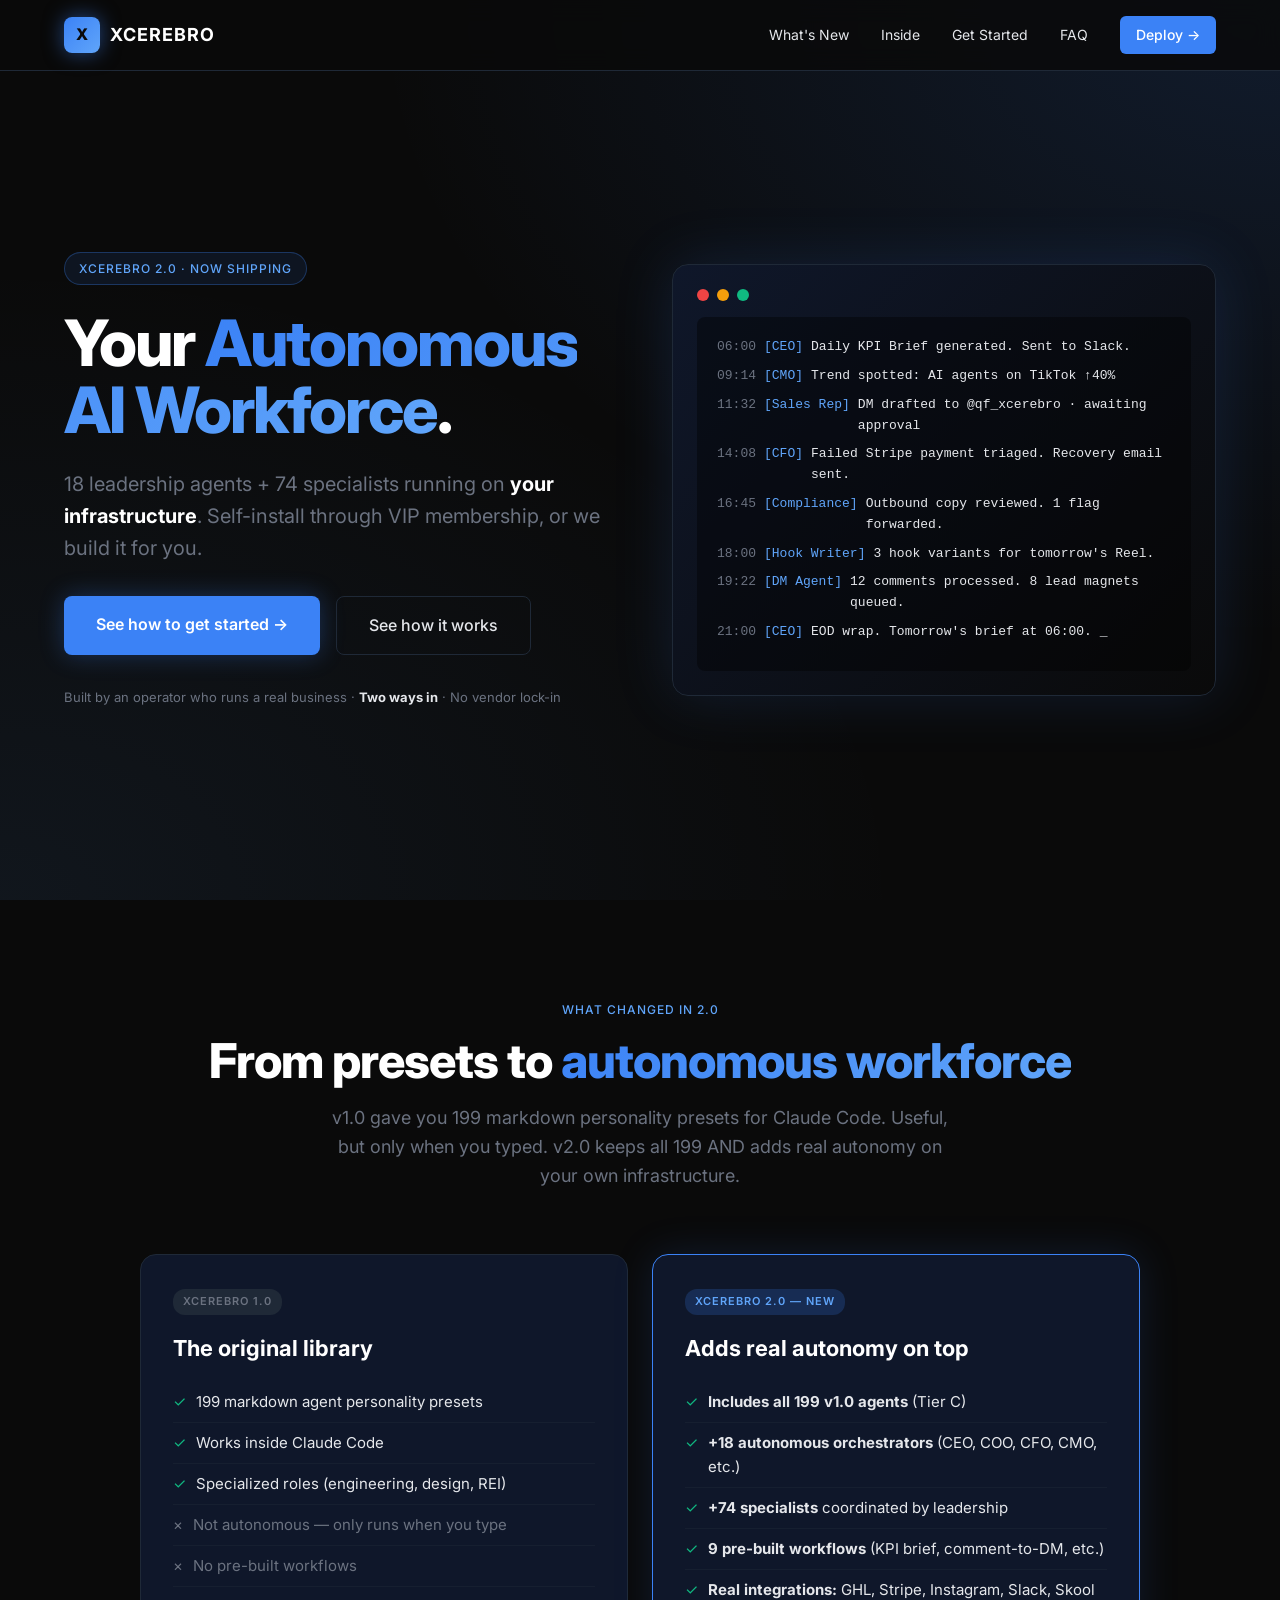
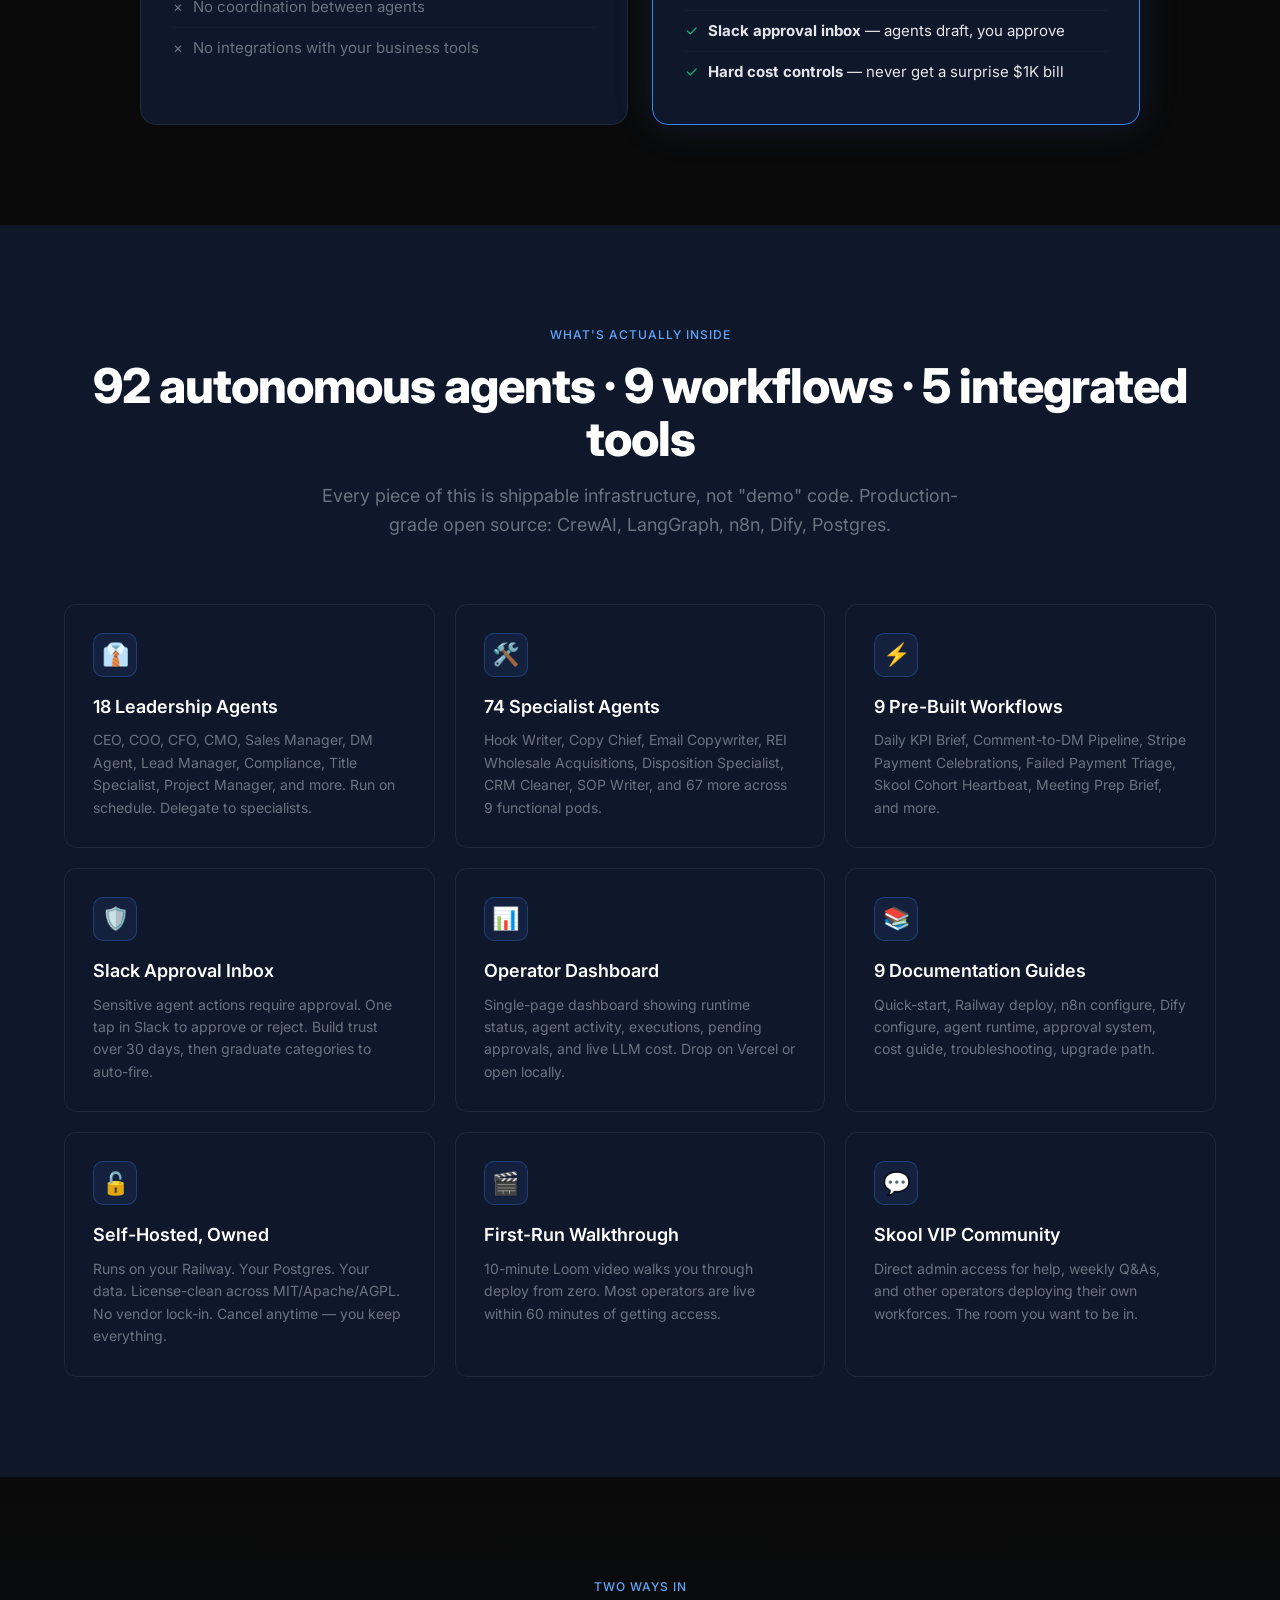
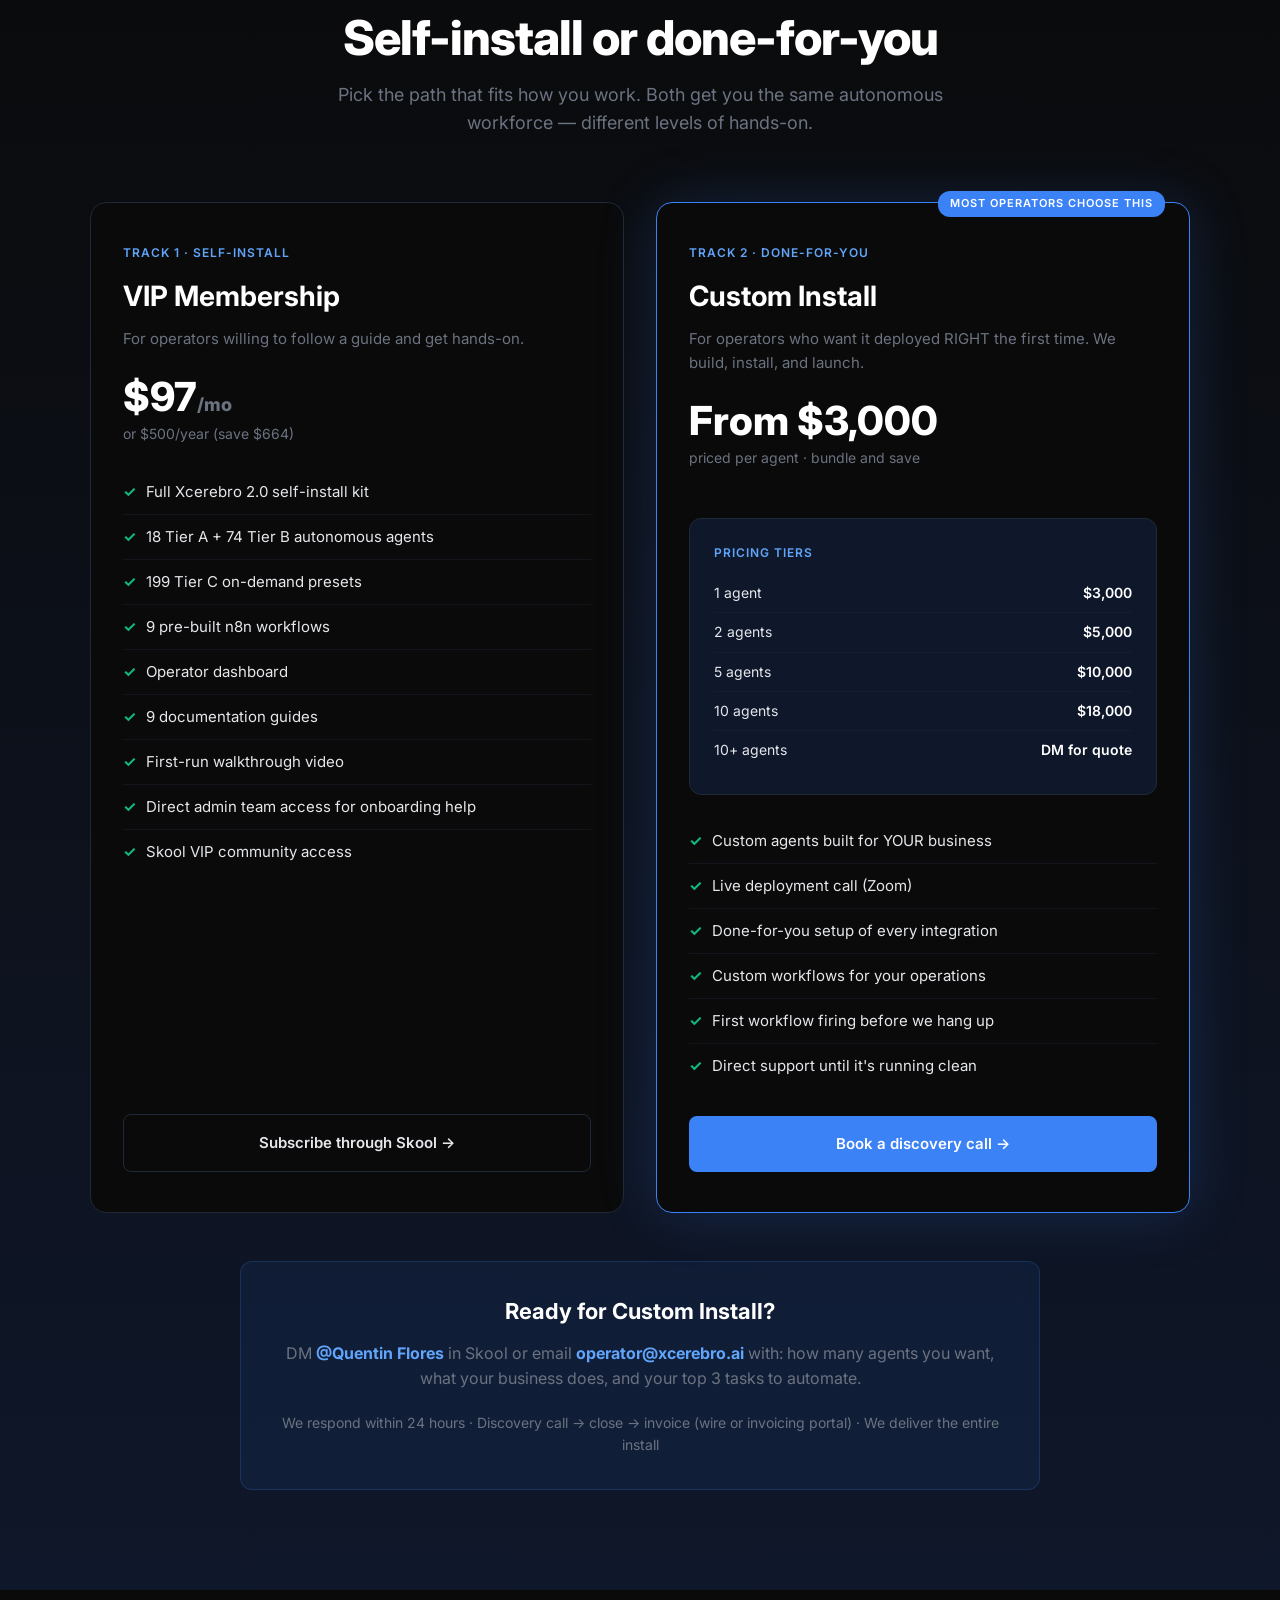
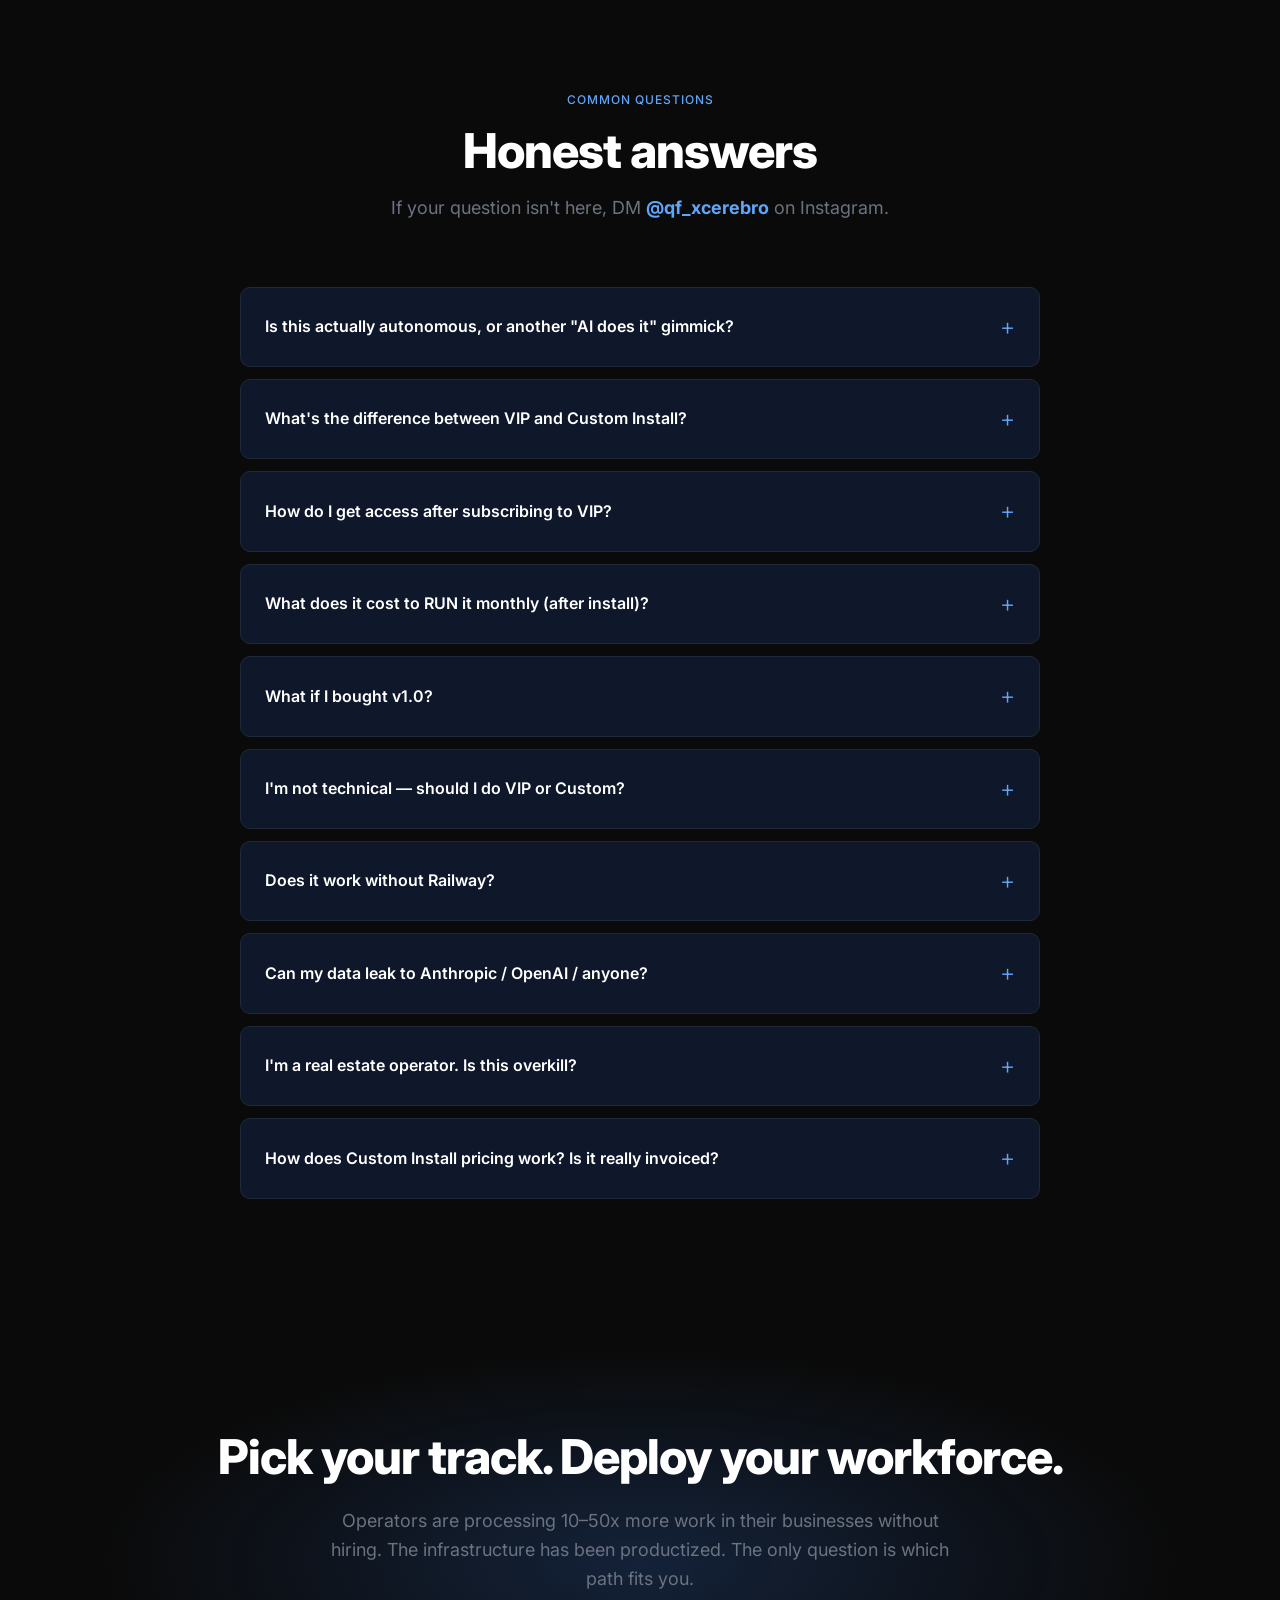
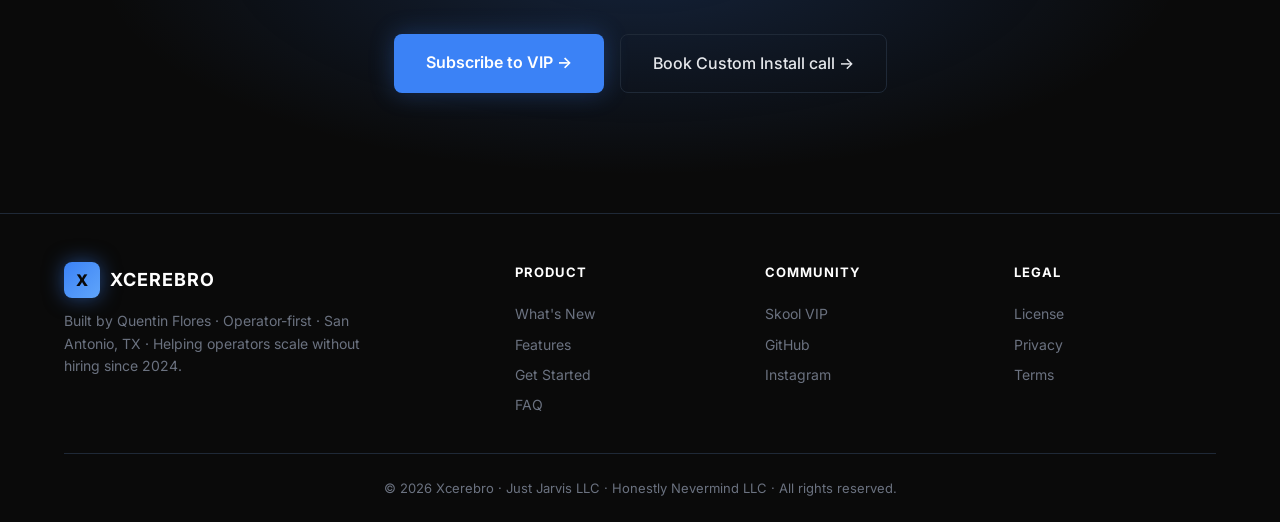
<file: docs/index.html>
<!DOCTYPE html>
<html lang="en">
<head>
<meta charset="UTF-8" />
<meta name="viewport" content="width=device-width, initial-scale=1.0" />
<title>Xcerebro — Your Autonomous AI Workforce</title>
<meta name="description" content="18 leadership agents + 74 specialists running on your infrastructure. Self-install through VIP membership or done-for-you custom builds." />
<meta property="og:title" content="Xcerebro — Your Autonomous AI Workforce" />
<meta property="og:description" content="18 leadership agents + 74 specialists. Self-install or done-for-you." />
<meta property="og:type" content="website" />
<meta property="og:url" content="https://xcerebro.ai" />
<link rel="preconnect" href="https://fonts.googleapis.com" />
<link rel="preconnect" href="https://fonts.gstatic.com" crossorigin />
<link href="https://fonts.googleapis.com/css2?family=Inter:wght@400;500;600;700;800&display=swap" rel="stylesheet" />
<style>
  * { box-sizing: border-box; margin: 0; padding: 0; }
  :root {
    --black: #0A0A0A;
    --midnight: #0F172A;
    --blue: #3B82F6;
    --light-blue: #60A5FA;
    --soft-gray: #E5E7EB;
    --dark-gray: #1F2937;
    --gray: #6B7280;
    --green: #10B981;
  }
  html { scroll-behavior: smooth; }
  body {
    font-family: 'Inter', -apple-system, BlinkMacSystemFont, sans-serif;
    background: var(--black);
    color: var(--soft-gray);
    line-height: 1.6;
    overflow-x: hidden;
  }
  .container { max-width: 1200px; margin: 0 auto; padding: 0 24px; }

  /* NAV */
  nav {
    position: fixed; top: 0; left: 0; right: 0; z-index: 100;
    background: rgba(10, 10, 10, 0.85);
    backdrop-filter: blur(12px);
    border-bottom: 1px solid var(--dark-gray);
    padding: 16px 0;
  }
  .nav-inner { display: flex; align-items: center; justify-content: space-between; }
  .brand { display: flex; align-items: center; gap: 10px; text-decoration: none; }
  .logo {
    width: 36px; height: 36px;
    background: linear-gradient(135deg, var(--blue), var(--light-blue));
    border-radius: 8px;
    display: flex; align-items: center; justify-content: center;
    font-weight: 800; color: var(--black);
    box-shadow: 0 0 20px rgba(59, 130, 246, 0.5);
  }
  .brand-name { font-size: 18px; font-weight: 700; color: white; letter-spacing: 1px; }
  .nav-links { display: flex; gap: 32px; align-items: center; }
  .nav-links a { color: var(--soft-gray); text-decoration: none; font-size: 14px; transition: color 0.15s; }
  .nav-links a:hover { color: var(--light-blue); }
  .nav-cta {
    background: var(--blue) !important;
    color: white !important;
    padding: 8px 16px;
    border-radius: 6px;
    font-weight: 500;
  }
  .nav-cta:hover { background: #2563EB !important; }

  /* HERO */
  .hero {
    min-height: 100vh;
    padding: 140px 0 80px;
    background:
      radial-gradient(ellipse at top right, rgba(59, 130, 246, 0.15), transparent 50%),
      radial-gradient(ellipse at bottom left, rgba(96, 165, 250, 0.08), transparent 50%),
      var(--black);
    display: flex;
    align-items: center;
  }
  .hero-grid { display: grid; grid-template-columns: 1fr 1fr; gap: 64px; align-items: center; }
  .hero-eyebrow {
    display: inline-block;
    background: rgba(59, 130, 246, 0.1);
    color: var(--light-blue);
    border: 1px solid rgba(59, 130, 246, 0.3);
    padding: 6px 14px;
    border-radius: 20px;
    font-size: 12px;
    font-weight: 500;
    letter-spacing: 1px;
    text-transform: uppercase;
    margin-bottom: 24px;
  }
  h1 {
    font-size: 64px;
    font-weight: 800;
    color: white;
    line-height: 1.05;
    letter-spacing: -2px;
    margin-bottom: 24px;
  }
  h1 .accent {
    background: linear-gradient(135deg, var(--blue), var(--light-blue));
    -webkit-background-clip: text;
    -webkit-text-fill-color: transparent;
    background-clip: text;
  }
  .hero-sub {
    font-size: 20px;
    color: var(--gray);
    margin-bottom: 32px;
    max-width: 540px;
  }
  .hero-cta-group { display: flex; gap: 16px; margin-bottom: 32px; flex-wrap: wrap; }
  .btn-primary {
    background: var(--blue);
    color: white;
    border: none;
    padding: 16px 32px;
    border-radius: 8px;
    font-size: 16px;
    font-weight: 600;
    cursor: pointer;
    text-decoration: none;
    display: inline-block;
    transition: all 0.2s;
    font-family: inherit;
    box-shadow: 0 0 24px rgba(59, 130, 246, 0.3);
  }
  .btn-primary:hover { background: #2563EB; transform: translateY(-1px); box-shadow: 0 0 32px rgba(59, 130, 246, 0.5); }
  .btn-secondary {
    background: transparent;
    color: var(--soft-gray);
    border: 1px solid var(--dark-gray);
    padding: 16px 32px;
    border-radius: 8px;
    font-size: 16px;
    font-weight: 500;
    cursor: pointer;
    text-decoration: none;
    display: inline-block;
    transition: all 0.2s;
    font-family: inherit;
  }
  .btn-secondary:hover { border-color: var(--blue); color: white; }
  .hero-trust { font-size: 13px; color: var(--gray); }
  .hero-trust strong { color: var(--soft-gray); }

  /* HERO VISUAL */
  .hero-visual {
    background: linear-gradient(135deg, var(--midnight), var(--black));
    border: 1px solid var(--dark-gray);
    border-radius: 16px;
    padding: 24px;
    box-shadow: 0 0 60px rgba(59, 130, 246, 0.15);
  }
  .terminal-bar { display: flex; gap: 8px; margin-bottom: 16px; }
  .terminal-dot { width: 12px; height: 12px; border-radius: 50%; background: var(--dark-gray); }
  .terminal-dot.red { background: #EF4444; }
  .terminal-dot.yellow { background: #F59E0B; }
  .terminal-dot.green { background: var(--green); }
  .terminal-content {
    background: rgba(0, 0, 0, 0.4);
    border-radius: 8px;
    padding: 20px;
    font-family: 'SF Mono', Monaco, monospace;
    font-size: 13px;
    line-height: 1.6;
  }
  .terminal-line { display: flex; gap: 8px; margin-bottom: 8px; }
  .terminal-time { color: var(--gray); flex-shrink: 0; }
  .terminal-agent { color: var(--light-blue); flex-shrink: 0; }
  .terminal-msg { color: var(--soft-gray); }
  .blink { animation: blink 1s steps(2) infinite; }
  @keyframes blink { 0%, 50% { opacity: 1; } 51%, 100% { opacity: 0; } }

  /* SECTION */
  section { padding: 100px 0; }
  .section-eyebrow {
    color: var(--light-blue);
    font-size: 12px;
    font-weight: 500;
    letter-spacing: 1px;
    text-transform: uppercase;
    margin-bottom: 16px;
    text-align: center;
  }
  h2 {
    font-size: 48px;
    font-weight: 800;
    color: white;
    line-height: 1.1;
    letter-spacing: -1px;
    margin-bottom: 16px;
    text-align: center;
  }
  .section-sub {
    font-size: 18px;
    color: var(--gray);
    text-align: center;
    max-width: 640px;
    margin: 0 auto 64px;
  }

  /* WHATS NEW */
  .compare-grid { display: grid; grid-template-columns: 1fr 1fr; gap: 24px; max-width: 1000px; margin: 0 auto; }
  .compare-card {
    background: var(--midnight);
    border: 1px solid var(--dark-gray);
    border-radius: 16px;
    padding: 32px;
  }
  .compare-card.highlight { border-color: var(--blue); box-shadow: 0 0 40px rgba(59, 130, 246, 0.15); }
  .compare-tag {
    display: inline-block;
    padding: 4px 10px;
    border-radius: 12px;
    font-size: 11px;
    font-weight: 600;
    text-transform: uppercase;
    letter-spacing: 1px;
    margin-bottom: 16px;
  }
  .compare-tag.old { background: var(--dark-gray); color: var(--gray); }
  .compare-tag.new { background: rgba(59, 130, 246, 0.2); color: var(--light-blue); }
  .compare-card h3 { color: white; font-size: 22px; margin-bottom: 16px; }
  .compare-list { list-style: none; }
  .compare-list li {
    padding: 8px 0;
    border-bottom: 1px solid rgba(31, 41, 55, 0.5);
    color: var(--soft-gray);
    font-size: 15px;
    display: flex;
    align-items: flex-start;
    gap: 10px;
  }
  .compare-list li:last-child { border-bottom: none; }
  .compare-list .check { color: var(--green); flex-shrink: 0; }
  .compare-list .x { color: var(--gray); flex-shrink: 0; }

  /* FEATURES */
  .features-grid { display: grid; grid-template-columns: repeat(auto-fit, minmax(280px, 1fr)); gap: 20px; }
  .feature-card {
    background: var(--midnight);
    border: 1px solid var(--dark-gray);
    border-radius: 12px;
    padding: 28px;
    transition: all 0.2s;
  }
  .feature-card:hover { border-color: var(--blue); transform: translateY(-2px); }
  .feature-icon {
    width: 44px; height: 44px;
    background: rgba(59, 130, 246, 0.1);
    border: 1px solid rgba(59, 130, 246, 0.3);
    border-radius: 10px;
    display: flex; align-items: center; justify-content: center;
    font-size: 22px;
    margin-bottom: 16px;
  }
  .feature-title { color: white; font-size: 18px; font-weight: 600; margin-bottom: 8px; }
  .feature-desc { color: var(--gray); font-size: 14px; }

  /* TWO TRACKS */
  .tracks { background: linear-gradient(180deg, var(--black), var(--midnight)); }
  .tracks-grid { display: grid; grid-template-columns: 1fr 1fr; gap: 32px; max-width: 1100px; margin: 0 auto; }
  .track-card {
    background: var(--black);
    border: 1px solid var(--dark-gray);
    border-radius: 16px;
    padding: 40px 32px;
    display: flex;
    flex-direction: column;
    position: relative;
  }
  .track-card.featured {
    border-color: var(--blue);
    box-shadow: 0 0 60px rgba(59, 130, 246, 0.2);
  }
  .track-badge {
    position: absolute;
    top: -12px;
    right: 24px;
    background: var(--blue);
    color: white;
    font-size: 11px;
    font-weight: 600;
    padding: 4px 12px;
    border-radius: 12px;
    text-transform: uppercase;
    letter-spacing: 1px;
  }
  .track-eyebrow {
    color: var(--light-blue);
    font-size: 12px;
    font-weight: 600;
    text-transform: uppercase;
    letter-spacing: 1px;
    margin-bottom: 12px;
  }
  .track-title { color: white; font-size: 28px; font-weight: 700; margin-bottom: 8px; }
  .track-tagline { color: var(--gray); font-size: 15px; margin-bottom: 24px; }
  .track-price { font-size: 40px; font-weight: 800; color: white; line-height: 1.1; margin-bottom: 4px; }
  .track-price-sub { color: var(--gray); font-size: 14px; margin-bottom: 24px; }
  .track-features { list-style: none; flex: 1; margin-bottom: 28px; }
  .track-features li {
    padding: 10px 0;
    color: var(--soft-gray);
    font-size: 15px;
    display: flex;
    align-items: flex-start;
    gap: 10px;
    border-bottom: 1px solid rgba(31, 41, 55, 0.4);
  }
  .track-features li:last-child { border-bottom: none; }
  .track-features .check { color: var(--green); font-weight: bold; flex-shrink: 0; }
  .track-cta {
    display: block;
    text-align: center;
    padding: 16px;
    border-radius: 8px;
    font-weight: 600;
    text-decoration: none;
    transition: all 0.2s;
    font-size: 15px;
  }
  .track-cta-primary { background: var(--blue); color: white; }
  .track-cta-primary:hover { background: #2563EB; }
  .track-cta-secondary {
    background: transparent;
    color: var(--soft-gray);
    border: 1px solid var(--dark-gray);
  }
  .track-cta-secondary:hover { border-color: var(--blue); color: white; }

  /* CUSTOM TIERS TABLE */
  .custom-tiers {
    background: var(--midnight);
    border: 1px solid var(--dark-gray);
    border-radius: 12px;
    padding: 24px;
    margin: 24px 0;
  }
  .custom-tiers-title {
    color: var(--light-blue);
    font-size: 12px;
    font-weight: 600;
    text-transform: uppercase;
    letter-spacing: 1px;
    margin-bottom: 12px;
  }
  .custom-tier-row {
    display: flex;
    justify-content: space-between;
    padding: 8px 0;
    border-bottom: 1px solid rgba(31, 41, 55, 0.4);
    font-size: 14px;
  }
  .custom-tier-row:last-child { border-bottom: none; }
  .custom-tier-agents { color: var(--soft-gray); }
  .custom-tier-price { color: white; font-weight: 600; }

  /* FAQ */
  .faq-list { max-width: 800px; margin: 0 auto; }
  details {
    background: var(--midnight);
    border: 1px solid var(--dark-gray);
    border-radius: 10px;
    padding: 20px 24px;
    margin-bottom: 12px;
    cursor: pointer;
    transition: all 0.15s;
  }
  details:hover { border-color: var(--blue); }
  details[open] { border-color: var(--blue); }
  summary {
    list-style: none;
    color: white;
    font-weight: 600;
    font-size: 16px;
    display: flex;
    justify-content: space-between;
    align-items: center;
  }
  summary::-webkit-details-marker { display: none; }
  summary::after {
    content: '+';
    color: var(--light-blue);
    font-size: 24px;
    font-weight: 300;
    transition: transform 0.2s;
  }
  details[open] summary::after { transform: rotate(45deg); }
  details p { margin-top: 16px; color: var(--gray); font-size: 15px; line-height: 1.6; }

  /* FINAL CTA */
  .final-cta {
    text-align: center;
    background:
      radial-gradient(ellipse at center, rgba(59, 130, 246, 0.2), transparent 60%),
      var(--black);
    padding: 120px 0;
  }
  .final-cta h2 { margin-bottom: 24px; }
  .final-cta .section-sub { margin-bottom: 40px; }
  .final-cta-group { display: flex; gap: 16px; justify-content: center; flex-wrap: wrap; }

  /* FOOTER */
  footer {
    background: var(--black);
    border-top: 1px solid var(--dark-gray);
    padding: 48px 0 24px;
  }
  .footer-grid { display: grid; grid-template-columns: 2fr 1fr 1fr 1fr; gap: 48px; margin-bottom: 32px; }
  .footer-brand { color: var(--gray); font-size: 14px; max-width: 320px; margin-top: 12px; }
  .footer-col h4 { color: white; font-size: 13px; text-transform: uppercase; letter-spacing: 1px; margin-bottom: 16px; }
  .footer-col a { display: block; color: var(--gray); text-decoration: none; font-size: 14px; padding: 4px 0; transition: color 0.15s; }
  .footer-col a:hover { color: var(--light-blue); }
  .footer-bottom {
    border-top: 1px solid var(--dark-gray);
    padding-top: 24px;
    text-align: center;
    color: var(--gray);
    font-size: 13px;
  }

  /* RESPONSIVE */
  @media (max-width: 900px) {
    .hero-grid, .compare-grid, .tracks-grid, .footer-grid { grid-template-columns: 1fr; gap: 32px; }
    h1 { font-size: 44px; }
    h2 { font-size: 32px; }
    .nav-links { gap: 16px; }
    .nav-links a:not(.nav-cta) { display: none; }
  }
  @media (max-width: 600px) {
    .hero { padding: 100px 0 60px; }
    h1 { font-size: 36px; }
    .hero-sub { font-size: 16px; }
    section { padding: 60px 0; }
  }
</style>
</head>
<body>

<nav>
  <div class="container nav-inner">
    <a href="#" class="brand">
      <div class="logo">X</div>
      <div class="brand-name">XCEREBRO</div>
    </a>
    <div class="nav-links">
      <a href="#whats-new">What's New</a>
      <a href="#inside">Inside</a>
      <a href="#tracks">Get Started</a>
      <a href="#faq">FAQ</a>
      <a href="#tracks" class="nav-cta">Deploy →</a>
    </div>
  </div>
</nav>

<section class="hero">
  <div class="container hero-grid">
    <div>
      <span class="hero-eyebrow">Xcerebro 2.0 · Now Shipping</span>
      <h1>Your <span class="accent">Autonomous AI Workforce</span>.</h1>
      <p class="hero-sub">
        18 leadership agents + 74 specialists running on <strong style="color: white;">your infrastructure</strong>. Self-install through VIP membership, or we build it for you.
      </p>
      <div class="hero-cta-group">
        <a href="#tracks" class="btn-primary">See how to get started →</a>
        <a href="#whats-new" class="btn-secondary">See how it works</a>
      </div>
      <p class="hero-trust">
        Built by an operator who runs a real business · <strong>Two ways in</strong> · No vendor lock-in
      </p>
    </div>
    <div class="hero-visual">
      <div class="terminal-bar">
        <div class="terminal-dot red"></div>
        <div class="terminal-dot yellow"></div>
        <div class="terminal-dot green"></div>
      </div>
      <div class="terminal-content">
        <div class="terminal-line"><span class="terminal-time">06:00</span><span class="terminal-agent">[CEO]</span><span class="terminal-msg">Daily KPI Brief generated. Sent to Slack.</span></div>
        <div class="terminal-line"><span class="terminal-time">09:14</span><span class="terminal-agent">[CMO]</span><span class="terminal-msg">Trend spotted: AI agents on TikTok ↑40%</span></div>
        <div class="terminal-line"><span class="terminal-time">11:32</span><span class="terminal-agent">[Sales Rep]</span><span class="terminal-msg">DM drafted to @qf_xcerebro · awaiting approval</span></div>
        <div class="terminal-line"><span class="terminal-time">14:08</span><span class="terminal-agent">[CFO]</span><span class="terminal-msg">Failed Stripe payment triaged. Recovery email sent.</span></div>
        <div class="terminal-line"><span class="terminal-time">16:45</span><span class="terminal-agent">[Compliance]</span><span class="terminal-msg">Outbound copy reviewed. 1 flag forwarded.</span></div>
        <div class="terminal-line"><span class="terminal-time">18:00</span><span class="terminal-agent">[Hook Writer]</span><span class="terminal-msg">3 hook variants for tomorrow's Reel.</span></div>
        <div class="terminal-line"><span class="terminal-time">19:22</span><span class="terminal-agent">[DM Agent]</span><span class="terminal-msg">12 comments processed. 8 lead magnets queued.</span></div>
        <div class="terminal-line"><span class="terminal-time">21:00</span><span class="terminal-agent">[CEO]</span><span class="terminal-msg">EOD wrap. Tomorrow's brief at 06:00. <span class="blink">_</span></span></div>
      </div>
    </div>
  </div>
</section>

<section id="whats-new">
  <div class="container">
    <p class="section-eyebrow">What changed in 2.0</p>
    <h2>From presets to <span style="background: linear-gradient(135deg, var(--blue), var(--light-blue)); -webkit-background-clip: text; -webkit-text-fill-color: transparent; background-clip: text;">autonomous workforce</span></h2>
    <p class="section-sub">v1.0 gave you 199 markdown personality presets for Claude Code. Useful, but only when you typed. v2.0 keeps all 199 AND adds real autonomy on your own infrastructure.</p>

    <div class="compare-grid">
      <div class="compare-card">
        <span class="compare-tag old">Xcerebro 1.0</span>
        <h3>The original library</h3>
        <ul class="compare-list">
          <li><span class="check">✓</span><span>199 markdown agent personality presets</span></li>
          <li><span class="check">✓</span><span>Works inside Claude Code</span></li>
          <li><span class="check">✓</span><span>Specialized roles (engineering, design, REI)</span></li>
          <li><span class="x">×</span><span style="color: var(--gray);">Not autonomous — only runs when you type</span></li>
          <li><span class="x">×</span><span style="color: var(--gray);">No pre-built workflows</span></li>
          <li><span class="x">×</span><span style="color: var(--gray);">No coordination between agents</span></li>
          <li><span class="x">×</span><span style="color: var(--gray);">No integrations with your business tools</span></li>
        </ul>
      </div>
      <div class="compare-card highlight">
        <span class="compare-tag new">Xcerebro 2.0 — New</span>
        <h3>Adds real autonomy on top</h3>
        <ul class="compare-list">
          <li><span class="check">✓</span><span><strong>Includes all 199 v1.0 agents</strong> (Tier C)</span></li>
          <li><span class="check">✓</span><span><strong>+18 autonomous orchestrators</strong> (CEO, COO, CFO, CMO, etc.)</span></li>
          <li><span class="check">✓</span><span><strong>+74 specialists</strong> coordinated by leadership</span></li>
          <li><span class="check">✓</span><span><strong>9 pre-built workflows</strong> (KPI brief, comment-to-DM, etc.)</span></li>
          <li><span class="check">✓</span><span><strong>Real integrations:</strong> GHL, Stripe, Instagram, Slack, Skool</span></li>
          <li><span class="check">✓</span><span><strong>Slack approval inbox</strong> — agents draft, you approve</span></li>
          <li><span class="check">✓</span><span><strong>Hard cost controls</strong> — never get a surprise $1K bill</span></li>
        </ul>
      </div>
    </div>
  </div>
</section>

<section id="inside" style="background: var(--midnight);">
  <div class="container">
    <p class="section-eyebrow">What's actually inside</p>
    <h2>92 autonomous agents · 9 workflows · 5 integrated tools</h2>
    <p class="section-sub">Every piece of this is shippable infrastructure, not "demo" code. Production-grade open source: CrewAI, LangGraph, n8n, Dify, Postgres.</p>

    <div class="features-grid">
      <div class="feature-card">
        <div class="feature-icon">👔</div>
        <div class="feature-title">18 Leadership Agents</div>
        <div class="feature-desc">CEO, COO, CFO, CMO, Sales Manager, DM Agent, Lead Manager, Compliance, Title Specialist, Project Manager, and more. Run on schedule. Delegate to specialists.</div>
      </div>
      <div class="feature-card">
        <div class="feature-icon">🛠️</div>
        <div class="feature-title">74 Specialist Agents</div>
        <div class="feature-desc">Hook Writer, Copy Chief, Email Copywriter, REI Wholesale Acquisitions, Disposition Specialist, CRM Cleaner, SOP Writer, and 67 more across 9 functional pods.</div>
      </div>
      <div class="feature-card">
        <div class="feature-icon">⚡</div>
        <div class="feature-title">9 Pre-Built Workflows</div>
        <div class="feature-desc">Daily KPI Brief, Comment-to-DM Pipeline, Stripe Payment Celebrations, Failed Payment Triage, Skool Cohort Heartbeat, Meeting Prep Brief, and more.</div>
      </div>
      <div class="feature-card">
        <div class="feature-icon">🛡️</div>
        <div class="feature-title">Slack Approval Inbox</div>
        <div class="feature-desc">Sensitive agent actions require approval. One tap in Slack to approve or reject. Build trust over 30 days, then graduate categories to auto-fire.</div>
      </div>
      <div class="feature-card">
        <div class="feature-icon">📊</div>
        <div class="feature-title">Operator Dashboard</div>
        <div class="feature-desc">Single-page dashboard showing runtime status, agent activity, executions, pending approvals, and live LLM cost. Drop on Vercel or open locally.</div>
      </div>
      <div class="feature-card">
        <div class="feature-icon">📚</div>
        <div class="feature-title">9 Documentation Guides</div>
        <div class="feature-desc">Quick-start, Railway deploy, n8n configure, Dify configure, agent runtime, approval system, cost guide, troubleshooting, upgrade path.</div>
      </div>
      <div class="feature-card">
        <div class="feature-icon">🔓</div>
        <div class="feature-title">Self-Hosted, Owned</div>
        <div class="feature-desc">Runs on your Railway. Your Postgres. Your data. License-clean across MIT/Apache/AGPL. No vendor lock-in. Cancel anytime — you keep everything.</div>
      </div>
      <div class="feature-card">
        <div class="feature-icon">🎬</div>
        <div class="feature-title">First-Run Walkthrough</div>
        <div class="feature-desc">10-minute Loom video walks you through deploy from zero. Most operators are live within 60 minutes of getting access.</div>
      </div>
      <div class="feature-card">
        <div class="feature-icon">💬</div>
        <div class="feature-title">Skool VIP Community</div>
        <div class="feature-desc">Direct admin access for help, weekly Q&As, and other operators deploying their own workforces. The room you want to be in.</div>
      </div>
    </div>
  </div>
</section>

<section id="tracks" class="tracks">
  <div class="container">
    <p class="section-eyebrow">Two ways in</p>
    <h2>Self-install or done-for-you</h2>
    <p class="section-sub">Pick the path that fits how you work. Both get you the same autonomous workforce — different levels of hands-on.</p>

    <div class="tracks-grid">

      <!-- TRACK 1: VIP -->
      <div class="track-card">
        <div class="track-eyebrow">Track 1 · Self-Install</div>
        <div class="track-title">VIP Membership</div>
        <p class="track-tagline">For operators willing to follow a guide and get hands-on.</p>
        <div class="track-price">$97<span style="font-size: 18px; color: var(--gray);">/mo</span></div>
        <div class="track-price-sub">or $500/year (save $664)</div>
        <ul class="track-features">
          <li><span class="check">✓</span> Full Xcerebro 2.0 self-install kit</li>
          <li><span class="check">✓</span> 18 Tier A + 74 Tier B autonomous agents</li>
          <li><span class="check">✓</span> 199 Tier C on-demand presets</li>
          <li><span class="check">✓</span> 9 pre-built n8n workflows</li>
          <li><span class="check">✓</span> Operator dashboard</li>
          <li><span class="check">✓</span> 9 documentation guides</li>
          <li><span class="check">✓</span> First-run walkthrough video</li>
          <li><span class="check">✓</span> Direct admin team access for onboarding help</li>
          <li><span class="check">✓</span> Skool VIP community access</li>
        </ul>
        <a href="https://skool.com/aicheatcodes" target="_blank" class="track-cta track-cta-secondary">Subscribe through Skool →</a>
      </div>

      <!-- TRACK 2: Custom -->
      <div class="track-card featured">
        <div class="track-badge">Most operators choose this</div>
        <div class="track-eyebrow">Track 2 · Done-For-You</div>
        <div class="track-title">Custom Install</div>
        <p class="track-tagline">For operators who want it deployed RIGHT the first time. We build, install, and launch.</p>
        <div class="track-price">From $3,000</div>
        <div class="track-price-sub">priced per agent · bundle and save</div>

        <div class="custom-tiers">
          <div class="custom-tiers-title">Pricing tiers</div>
          <div class="custom-tier-row">
            <span class="custom-tier-agents">1 agent</span>
            <span class="custom-tier-price">$3,000</span>
          </div>
          <div class="custom-tier-row">
            <span class="custom-tier-agents">2 agents</span>
            <span class="custom-tier-price">$5,000</span>
          </div>
          <div class="custom-tier-row">
            <span class="custom-tier-agents">5 agents</span>
            <span class="custom-tier-price">$10,000</span>
          </div>
          <div class="custom-tier-row">
            <span class="custom-tier-agents">10 agents</span>
            <span class="custom-tier-price">$18,000</span>
          </div>
          <div class="custom-tier-row">
            <span class="custom-tier-agents">10+ agents</span>
            <span class="custom-tier-price">DM for quote</span>
          </div>
        </div>

        <ul class="track-features">
          <li><span class="check">✓</span> Custom agents built for YOUR business</li>
          <li><span class="check">✓</span> Live deployment call (Zoom)</li>
          <li><span class="check">✓</span> Done-for-you setup of every integration</li>
          <li><span class="check">✓</span> Custom workflows for your operations</li>
          <li><span class="check">✓</span> First workflow firing before we hang up</li>
          <li><span class="check">✓</span> Direct support until it's running clean</li>
        </ul>
        <a href="#custom-contact" class="track-cta track-cta-primary">Book a discovery call →</a>
      </div>

    </div>

    <div id="custom-contact" style="text-align: center; margin-top: 48px; padding: 32px; background: rgba(59, 130, 246, 0.08); border: 1px solid rgba(59, 130, 246, 0.2); border-radius: 12px; max-width: 800px; margin-left: auto; margin-right: auto;">
      <h3 style="color: white; margin-bottom: 12px; font-size: 22px;">Ready for Custom Install?</h3>
      <p style="color: var(--gray); margin-bottom: 20px;">DM <strong style="color: var(--light-blue);">@Quentin Flores</strong> in Skool or email <strong style="color: var(--light-blue);">operator@xcerebro.ai</strong> with: how many agents you want, what your business does, and your top 3 tasks to automate.</p>
      <p style="color: var(--gray); font-size: 14px;">We respond within 24 hours · Discovery call → close → invoice (wire or invoicing portal) · We deliver the entire install</p>
    </div>

  </div>
</section>

<section id="faq">
  <div class="container">
    <p class="section-eyebrow">Common questions</p>
    <h2>Honest answers</h2>
    <p class="section-sub">If your question isn't here, DM <strong style="color: var(--light-blue);">@qf_xcerebro</strong> on Instagram.</p>

    <div class="faq-list">
      <details>
        <summary>Is this actually autonomous, or another "AI does it" gimmick?</summary>
        <p>It's actually autonomous. The Tier A leadership agents run on schedule (cron) via n8n, not when you type. They delegate to Tier B specialists. Outputs go to Slack for your approval initially — once you trust a category, you graduate it to auto-fire. The Tier C library (199 markdown presets from v1.0) is the only "type-to-run" component, and that's been intentional since v1.0.</p>
      </details>
      <details>
        <summary>What's the difference between VIP and Custom Install?</summary>
        <p>VIP ($97/mo or $500/yr through Skool) gets you the self-install kit. You follow the guides and deploy it yourself with admin team support. Custom Install ($3K+) is done-for-you — we build, install, configure, and launch your entire system. VIP is for operators willing to get hands-on. Custom is for operators who want it done right without touching a terminal.</p>
      </details>
      <details>
        <summary>How do I get access after subscribing to VIP?</summary>
        <p>Subscribe through Skool, then DM @Quentin Flores or any admin tagged "Admin" in the AI Cheat Codes community. Within 24 hours, an admin will share access to the install kit, guides, and walkthrough video.</p>
      </details>
      <details>
        <summary>What does it cost to RUN it monthly (after install)?</summary>
        <p>~$65–$285/month total infrastructure. Breakdown: Railway hosting ~$20–80/mo (depends on traffic), Postgres ~$10/mo, LLM costs ~$30–200/mo (depends on how active your agents are — Anthropic or OpenAI). You pay these directly to those vendors. There are no recurring Xcerebro fees beyond your VIP subscription if you choose that path.</p>
      </details>
      <details>
        <summary>What if I bought v1.0?</summary>
        <p>DM @qf_xcerebro with your purchase email. v1.0 buyers get discounted entry into VIP. The original 199 agents are included in v2.0 as Tier C — you don't lose anything, you gain the autonomous layer on top.</p>
      </details>
      <details>
        <summary>I'm not technical — should I do VIP or Custom?</summary>
        <p>Custom Install is built for you. We deploy and you don't touch a terminal. VIP requires you to follow guides, copy API keys, and click through Railway. If you're comfortable with that, VIP saves money. If you're not, Custom Install pays for itself in time saved.</p>
      </details>
      <details>
        <summary>Does it work without Railway?</summary>
        <p>Yes. Docker Compose is included. You can deploy on Hetzner, DigitalOcean, AWS, Vultr, or any VPS. Railway is recommended because it's the fastest path (~30 minutes vs ~2 hours).</p>
      </details>
      <details>
        <summary>Can my data leak to Anthropic / OpenAI / anyone?</summary>
        <p>Your data goes to whichever LLM provider you configure (Anthropic by default). Anthropic's API does not train on data from API calls. All operational data (CRM, customer records, financials) stays in your own Postgres on your own Railway. No Xcerebro server in the loop. We literally don't have access to your data.</p>
      </details>
      <details>
        <summary>I'm a real estate operator. Is this overkill?</summary>
        <p>It's the opposite — Xcerebro was built by an active wholesaler. The REI pod (10 specialist agents) covers wholesale acquisitions, dispo, subject-to, creative finance, cold-call QA, market comps, rehab estimates, foreclosure tracking, title research, and REI marketing. If you're doing 5+ deals/year, this earns its cost in 1–2 months of saved manual work.</p>
      </details>
      <details>
        <summary>How does Custom Install pricing work? Is it really invoiced?</summary>
        <p>Yes. After our discovery call, we agree on scope and price (1 agent = $3K, 5 = $10K, etc.). You get an invoice via wire transfer or invoicing portal — no Stripe checkout, no recurring billing. Pay the deposit, build kicks off. Pay the balance on completion. Clean and simple.</p>
      </details>
    </div>
  </div>
</section>

<section class="final-cta">
  <div class="container">
    <h2>Pick your track. Deploy your workforce.</h2>
    <p class="section-sub">Operators are processing 10–50x more work in their businesses without hiring. The infrastructure has been productized. The only question is which path fits you.</p>
    <div class="final-cta-group">
      <a href="https://skool.com/aicheatcodes" target="_blank" class="btn-primary">Subscribe to VIP →</a>
      <a href="#custom-contact" class="btn-secondary">Book Custom Install call →</a>
    </div>
  </div>
</section>

<footer>
  <div class="container">
    <div class="footer-grid">
      <div>
        <a href="#" class="brand">
          <div class="logo">X</div>
          <div class="brand-name">XCEREBRO</div>
        </a>
        <p class="footer-brand">
          Built by Quentin Flores · Operator-first · San Antonio, TX · Helping operators scale without hiring since 2024.
        </p>
      </div>
      <div class="footer-col">
        <h4>Product</h4>
        <a href="#whats-new">What's New</a>
        <a href="#inside">Features</a>
        <a href="#tracks">Get Started</a>
        <a href="#faq">FAQ</a>
      </div>
      <div class="footer-col">
        <h4>Community</h4>
        <a href="https://skool.com/aicheatcodes" target="_blank">Skool VIP</a>
        <a href="https://github.com/xcerebroai" target="_blank">GitHub</a>
        <a href="https://instagram.com/qf_xcerebro" target="_blank">Instagram</a>
      </div>
      <div class="footer-col">
        <h4>Legal</h4>
        <a href="/license.html">License</a>
        <a href="/privacy.html">Privacy</a>
        <a href="/terms.html">Terms</a>
      </div>
    </div>
    <div class="footer-bottom">
      © 2026 Xcerebro · Just Jarvis LLC · Honestly Nevermind LLC · All rights reserved.
    </div>
  </div>
</footer>

</body>
</html>
</file>
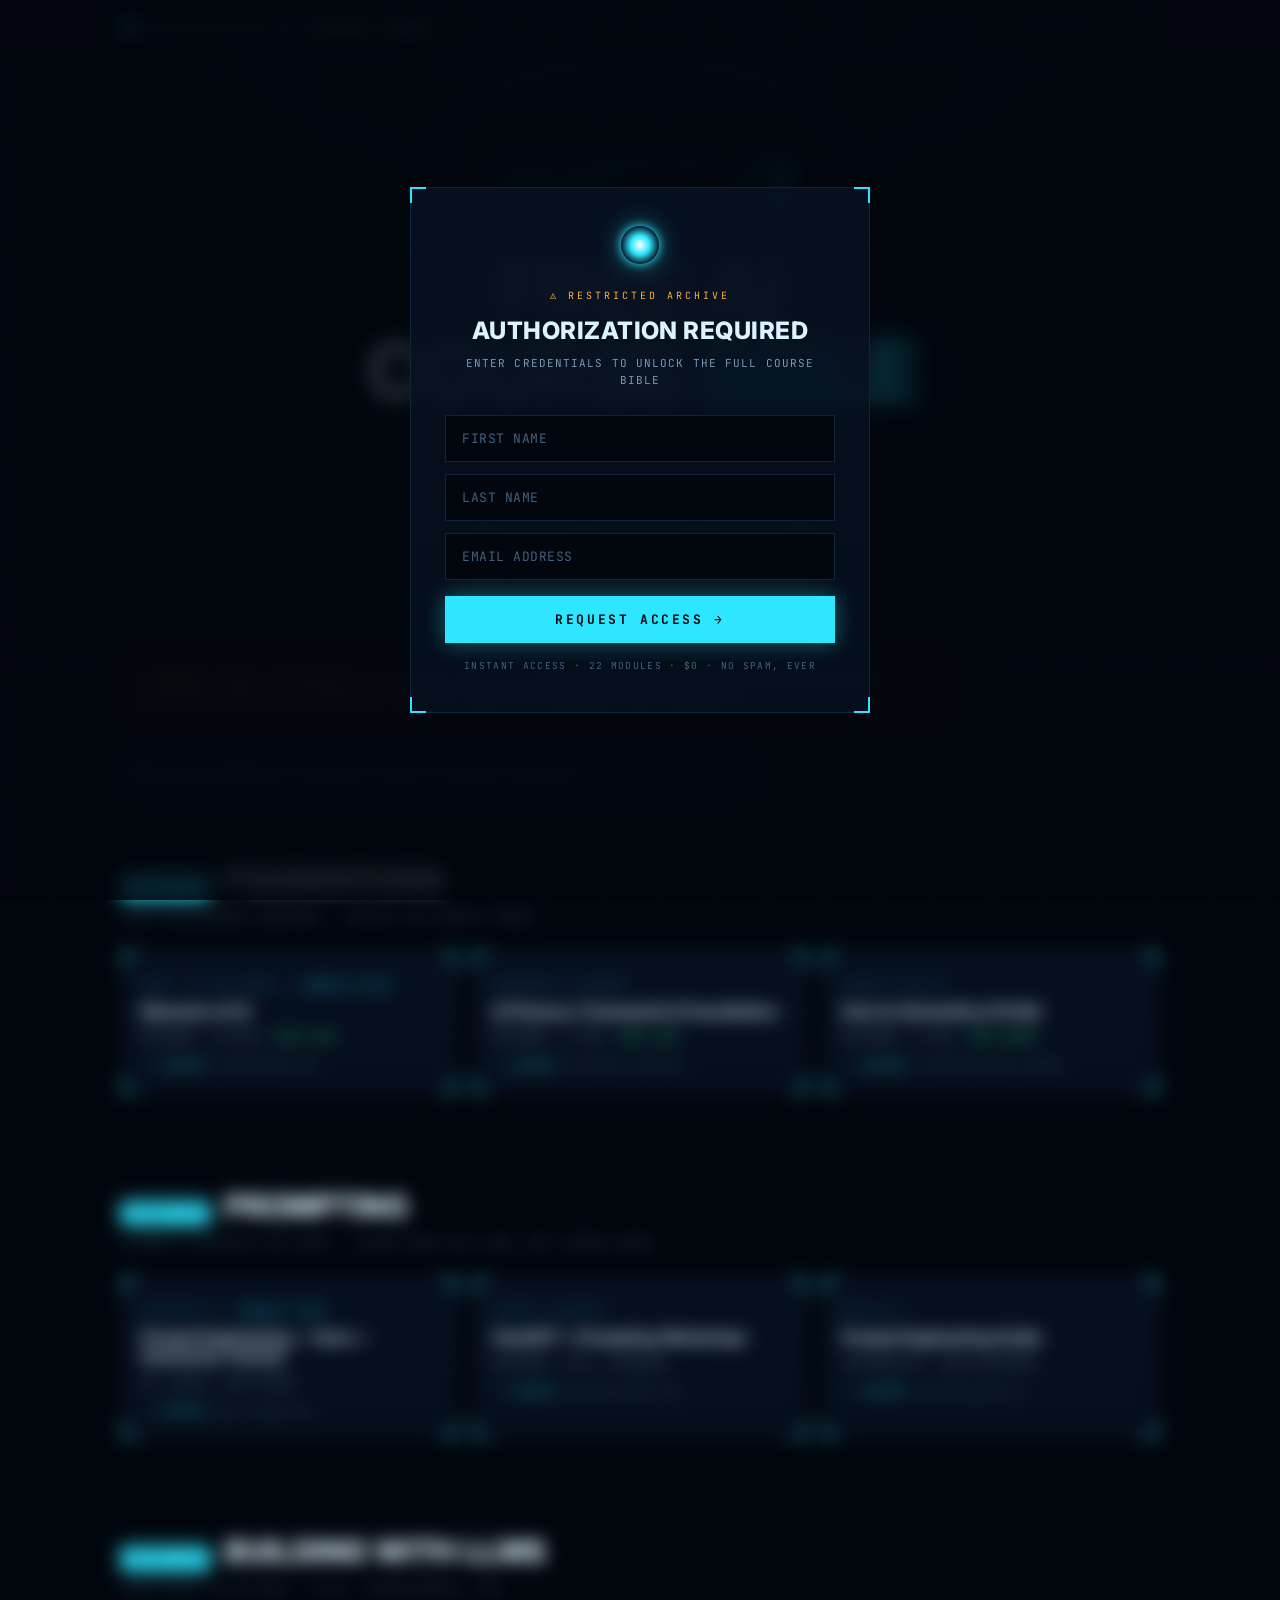
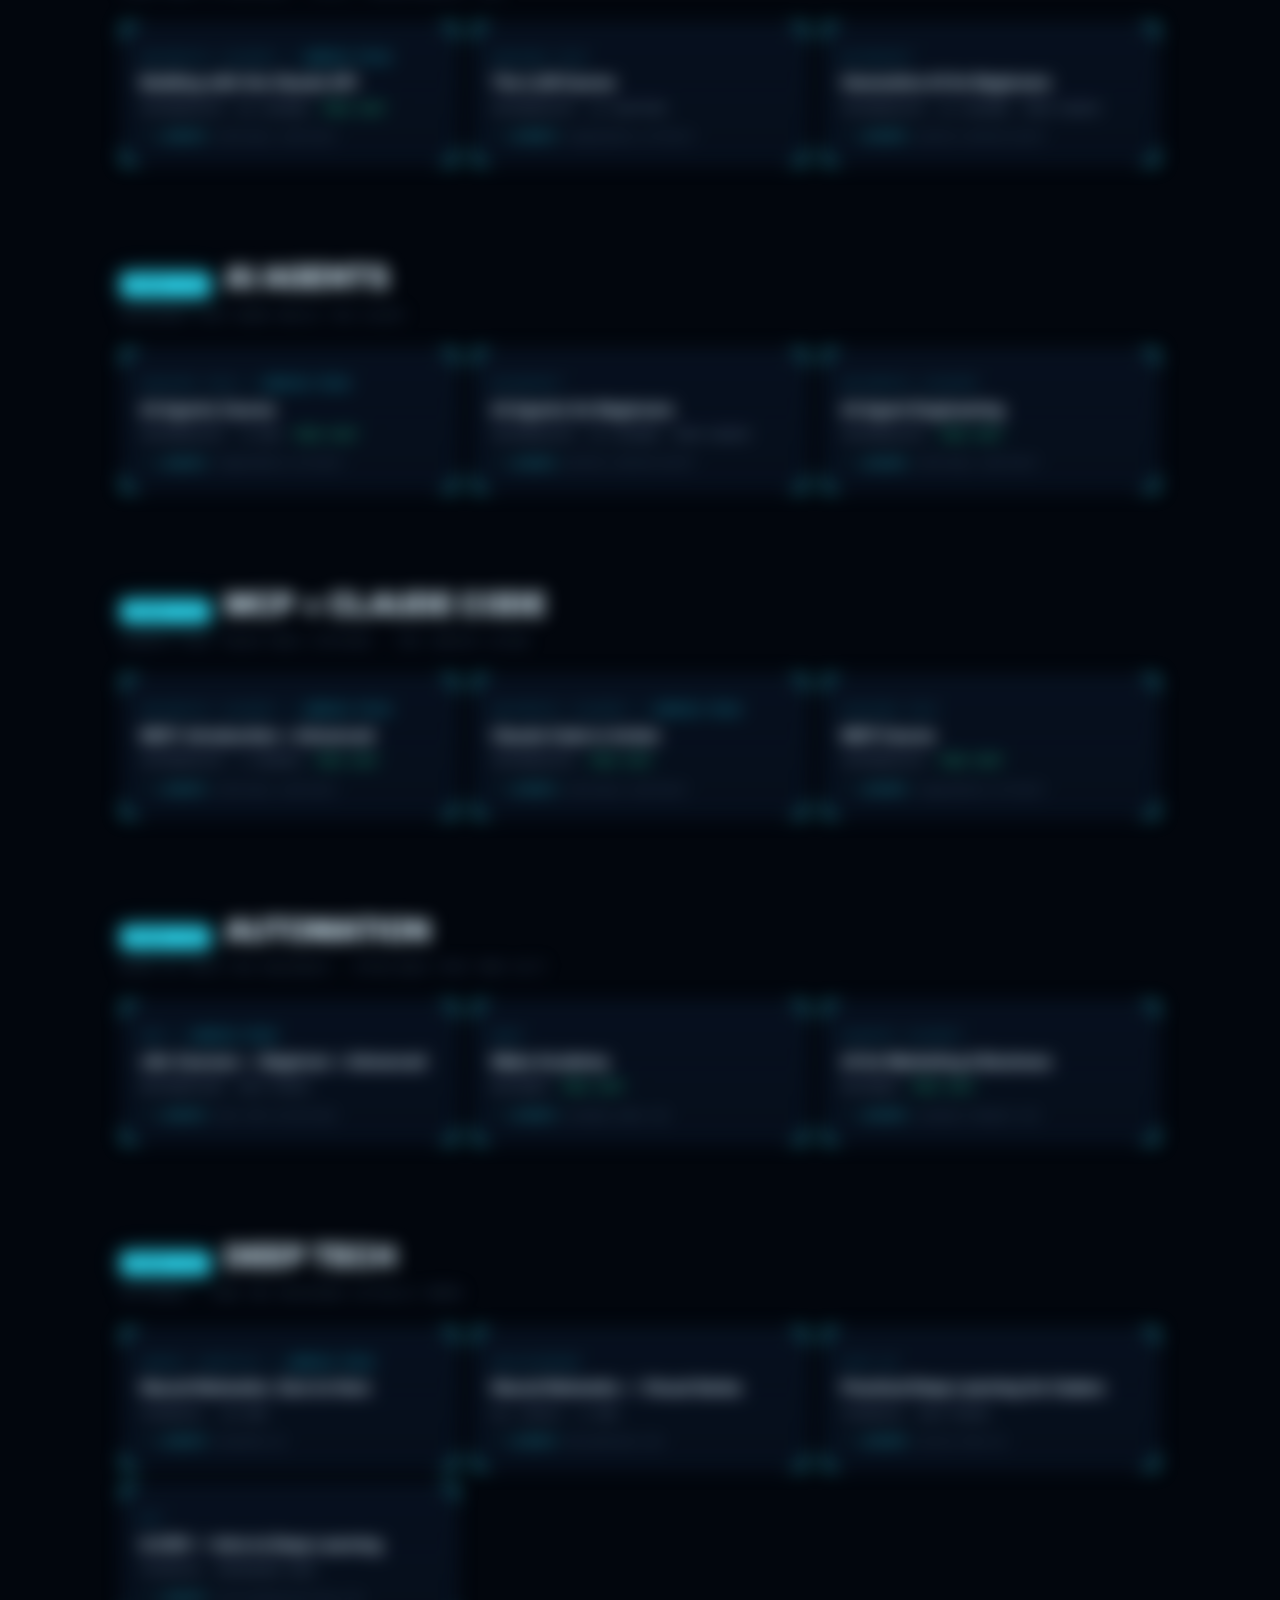
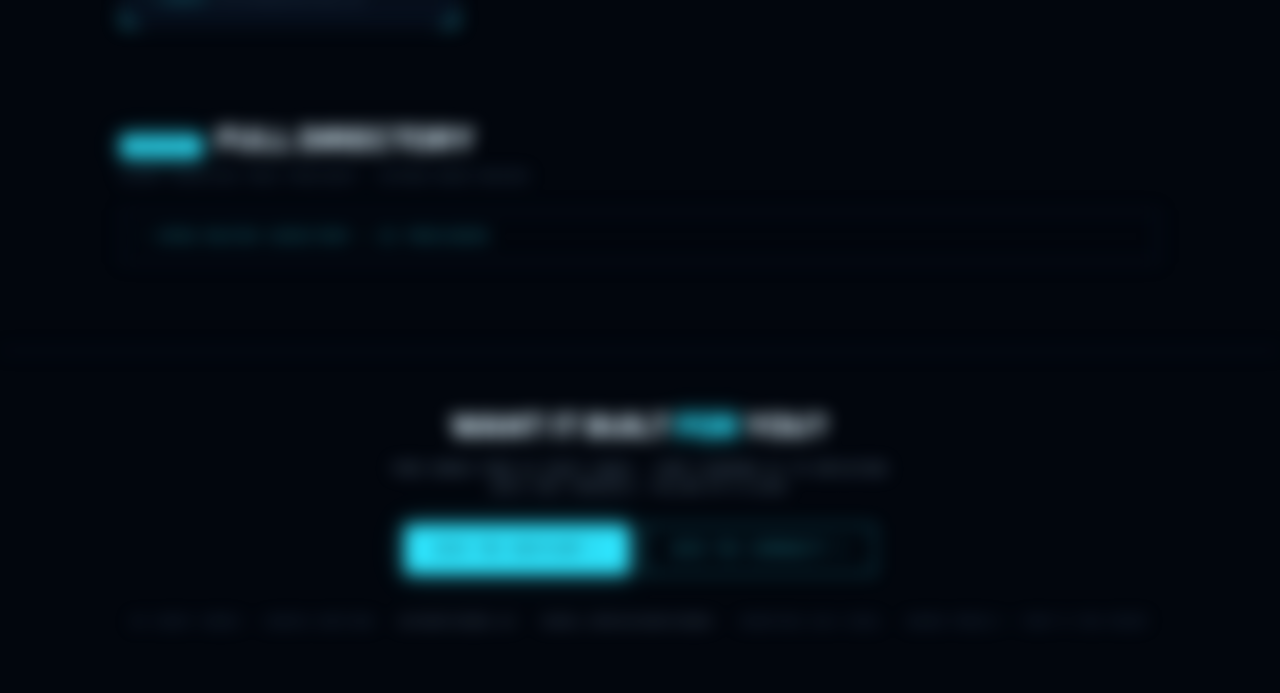
<file: docs/aicoursebible/index.html>
<!DOCTYPE html>
<html lang="en">
<head>
<meta charset="UTF-8">
<meta name="viewport" content="width=device-width, initial-scale=1.0">
<title>JARVIS // The Free AI Course Bible</title>
<meta name="description" content="Every free AI course worth taking, verified July 2026. Sequenced from zero to autonomous agents.">
<link rel="preconnect" href="https://fonts.googleapis.com">
<link rel="preconnect" href="https://fonts.gstatic.com" crossorigin>
<link href="https://fonts.googleapis.com/css2?family=Inter:wght@500;700;800&family=JetBrains+Mono:wght@400;500;700&display=swap" rel="stylesheet">
<style>
:root{
  --void:#02060D;
  --panel:#071120;
  --line:#102440;
  --cyan:#2EE6FF;
  --cyan-dim:#1595B0;
  --ice:#DCF3FF;
  --dim:#7C97B4;
  --faint:#44607F;
  --amber:#F5B040;
  --cert:#3AE8A4;
}
*{margin:0;padding:0;box-sizing:border-box}
html{scroll-behavior:smooth;scroll-padding-top:70px}
body{background:var(--void);color:var(--ice);font-family:'JetBrains Mono',monospace;line-height:1.55;-webkit-font-smoothing:antialiased;overflow-x:hidden}
::selection{background:rgba(46,230,255,.3)}
a{color:var(--cyan);text-decoration:none}
.sans{font-family:'Inter',sans-serif}

/* ── atmosphere: grid + scanlines + vignette ── */
body::before{content:"";position:fixed;inset:0;z-index:0;pointer-events:none;
  background:
    radial-gradient(ellipse 70% 45% at 50% 0%, rgba(46,230,255,.07), transparent 65%),
    repeating-linear-gradient(0deg, transparent 0 54px, rgba(46,230,255,.03) 54px 55px),
    repeating-linear-gradient(90deg, transparent 0 54px, rgba(46,230,255,.03) 54px 55px);}
body::after{content:"";position:fixed;inset:0;z-index:60;pointer-events:none;
  background:repeating-linear-gradient(0deg, rgba(0,0,0,.11) 0 1px, transparent 1px 3px);
  mix-blend-mode:multiply}
.wrap{position:relative;z-index:1;max-width:1080px;margin:0 auto;padding:0 22px}

/* ── nav ── */
nav{position:sticky;top:0;z-index:50;background:rgba(2,6,13,.88);backdrop-filter:blur(10px);border-bottom:1px solid var(--line)}
.nav-inner{max-width:1080px;margin:0 auto;padding:13px 22px;display:flex;align-items:center;gap:18px}
.logo{font-size:13px;font-weight:700;letter-spacing:.22em;white-space:nowrap}
.logo b{color:var(--cyan);text-shadow:0 0 12px rgba(46,230,255,.8)}
.reactor-mini{display:inline-block;width:13px;height:13px;border-radius:50%;margin-right:10px;vertical-align:-2px;
  background:radial-gradient(circle, #fff 0%, var(--cyan) 35%, transparent 72%);
  box-shadow:0 0 10px var(--cyan), 0 0 26px rgba(46,230,255,.5);animation:breathe 2.6s ease-in-out infinite}
@keyframes breathe{0%,100%{opacity:1;transform:scale(1)}50%{opacity:.55;transform:scale(.86)}}
.nav-links{display:flex;gap:2px;margin-left:auto;overflow-x:auto;scrollbar-width:none}
.nav-links::-webkit-scrollbar{display:none}
.nav-links a{font-size:10px;letter-spacing:.14em;color:var(--dim);padding:7px 10px;white-space:nowrap;transition:.15s}
.nav-links a:hover{color:var(--cyan);text-shadow:0 0 10px rgba(46,230,255,.7)}

/* ── hero with reactor HUD ── */
header{position:relative;padding:96px 0 72px;text-align:center;border-bottom:1px solid var(--line);overflow:hidden}
.reactor{position:absolute;left:50%;top:52%;transform:translate(-50%,-50%);width:min(620px,130vw);aspect-ratio:1;pointer-events:none;opacity:.5}
.ring{position:absolute;inset:0;border-radius:50%}
.r1{border:1px solid rgba(46,230,255,.35);animation:spin 24s linear infinite}
.r1::before{content:"";position:absolute;inset:-1px;border-radius:50%;border:1px solid transparent;border-top-color:var(--cyan);filter:drop-shadow(0 0 6px var(--cyan))}
.r2{inset:9%;border:1px dashed rgba(46,230,255,.3);animation:spin 40s linear infinite reverse}
.r3{inset:20%;border:1px solid rgba(46,230,255,.16);animation:spin 60s linear infinite}
.r3::before{content:"";position:absolute;inset:-1px;border-radius:50%;border:1px solid transparent;border-bottom-color:rgba(46,230,255,.7);border-left-color:rgba(46,230,255,.4)}
.r4{inset:33%;background:
  repeating-conic-gradient(rgba(46,230,255,.22) 0deg 3deg, transparent 3deg 14deg);
  -webkit-mask:radial-gradient(circle, transparent 62%, #000 63%, #000 100%);
  mask:radial-gradient(circle, transparent 62%, #000 63%, #000 100%);
  border-radius:50%;animation:spin 18s linear infinite reverse}
.core{position:absolute;inset:44%;border-radius:50%;
  background:radial-gradient(circle, rgba(255,255,255,.9) 0%, rgba(46,230,255,.55) 40%, transparent 70%);
  filter:blur(2px);animation:breathe 2.6s ease-in-out infinite}
@keyframes spin{to{transform:rotate(360deg)}}
.hero-content{position:relative;z-index:2}
.boot{display:inline-block;text-align:left;font-size:11.5px;letter-spacing:.06em;color:var(--cyan-dim);min-height:72px;margin-bottom:26px}
.boot .ok{color:var(--cert)}
.boot .hi{color:var(--cyan)}
.cursor{display:inline-block;width:8px;height:14px;background:var(--cyan);vertical-align:-2px;animation:blink 1s steps(1) infinite;box-shadow:0 0 8px var(--cyan)}
@keyframes blink{50%{opacity:0}}
h1{font-family:'Inter',sans-serif;font-size:clamp(40px,7.5vw,80px);font-weight:800;letter-spacing:-.02em;line-height:1;text-transform:uppercase}
h1 .hl{color:var(--cyan);text-shadow:0 0 18px rgba(46,230,255,.75), 0 0 60px rgba(46,230,255,.35)}
.sub{font-size:12.5px;letter-spacing:.1em;color:var(--dim);max-width:560px;margin:20px auto 0;text-transform:uppercase}
.hud-stats{display:flex;justify-content:center;gap:0;margin-top:40px;flex-wrap:wrap}
.hstat{padding:10px 26px;border-left:1px solid var(--line);text-align:center}
.hstat:first-child{border-left:none}
.hstat .n{font-size:22px;font-weight:700;color:var(--cyan);text-shadow:0 0 14px rgba(46,230,255,.6)}
.hstat .l{font-size:9px;letter-spacing:.24em;color:var(--faint)}

/* ── corner-bracket HUD frame utility ── */
.hud{position:relative;background:linear-gradient(180deg, rgba(7,17,32,.92), rgba(7,17,32,.75));border:1px solid var(--line)}
.hud::before,.hud::after,.hud .c::before,.hud .c::after{content:"";position:absolute;width:14px;height:14px;border-color:var(--cyan);border-style:solid;transition:.2s}
.hud::before{top:-1px;left:-1px;border-width:2px 0 0 2px}
.hud::after{top:-1px;right:-1px;border-width:2px 2px 0 0}
.hud .c::before{bottom:-1px;left:-1px;border-width:0 0 2px 2px}
.hud .c::after{bottom:-1px;right:-1px;border-width:0 2px 2px 0}
.hud:hover::before,.hud:hover::after,.hud:hover .c::before,.hud:hover .c::after{width:22px;height:22px;filter:drop-shadow(0 0 5px var(--cyan))}

/* ── sections ── */
section{padding:60px 0 4px}
.sec-head{display:flex;align-items:baseline;gap:16px;margin-bottom:6px;flex-wrap:wrap}
.ph-tag{font-size:10px;letter-spacing:.24em;color:var(--void);background:var(--cyan);padding:3px 10px;font-weight:700;box-shadow:0 0 16px rgba(46,230,255,.5)}
h2{font-family:'Inter',sans-serif;font-size:clamp(22px,3.2vw,30px);font-weight:800;letter-spacing:.02em;text-transform:uppercase}
.sec-line{font-size:11px;letter-spacing:.12em;color:var(--faint);text-transform:uppercase;margin-bottom:26px}

/* ── cards ── */
.grid{display:grid;grid-template-columns:repeat(auto-fill,minmax(310px,1fr));gap:16px;margin-bottom:26px}
.card{padding:18px;display:flex;flex-direction:column;gap:8px;transition:transform .15s}
.card:hover{transform:translateY(-3px)}
.provider{font-size:9.5px;letter-spacing:.22em;color:var(--cyan-dim);text-transform:uppercase}
.card h3{font-family:'Inter',sans-serif;font-size:15.5px;font-weight:700;line-height:1.25}
.meta{font-size:10px;letter-spacing:.1em;color:var(--dim);display:flex;gap:14px;flex-wrap:wrap}
.meta .cert{color:var(--cert);text-shadow:0 0 10px rgba(58,232,164,.4)}
.go{font-size:11px;letter-spacing:.12em;margin-top:4px;display:inline-flex;gap:8px;align-items:center}
.go::before{content:"▸"}
.go::after{content:attr(data-url);color:var(--faint);letter-spacing:.04em;font-size:10px}
.pick .provider::after{content:"— JARVIS PICK";color:var(--cyan);margin-left:8px;text-shadow:0 0 10px rgba(46,230,255,.7)}

/* ── alert ── */
.alert{border:1px solid rgba(245,176,64,.4);background:rgba(245,176,64,.05);padding:14px 18px;margin:6px 0 4px;font-size:12px;color:var(--dim);max-width:820px}
.alert b{color:var(--amber);letter-spacing:.14em}

/* ── search ── */
.search{margin:28px 0 0;position:relative;max-width:640px}
.search input{width:100%;background:var(--panel);border:1px solid var(--line);padding:13px 16px 13px 40px;color:var(--ice);font-family:inherit;font-size:12.5px;outline:none;letter-spacing:.04em}
.search input:focus{border-color:var(--cyan);box-shadow:0 0 18px rgba(46,230,255,.2)}
.search input::placeholder{color:var(--faint)}
.search::before{content:">";position:absolute;left:15px;top:50%;transform:translateY(-50%);color:var(--cyan);font-weight:700;text-shadow:0 0 8px var(--cyan)}
.no-match{display:none;font-size:11px;color:var(--faint);padding:14px 2px;letter-spacing:.1em}

/* ── directory ── */
details{border:1px solid var(--line);margin-bottom:28px}
summary{cursor:pointer;padding:16px 18px;font-size:11px;letter-spacing:.2em;color:var(--cyan);list-style:none;text-transform:uppercase}
summary::before{content:"▸ ";transition:.15s}
details[open] summary::before{content:"▾ "}
summary:hover{background:rgba(46,230,255,.05)}
.dir{width:100%;border-collapse:collapse;font-size:12px}
.dir th{font-size:9px;letter-spacing:.2em;text-transform:uppercase;color:var(--faint);text-align:left;padding:10px 16px;border-top:1px solid var(--line);border-bottom:1px solid var(--line)}
.dir td{padding:9px 16px;border-bottom:1px solid rgba(16,36,64,.6);vertical-align:top;color:var(--dim)}
.dir td:first-child{color:var(--ice);white-space:nowrap}
.dir td a{font-size:11px}
.dir .free{color:var(--cert)}
.table-scroll{overflow-x:auto}

/* ── footer ── */
footer{border-top:1px solid var(--line);margin-top:56px;padding:52px 0 64px;text-align:center}
.cta h2{margin-bottom:10px}
.cta p{font-size:12px;letter-spacing:.08em;color:var(--dim);max-width:520px;margin:0 auto 28px;text-transform:uppercase}
.btns{display:flex;gap:14px;justify-content:center;flex-wrap:wrap}
.btn{font-size:12px;letter-spacing:.16em;padding:14px 26px;border:1px solid var(--cyan);color:var(--cyan);transition:.15s;text-transform:uppercase}
.btn:hover{box-shadow:0 0 22px rgba(46,230,255,.45);background:rgba(46,230,255,.08)}
.btn.solid{background:var(--cyan);color:var(--void);font-weight:700;box-shadow:0 0 22px rgba(46,230,255,.35)}
.foot-meta{margin-top:40px;font-size:10px;letter-spacing:.18em;color:var(--faint);display:flex;gap:10px 26px;justify-content:center;flex-wrap:wrap;text-transform:uppercase}
.foot-meta a{color:var(--dim)}

@media (max-width:640px){header{padding:64px 0 52px}.hstat{padding:8px 16px}}
@media (prefers-reduced-motion:reduce){*{animation:none!important;transition:none!important}html{scroll-behavior:auto}.boot{min-height:0}}

/* ── access gate ── */
body.locked{overflow:hidden}
body.locked #main-content{filter:blur(9px);pointer-events:none;user-select:none}
#gate{position:fixed;inset:0;z-index:100;display:none;align-items:center;justify-content:center;padding:22px;
  background:rgba(2,6,13,.82);backdrop-filter:blur(4px)}
body.locked #gate{display:flex}
.gate-panel{position:relative;width:100%;max-width:460px;padding:38px 34px;text-align:center}
.gate-panel .reactor-mini{width:38px;height:38px;margin:0 0 18px}
.gate-kicker{font-size:10px;letter-spacing:.3em;color:var(--amber);margin-bottom:8px}
.gate-panel h2{margin-bottom:6px}
.gate-sub{font-size:11px;letter-spacing:.1em;color:var(--dim);text-transform:uppercase;margin-bottom:26px}
.gate-panel input{width:100%;background:var(--void);border:1px solid var(--line);padding:14px 16px;color:var(--ice);font-family:inherit;font-size:13px;letter-spacing:.04em;outline:none;margin-bottom:12px;transition:.15s}
.gate-panel input:focus{border-color:var(--cyan);box-shadow:0 0 16px rgba(46,230,255,.2)}
.gate-panel input::placeholder{color:var(--faint)}
.gate-panel input.err{border-color:var(--amber)}
.gate-btn{width:100%;background:var(--cyan);color:var(--void);border:none;cursor:pointer;font-family:inherit;font-weight:700;font-size:13px;letter-spacing:.2em;padding:15px;text-transform:uppercase;box-shadow:0 0 22px rgba(46,230,255,.4);transition:.15s;margin-top:4px}
.gate-btn:hover{box-shadow:0 0 34px rgba(46,230,255,.65)}
.gate-btn:disabled{opacity:.55;cursor:wait}
.gate-fine{font-size:9.5px;letter-spacing:.14em;color:var(--faint);margin-top:16px;text-transform:uppercase}
.gate-granted{display:none;font-size:13px;letter-spacing:.24em;color:var(--cert);text-shadow:0 0 14px rgba(58,232,164,.6);padding:24px 0 8px}
</style>
</head>
<body>

<div id="gate" role="dialog" aria-modal="true" aria-labelledby="gate-title">
  <div class="gate-panel hud"><span class="c"></span>
    <span class="reactor-mini"></span>
    <div class="gate-kicker">⚠ RESTRICTED ARCHIVE</div>
    <h2 id="gate-title" class="sans" style="font-family:'Inter',sans-serif;font-size:24px;font-weight:800;text-transform:uppercase">Authorization Required</h2>
    <p class="gate-sub">Enter credentials to unlock the full course bible</p>
    <div id="gate-form">
      <input type="text" id="g-name" placeholder="FIRST NAME" autocomplete="given-name" aria-label="First name">
      <input type="text" id="g-lname" placeholder="LAST NAME" autocomplete="family-name" aria-label="Last name">
      <input type="email" id="g-email" placeholder="EMAIL ADDRESS" autocomplete="email" aria-label="Email address">
      <button class="gate-btn" id="g-btn" type="button">Request Access →</button>
      <p class="gate-fine">Instant access · 22 modules · $0 · No spam, ever</p>
    </div>
    <div class="gate-granted" id="g-granted">✓ ACCESS GRANTED</div>
  </div>
</div>

<div id="main-content">

<nav>
  <div class="nav-inner">
    <div class="logo"><span class="reactor-mini"></span>J.A.R.V.I.S <b>//</b> COURSE BIBLE</div>
    <div class="nav-links">
      <a href="#p0">00 FOUNDATIONS</a>
      <a href="#p1">01 PROMPTING</a>
      <a href="#p2">02 BUILDING</a>
      <a href="#p3">03 AGENTS</a>
      <a href="#p4">04 MCP+CODE</a>
      <a href="#p5">05 AUTOMATION</a>
      <a href="#p6">06 DEEP TECH</a>
      <a href="#dir">DIRECTORY</a>
    </div>
  </div>
</nav>

<header>
  <div class="reactor" aria-hidden="true">
    <div class="ring r1"></div>
    <div class="ring r2"></div>
    <div class="ring r3"></div>
    <div class="ring r4"></div>
    <div class="core"></div>
  </div>
  <div class="wrap hero-content">
    <div class="boot" id="boot" aria-live="polite"></div>
    <h1>Free AI<br>Course <span class="hl">Bible</span></h1>
    <p class="sub">Every free AI course worth taking · sequenced zero → autonomous agents · verified July 2026</p>
    <div class="hud-stats">
      <div class="hstat"><div class="n">07</div><div class="l">PHASES</div></div>
      <div class="hstat"><div class="n">22</div><div class="l">MODULES</div></div>
      <div class="hstat"><div class="n">12+</div><div class="l">FREE CERTS</div></div>
      <div class="hstat"><div class="n">$0</div><div class="l">COST</div></div>
    </div>
  </div>
</header>

<div class="wrap">
<div class="alert"><b>⚠ INTEL:</b> Google AI Essentials is no longer free — it's subscription-gated on Coursera and Google Skills. Every module below is verified $0. "Free cert" means the certificate costs nothing too.</div>
<div class="search"><input type="text" id="q" placeholder="FILTER MODULES — agents / cert / claude / python" aria-label="Filter courses"></div>
<p class="no-match" id="nomatch">NO MODULES MATCH QUERY.</p>
</div>

<div class="wrap">

<section id="p0">
  <div class="sec-head"><span class="ph-tag">PHASE 00</span><h2>Foundations</h2></div>
  <p class="sec-line">Zero background required · builds the mental model</p>
  <div class="grid">
    <article class="card hud pick"><span class="c"></span>
      <div class="provider">Univ. of Helsinki</div><h3>Elements of AI</h3>
      <div class="meta"><span>BEGINNER</span><span>~30 HRS</span><span class="cert">FREE CERT</span></div>
      <a class="go" href="https://www.elementsofai.com" target="_blank" rel="noopener" data-url="elementsofai.com">LAUNCH</a>
    </article>
    <article class="card hud"><span class="c"></span>
      <div class="provider">Anthropic Academy</div><h3>AI Fluency: Framework &amp; Foundations</h3>
      <div class="meta"><span>BEGINNER</span><span>~4 HRS</span><span class="cert">FREE CERT</span></div>
      <a class="go" href="https://www.anthropic.com/learn" target="_blank" rel="noopener" data-url="anthropic.com/learn">LAUNCH</a>
    </article>
    <article class="card hud"><span class="c"></span>
      <div class="provider">Google Skills</div><h3>Intro to Generative AI Path</h3>
      <div class="meta"><span>BEGINNER</span><span>~2 HRS</span><span class="cert">FREE BADGE</span></div>
      <a class="go" href="https://www.cloudskillsboost.google/paths/118" target="_blank" rel="noopener" data-url="cloudskillsboost.google">LAUNCH</a>
    </article>
  </div>
</section>

<section id="p1">
  <div class="sec-head"><span class="ph-tag">PHASE 01</span><h2>Prompting</h2></div>
  <p class="sec-line">Highest leverage per hour · learn from the labs, not thread bros</p>
  <div class="grid">
    <article class="card hud pick"><span class="c"></span>
      <div class="provider">Anthropic</div><h3>Prompt Engineering — Docs + Interactive Tutorial</h3>
      <div class="meta"><span>ALL LEVELS</span><span>SELF-PACED</span></div>
      <a class="go" href="https://docs.claude.com/en/docs/build-with-claude/prompt-engineering/overview" target="_blank" rel="noopener" data-url="docs.claude.com">LAUNCH</a>
    </article>
    <article class="card hud"><span class="c"></span>
      <div class="provider">OpenAI Academy</div><h3>ChatGPT + Prompting Workshops</h3>
      <div class="meta"><span>BEGINNER</span><span>LIVE + RECORDED</span></div>
      <a class="go" href="https://academy.openai.com" target="_blank" rel="noopener" data-url="academy.openai.com">LAUNCH</a>
    </article>
    <article class="card hud"><span class="c"></span>
      <div class="provider">DAIR.AI</div><h3>Prompt Engineering Guide</h3>
      <div class="meta"><span>INTERMEDIATE</span><span>OPEN REFERENCE</span></div>
      <a class="go" href="https://www.promptingguide.ai" target="_blank" rel="noopener" data-url="promptingguide.ai">LAUNCH</a>
    </article>
  </div>
</section>

<section id="p2">
  <div class="sec-head"><span class="ph-tag">PHASE 02</span><h2>Building with LLMs</h2></div>
  <p class="sec-line">From user to builder · APIs, transformers, RAG</p>
  <div class="grid">
    <article class="card hud pick"><span class="c"></span>
      <div class="provider">Anthropic Academy</div><h3>Building with the Claude API</h3>
      <div class="meta"><span>INTERMEDIATE</span><span>84 LESSONS</span><span class="cert">FREE CERT</span></div>
      <a class="go" href="https://www.anthropic.com/learn" target="_blank" rel="noopener" data-url="anthropic.com/learn">LAUNCH</a>
    </article>
    <article class="card hud"><span class="c"></span>
      <div class="provider">Hugging Face</div><h3>The LLM Course</h3>
      <div class="meta"><span>INTERMEDIATE</span><span>12 CHAPTERS</span></div>
      <a class="go" href="https://huggingface.co/learn/llm-course" target="_blank" rel="noopener" data-url="huggingface.co/learn">LAUNCH</a>
    </article>
    <article class="card hud"><span class="c"></span>
      <div class="provider">Microsoft</div><h3>Generative AI for Beginners</h3>
      <div class="meta"><span>INTERMEDIATE</span><span>21 LESSONS</span><span>OPEN SOURCE</span></div>
      <a class="go" href="https://github.com/microsoft/generative-ai-for-beginners" target="_blank" rel="noopener" data-url="github.com/microsoft">LAUNCH</a>
    </article>
  </div>
</section>

<section id="p3">
  <div class="sec-head"><span class="ph-tag">PHASE 03</span><h2>AI Agents</h2></div>
  <p class="sec-line">Machines that work while you sleep</p>
  <div class="grid">
    <article class="card hud pick"><span class="c"></span>
      <div class="provider">Hugging Face</div><h3>AI Agents Course</h3>
      <div class="meta"><span>INTERMEDIATE</span><span>~8 HRS</span><span class="cert">FREE CERT</span></div>
      <a class="go" href="https://huggingface.co/learn/agents-course" target="_blank" rel="noopener" data-url="huggingface.co/learn">LAUNCH</a>
    </article>
    <article class="card hud"><span class="c"></span>
      <div class="provider">Microsoft</div><h3>AI Agents for Beginners</h3>
      <div class="meta"><span>INTERMEDIATE</span><span>15 LESSONS</span><span>OPEN SOURCE</span></div>
      <a class="go" href="https://github.com/microsoft/ai-agents-for-beginners" target="_blank" rel="noopener" data-url="github.com/microsoft">LAUNCH</a>
    </article>
    <article class="card hud"><span class="c"></span>
      <div class="provider">Anthropic Academy</div><h3>AI Agent Engineering</h3>
      <div class="meta"><span>INTERMEDIATE</span><span class="cert">FREE CERT</span></div>
      <a class="go" href="https://www.anthropic.com/learn" target="_blank" rel="noopener" data-url="anthropic.com/learn">LAUNCH</a>
    </article>
  </div>
</section>

<section id="p4">
  <div class="sec-head"><span class="ph-tag">PHASE 04</span><h2>MCP + Claude Code</h2></div>
  <p class="sec-line">Agents that touch real systems · the JARVIS layer</p>
  <div class="grid">
    <article class="card hud pick"><span class="c"></span>
      <div class="provider">Anthropic Academy</div><h3>MCP: Introduction + Advanced</h3>
      <div class="meta"><span>INTERMEDIATE</span><span>2 COURSES</span><span class="cert">FREE CERT</span></div>
      <a class="go" href="https://www.anthropic.com/learn" target="_blank" rel="noopener" data-url="anthropic.com/learn">LAUNCH</a>
    </article>
    <article class="card hud pick"><span class="c"></span>
      <div class="provider">Anthropic Academy</div><h3>Claude Code in Action</h3>
      <div class="meta"><span>INTERMEDIATE</span><span class="cert">FREE CERT</span></div>
      <a class="go" href="https://www.anthropic.com/learn" target="_blank" rel="noopener" data-url="anthropic.com/learn">LAUNCH</a>
    </article>
    <article class="card hud"><span class="c"></span>
      <div class="provider">Hugging Face</div><h3>MCP Course</h3>
      <div class="meta"><span>INTERMEDIATE</span><span class="cert">FREE CERT</span></div>
      <a class="go" href="https://huggingface.co/learn/mcp-course" target="_blank" rel="noopener" data-url="huggingface.co/learn">LAUNCH</a>
    </article>
  </div>
</section>

<section id="p5">
  <div class="sec-head"><span class="ph-tag">PHASE 05</span><h2>Automation</h2></div>
  <p class="sec-line">Wire AI into the business · pipelines that run 24/7</p>
  <div class="grid">
    <article class="card hud pick"><span class="c"></span>
      <div class="provider">n8n</div><h3>n8n Courses — Beginner + Advanced</h3>
      <div class="meta"><span>BEGINNER→ADV</span><span>SELF-PACED</span></div>
      <a class="go" href="https://docs.n8n.io/courses/" target="_blank" rel="noopener" data-url="docs.n8n.io/courses">LAUNCH</a>
    </article>
    <article class="card hud"><span class="c"></span>
      <div class="provider">Make</div><h3>Make Academy</h3>
      <div class="meta"><span>BEGINNER</span><span class="cert">FREE CERT</span></div>
      <a class="go" href="https://academy.make.com" target="_blank" rel="noopener" data-url="academy.make.com">LAUNCH</a>
    </article>
    <article class="card hud"><span class="c"></span>
      <div class="provider">HubSpot Academy</div><h3>AI for Marketing &amp; Business</h3>
      <div class="meta"><span>BEGINNER</span><span class="cert">FREE CERT</span></div>
      <a class="go" href="https://academy.hubspot.com" target="_blank" rel="noopener" data-url="academy.hubspot.com">LAUNCH</a>
    </article>
  </div>
</section>

<section id="p6">
  <div class="sec-head"><span class="ph-tag">PHASE 06</span><h2>Deep Tech</h2></div>
  <p class="sec-line">Optional · how the machines actually work</p>
  <div class="grid">
    <article class="card hud pick"><span class="c"></span>
      <div class="provider">Andrej Karpathy</div><h3>Neural Networks: Zero to Hero</h3>
      <div class="meta"><span>TECHNICAL</span><span>~12 HRS</span></div>
      <a class="go" href="https://karpathy.ai/zero-to-hero.html" target="_blank" rel="noopener" data-url="karpathy.ai">LAUNCH</a>
    </article>
    <article class="card hud"><span class="c"></span>
      <div class="provider">3Blue1Brown</div><h3>Neural Networks — Visual Series</h3>
      <div class="meta"><span>ALL LEVELS</span><span>~4 HRS</span></div>
      <a class="go" href="https://www.3blue1brown.com/topics/neural-networks" target="_blank" rel="noopener" data-url="3blue1brown.com">LAUNCH</a>
    </article>
    <article class="card hud"><span class="c"></span>
      <div class="provider">fast.ai</div><h3>Practical Deep Learning for Coders</h3>
      <div class="meta"><span>TECHNICAL</span><span>SELF-PACED</span></div>
      <a class="go" href="https://course.fast.ai" target="_blank" rel="noopener" data-url="course.fast.ai">LAUNCH</a>
    </article>
    <article class="card hud"><span class="c"></span>
      <div class="provider">MIT</div><h3>6.S191 — Intro to Deep Learning</h3>
      <div class="meta"><span>TECHNICAL</span><span>REFRESHED 2026</span></div>
      <a class="go" href="https://introtodeeplearning.com" target="_blank" rel="noopener" data-url="introtodeeplearning.com">LAUNCH</a>
    </article>
  </div>
</section>

<section id="dir">
  <div class="sec-head"><span class="ph-tag">ARCHIVE</span><h2>Full Directory</h2></div>
  <p class="sec-line">Every verified free provider · expand when needed</p>
  <details>
    <summary>Open master directory — 23 providers</summary>
    <div class="table-scroll">
    <table class="dir">
      <thead><tr><th>Provider</th><th>URL</th><th>What's free</th><th>Certs</th></tr></thead>
      <tbody>
        <tr><td>Anthropic Academy</td><td><a href="https://www.anthropic.com/learn" target="_blank" rel="noopener">anthropic.com/learn</a></td><td>16 courses — Claude, API, MCP, Claude Code, agents, fluency</td><td class="free">FREE</td></tr>
        <tr><td>Hugging Face</td><td><a href="https://huggingface.co/learn" target="_blank" rel="noopener">huggingface.co/learn</a></td><td>Entire catalog — LLM, agents, MCP, diffusion, RL, vision</td><td class="free">FREE</td></tr>
        <tr><td>OpenAI Academy</td><td><a href="https://academy.openai.com" target="_blank" rel="noopener">academy.openai.com</a></td><td>Live workshops, recorded sessions, API + agents</td><td>2026 pilot</td></tr>
        <tr><td>Microsoft</td><td><a href="https://github.com/microsoft/generative-ai-for-beginners" target="_blank" rel="noopener">github.com/microsoft</a></td><td>AI / Gen AI / ML / Agents "for Beginners" curricula</td><td>—</td></tr>
        <tr><td>Google Skills</td><td><a href="https://www.cloudskillsboost.google" target="_blank" rel="noopener">cloudskillsboost.google</a></td><td>Intro Gen AI path + ML Crash Course (Essentials now paid)</td><td class="free">BADGES</td></tr>
        <tr><td>Google ML Crash Course</td><td><a href="https://developers.google.com/machine-learning/crash-course" target="_blank" rel="noopener">developers.google.com</a></td><td>Full ~15 hr practical ML course</td><td>—</td></tr>
        <tr><td>DeepLearning.AI</td><td><a href="https://www.deeplearning.ai/short-courses/" target="_blank" rel="noopener">deeplearning.ai</a></td><td>124 short courses free to watch; Coursera free-audit</td><td>Paid</td></tr>
        <tr><td>Elements of AI</td><td><a href="https://www.elementsofai.com" target="_blank" rel="noopener">elementsofai.com</a></td><td>Both courses end-to-end, no code</td><td class="free">FREE</td></tr>
        <tr><td>IBM SkillsBuild</td><td><a href="https://skillsbuild.org" target="_blank" rel="noopener">skillsbuild.org</a></td><td>AI fundamentals, ethics, gen AI</td><td class="free">FREE</td></tr>
        <tr><td>NVIDIA DLI</td><td><a href="https://learn.nvidia.com" target="_blank" rel="noopener">learn.nvidia.com</a></td><td>Free self-paced GPU / gen AI / agentic tracks</td><td class="free">FREE</td></tr>
        <tr><td>AWS Skill Builder</td><td><a href="https://skillbuilder.aws" target="_blank" rel="noopener">skillbuilder.aws</a></td><td>600+ free courses incl. Bedrock + gen AI</td><td class="free">BADGES</td></tr>
        <tr><td>Kaggle Learn</td><td><a href="https://www.kaggle.com/learn" target="_blank" rel="noopener">kaggle.com/learn</a></td><td>All micro-courses, in-browser</td><td class="free">FREE</td></tr>
        <tr><td>fast.ai</td><td><a href="https://course.fast.ai" target="_blank" rel="noopener">course.fast.ai</a></td><td>Full course + book</td><td>—</td></tr>
        <tr><td>MIT 6.S191</td><td><a href="https://introtodeeplearning.com" target="_blank" rel="noopener">introtodeeplearning.com</a></td><td>All lectures + labs, refreshed yearly</td><td>—</td></tr>
        <tr><td>Harvard CS50 AI</td><td><a href="https://cs50.harvard.edu/ai/" target="_blank" rel="noopener">cs50.harvard.edu/ai</a></td><td>Full course free audit via edX</td><td>Paid</td></tr>
        <tr><td>Stanford Online</td><td><a href="https://www.youtube.com/@stanfordonline" target="_blank" rel="noopener">youtube.com/@stanfordonline</a></td><td>CS229, CS224N, CS230 full lectures</td><td>—</td></tr>
        <tr><td>Karpathy</td><td><a href="https://karpathy.ai/zero-to-hero.html" target="_blank" rel="noopener">karpathy.ai</a></td><td>Complete Zero to Hero series</td><td>—</td></tr>
        <tr><td>3Blue1Brown</td><td><a href="https://www.3blue1brown.com/topics/neural-networks" target="_blank" rel="noopener">3blue1brown.com</a></td><td>Neural net + transformer visual series</td><td>—</td></tr>
        <tr><td>n8n</td><td><a href="https://docs.n8n.io/courses/" target="_blank" rel="noopener">docs.n8n.io/courses</a></td><td>Beginner + advanced automation</td><td>—</td></tr>
        <tr><td>Make Academy</td><td><a href="https://academy.make.com" target="_blank" rel="noopener">academy.make.com</a></td><td>Full certification path</td><td class="free">FREE</td></tr>
        <tr><td>Zapier Learn</td><td><a href="https://learn.zapier.com" target="_blank" rel="noopener">learn.zapier.com</a></td><td>All automation + AI courses</td><td>—</td></tr>
        <tr><td>HubSpot Academy</td><td><a href="https://academy.hubspot.com" target="_blank" rel="noopener">academy.hubspot.com</a></td><td>AI for marketing / sales / business</td><td class="free">FREE</td></tr>
        <tr><td>Pinecone</td><td><a href="https://www.pinecone.io/learn/" target="_blank" rel="noopener">pinecone.io/learn</a></td><td>Vector DB + RAG learning center</td><td>—</td></tr>
      </tbody>
    </table>
    </div>
  </details>
</section>

</div>

<footer>
  <div class="wrap cta">
    <h2>Want it built <span style="color:var(--cyan);text-shadow:0 0 16px rgba(46,230,255,.7)">for</span> you?</h2>
    <p>Free bonus from AI Cheat Codes · From learning AI to deploying bots that prospect, follow up &amp; close</p>
    <div class="btns">
      <a class="btn solid" href="https://aicheatcodes.ai" target="_blank" rel="noopener">Join the Bootcamp →</a>
      <a class="btn" href="https://www.skool.com/aicheatcodes" target="_blank" rel="noopener">Join the Community →</a>
    </div>
    <div class="foot-meta">
      <span>AI Cheat Codes · JARVIS Edition</span>
      <a href="https://aicheatcodes.ai" target="_blank" rel="noopener">aicheatcodes.ai</a>
      <a href="https://www.skool.com/aicheatcodes" target="_blank" rel="noopener">skool.com/aicheatcodes</a>
      <span>Verified July 2026</span>
      <span>Share freely — that's the point</span>
    </div>
  </div>
</footer>

</div><!-- /main-content -->

<script>
/* ═══ ACCESS GATE ═══
   1. Paste your GHL inbound-webhook URL below (Automation → Workflow → Inbound Webhook trigger).
   2. Handle contact upsert + tagging inside the GHL workflow. */
var GHL_WEBHOOK_URL = "https://services.leadconnectorhq.com/hooks/zsODNuiVWJqICpsgxCNF/webhook-trigger/f1bd7963-48ae-439b-8f0e-c51a6172403f";

(function(){
  var KEY='jarvis_bible_access';
  var unlocked=false;
  try{unlocked=localStorage.getItem(KEY)==='1'}catch(e){}
  if(!unlocked){document.body.classList.add('locked');}

  var btn=document.getElementById('g-btn'),
      nameEl=document.getElementById('g-name'),
      lnameEl=document.getElementById('g-lname'),
      emailEl=document.getElementById('g-email'),
      form=document.getElementById('gate-form'),
      granted=document.getElementById('g-granted');

  function grant(){
    try{localStorage.setItem(KEY,'1')}catch(e){}
    form.style.display='none';
    granted.style.display='block';
    setTimeout(function(){document.body.classList.remove('locked')},900);
  }

  function submit(){
    var name=nameEl.value.trim(), lname=lnameEl.value.trim(), email=emailEl.value.trim();
    var okEmail=/^[^\s@]+@[^\s@]+\.[^\s@]+$/.test(email);
    nameEl.classList.toggle('err',!name);
    lnameEl.classList.toggle('err',!lname);
    emailEl.classList.toggle('err',!okEmail);
    if(!name||!lname||!okEmail) return;
    btn.disabled=true; btn.textContent='TRANSMITTING…';
    var payload=JSON.stringify({
      first_name:name,
      last_name:lname,
      email:email,
      source:'ai-course-bible',
      page:location.href,
      timestamp:new Date().toISOString()
    });
    fetch(GHL_WEBHOOK_URL,{
      method:'POST',
      headers:{'Content-Type':'application/json'},
      body:payload,
      keepalive:true
    }).catch(function(){}).finally(grant);
  }

  btn.addEventListener('click',submit);
  emailEl.addEventListener('keydown',function(e){if(e.key==='Enter')submit()});
})();
</script>

<script>
(function(){
  /* boot typewriter */
  var lines=[
    '<span class="ok">✓</span> J.A.R.V.I.S KNOWLEDGE MODULE ... <span class="hi">ONLINE</span>',
    '<span class="ok">✓</span> SOURCES VERIFIED ............ <span class="hi">JULY 2026</span>',
    '<span class="ok">✓</span> ACCESS COST ................. <span class="hi">$0.00</span>'
  ];
  var boot=document.getElementById('boot'),
      rm=window.matchMedia('(prefers-reduced-motion: reduce)').matches;
  if(rm){boot.innerHTML=lines.join('<br>');}
  else{
    var li=0,ci=0,plain=lines.map(function(l){return l.replace(/<[^>]+>/g,'')}),out=[];
    (function type(){
      if(li>=lines.length){boot.innerHTML=out.join('<br>')+'<br><span class="cursor"></span>';return;}
      ci++;
      var cur=plain[li].slice(0,ci);
      boot.innerHTML=out.concat([cur]).join('<br>')+' <span class="cursor"></span>';
      if(ci>=plain[li].length){out.push(lines[li]);li++;ci=0;setTimeout(type,180);}
      else setTimeout(type,14);
    })();
  }
  /* filter */
  var q=document.getElementById('q'),cards=[].slice.call(document.querySelectorAll('.card')),
      secs=[].slice.call(document.querySelectorAll('section[id^="p"]')),nm=document.getElementById('nomatch');
  q.addEventListener('input',function(){
    var t=q.value.trim().toLowerCase(),shown=0;
    cards.forEach(function(c){
      var hit=!t||c.textContent.toLowerCase().indexOf(t)>-1;
      c.style.display=hit?'':'none'; if(hit)shown++;
    });
    secs.forEach(function(s){
      var vis=[].slice.call(s.querySelectorAll('.card')).some(function(c){return c.style.display!=='none'});
      s.style.display=vis?'':'none';
    });
    nm.style.display=shown?'none':'block';
  });
})();
</script>

</body>
</html>
</file>
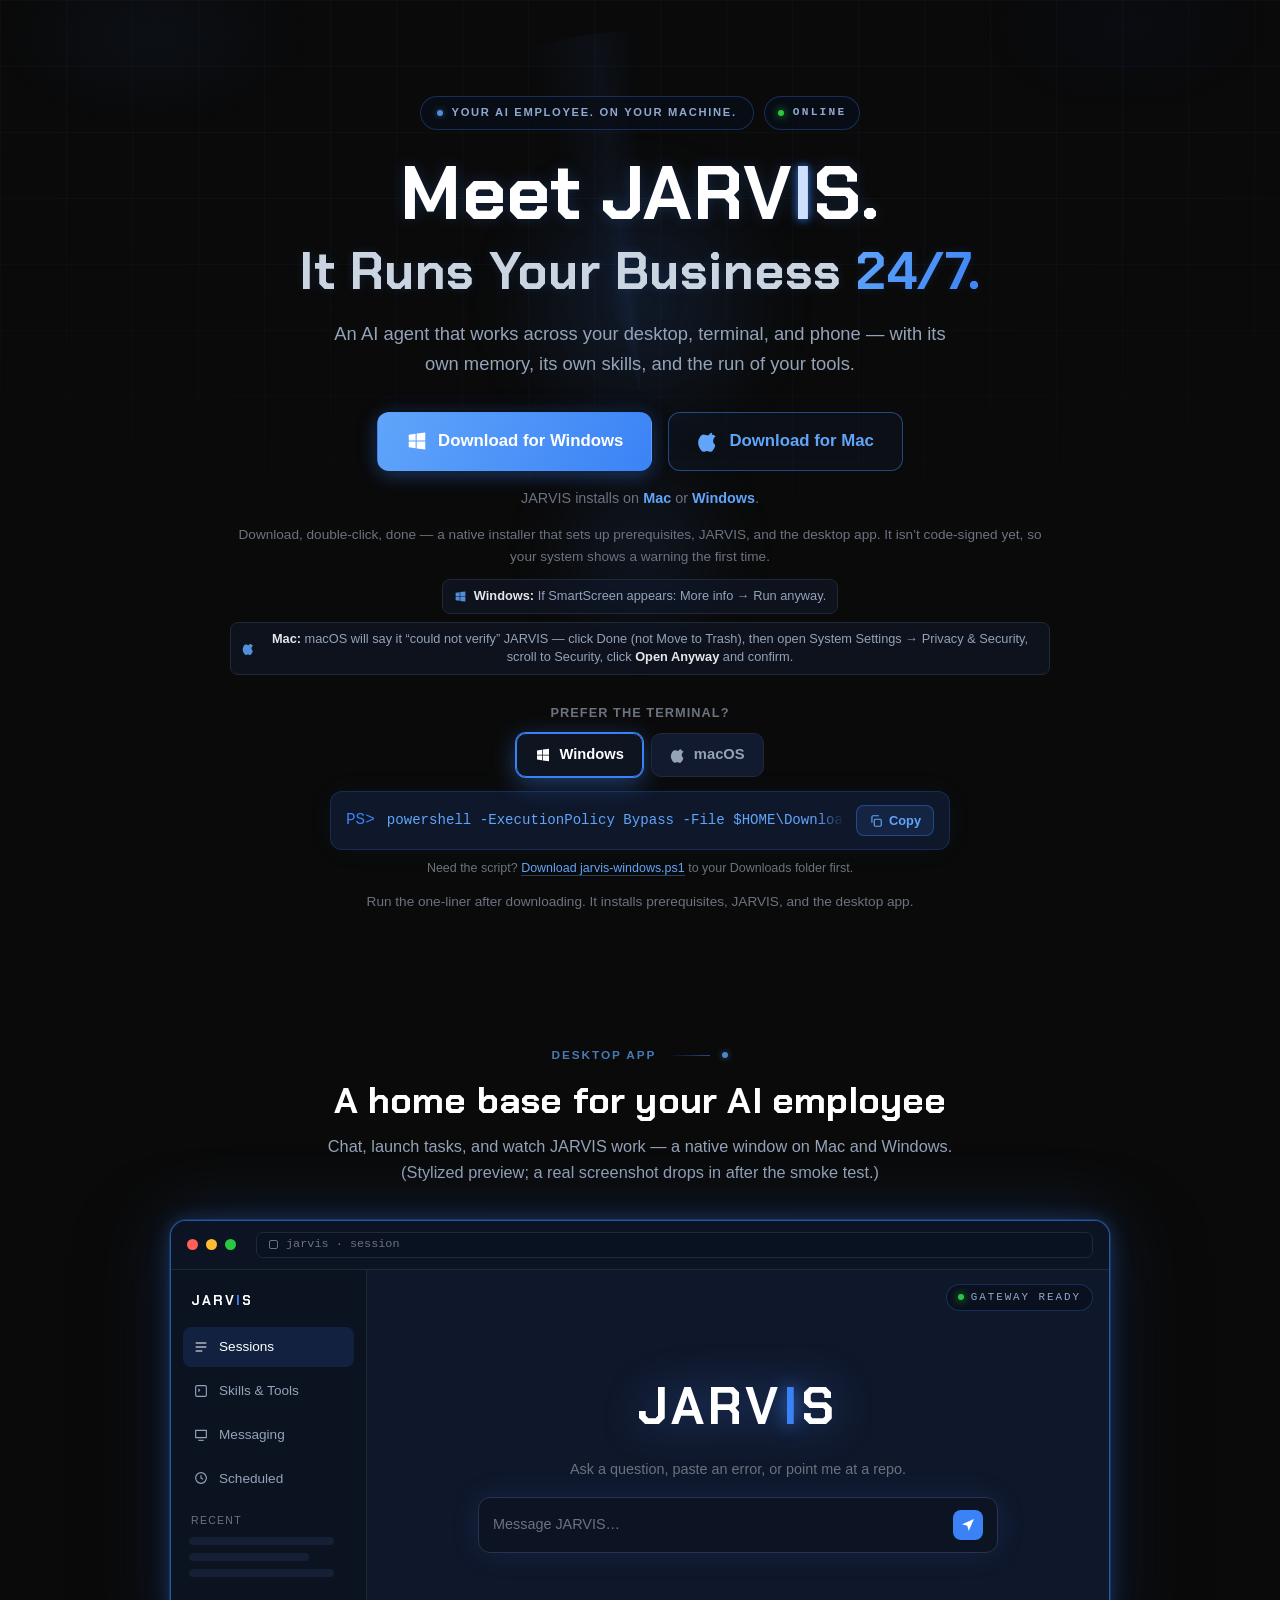
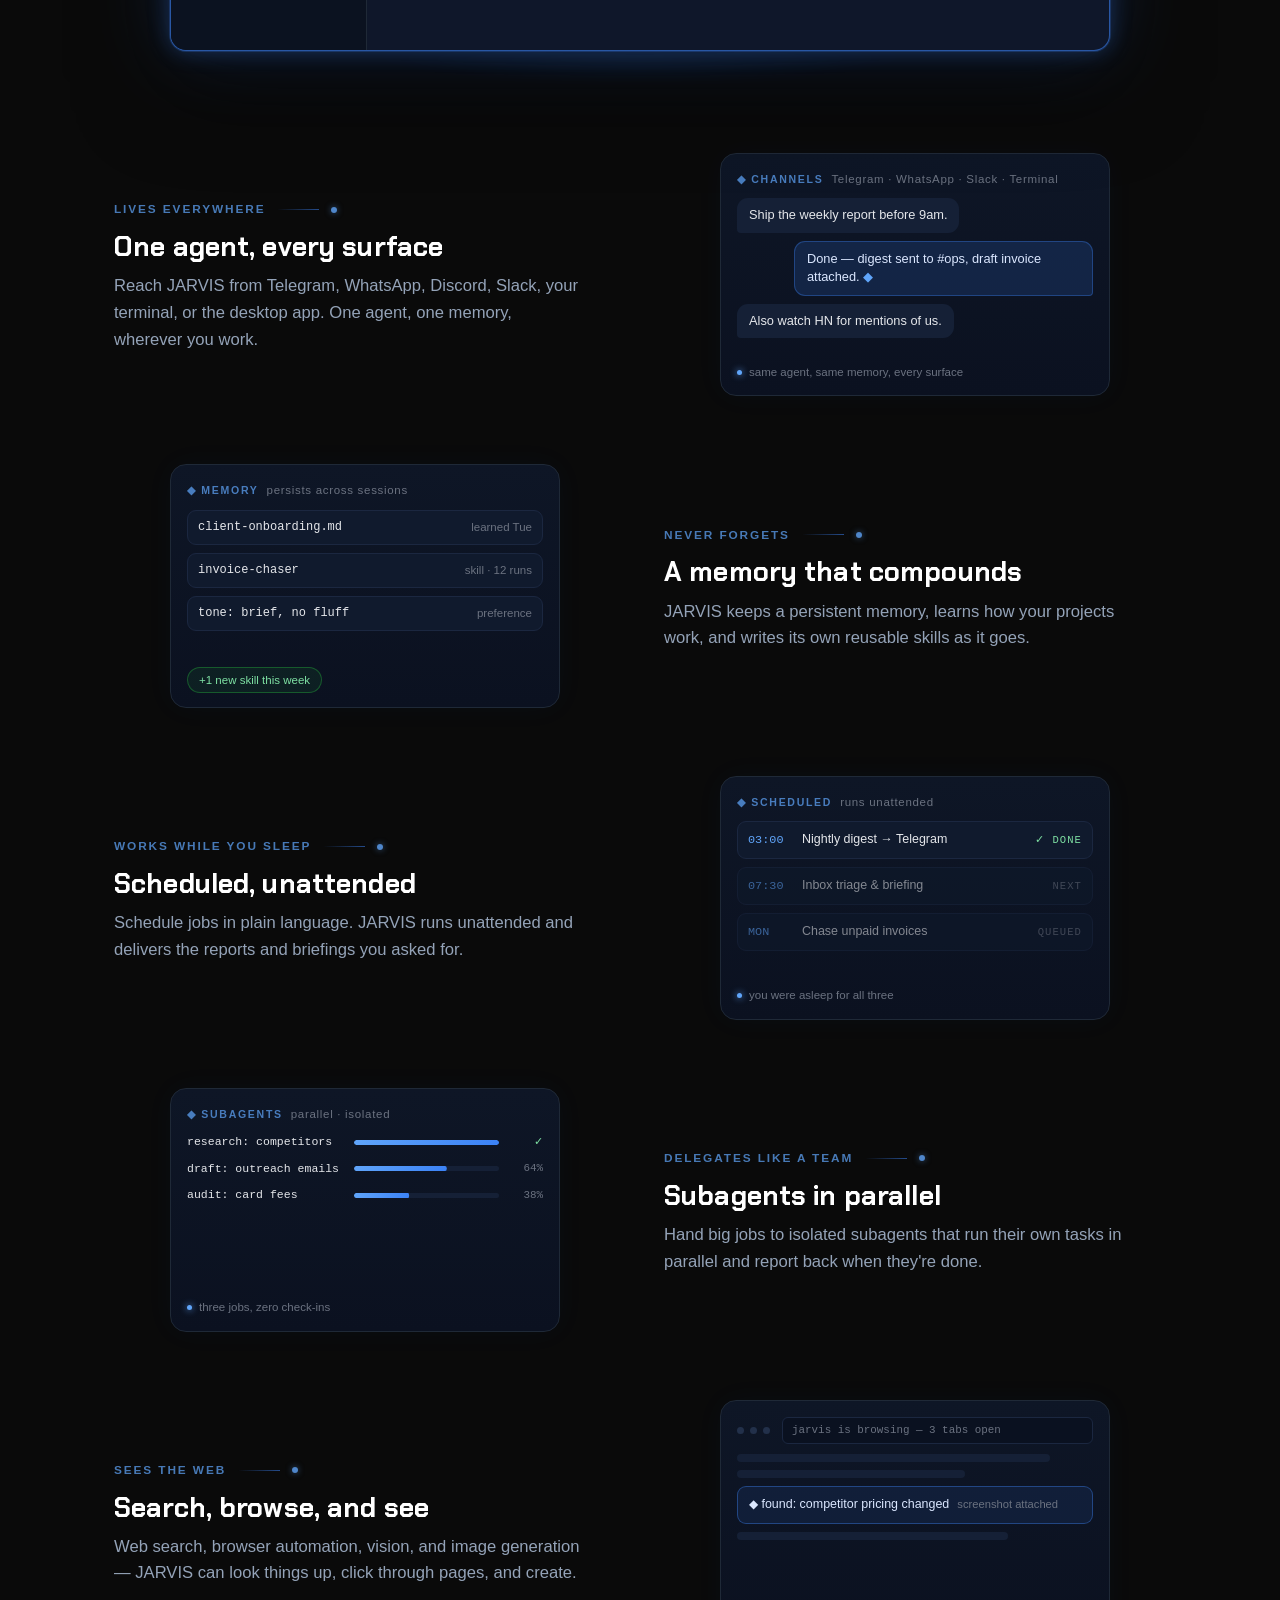
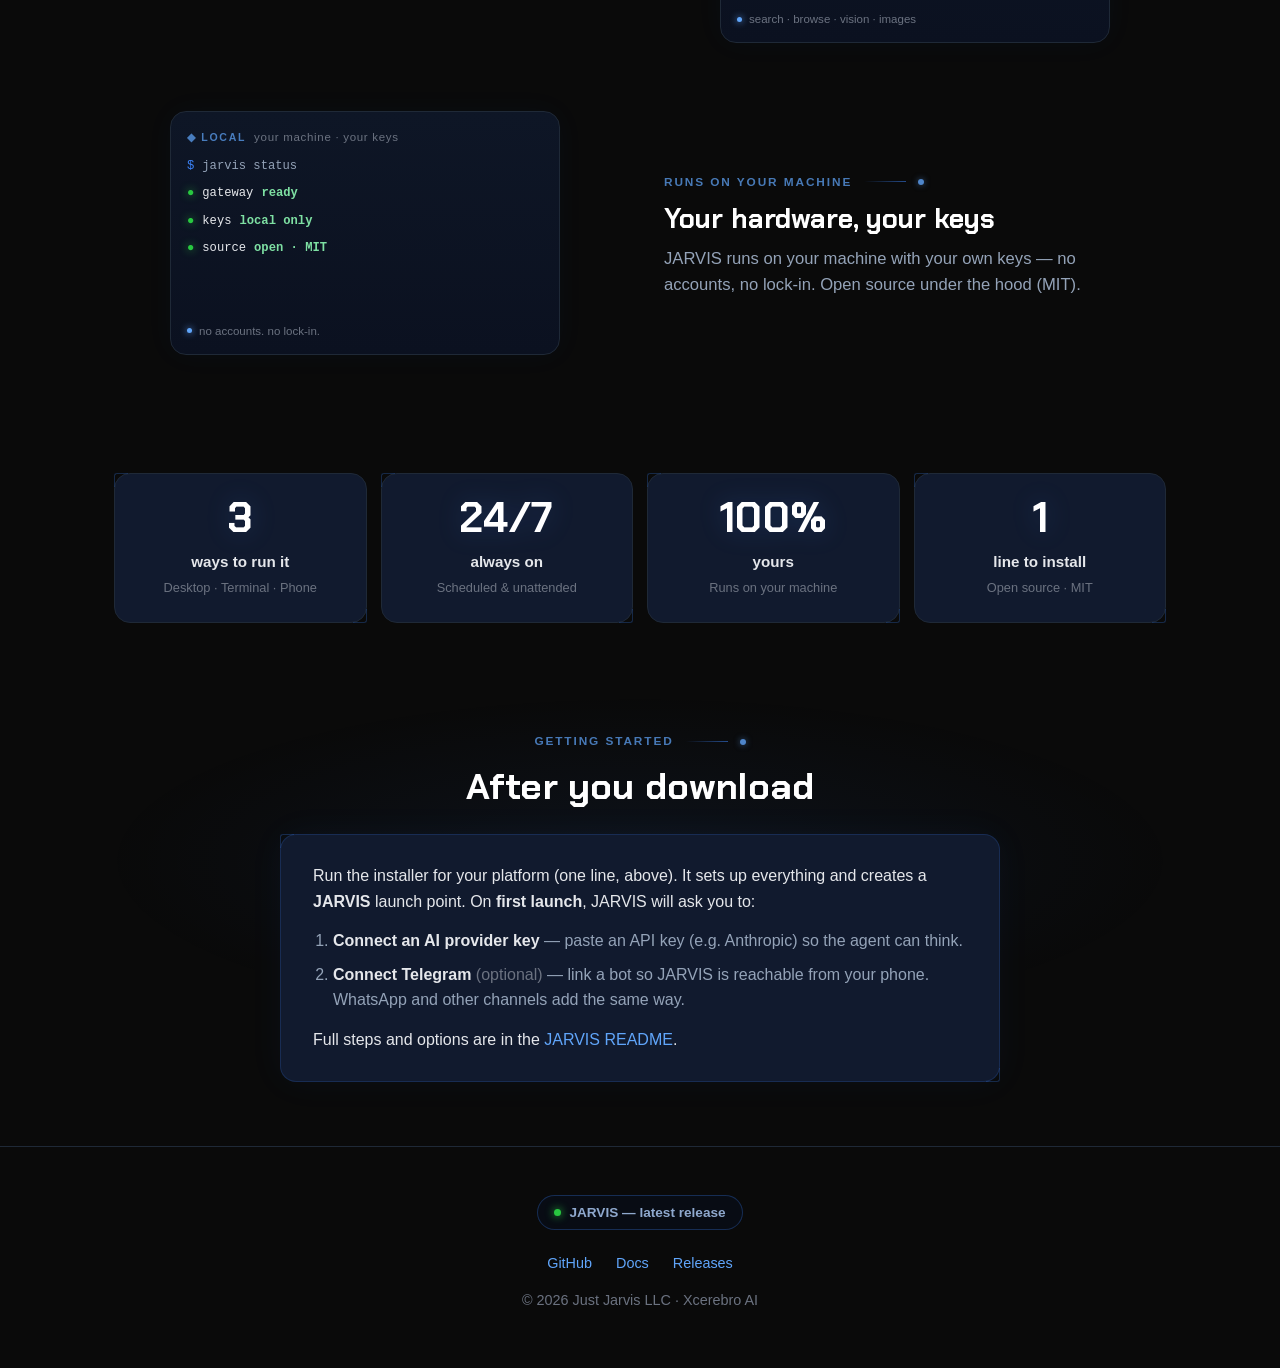
<file: docs/jarvis/index.html>
<!doctype html>
<html lang="en" class="nojs">
<head>
<meta charset="utf-8" />
<meta name="viewport" content="width=device-width, initial-scale=1, viewport-fit=cover" />
<meta name="color-scheme" content="dark" />
<title>JARVIS — Your AI Employee</title>
<meta name="description" content="JARVIS — your AI employee that runs your business 24/7. Download for Mac or Windows. One agent across desktop, terminal, and Telegram & WhatsApp — with its own memory, skills, and tools." />
<meta name="theme-color" content="#0A0A0A" />
<meta property="og:title" content="JARVIS — Your AI Employee" />
<meta property="og:description" content="Your AI Employee. Runs Your Business 24/7. Download for Mac or Windows." />
<meta property="og:type" content="website" />
<meta property="og:url" content="https://xcerebro.ai/jarvis/" />
<meta property="og:image" content="https://xcerebro.ai/jarvis/og.png" />
<meta property="og:image:width" content="1200" />
<meta property="og:image:height" content="630" />
<meta property="og:image:alt" content="JARVIS — Your AI Employee. Runs Your Business 24/7." />
<meta name="twitter:card" content="summary_large_image" />
<meta name="twitter:title" content="JARVIS — Your AI Employee" />
<meta name="twitter:description" content="Your AI Employee. Runs Your Business 24/7. Download for Mac or Windows." />
<meta name="twitter:image" content="https://xcerebro.ai/jarvis/og.png" />
<link rel="canonical" href="https://xcerebro.ai/jarvis/" />
<link rel="icon" href="data:image/svg+xml,%3Csvg xmlns='http://www.w3.org/2000/svg' viewBox='0 0 32 32'%3E%3Crect width='32' height='32' rx='7' fill='%230A0A0A'/%3E%3Cpath d='M16 7l6 9-6 9-6-9z' fill='%233B82F6'/%3E%3C/svg%3E" />
<link rel="preload" href="chakra-petch-700.woff2" as="font" type="font/woff2" crossorigin />
<script>document.documentElement.className='js';</script>
<style>
  /* Display face — Chakra Petch 700, self-hosted, single subset woff2.
     Squared, chamfered HUD lettering: the JARVIS voice. Body stays Inter. */
  @font-face{font-family:'Chakra Petch'; font-style:normal; font-weight:700; font-display:swap;
    src:url('chakra-petch-700.woff2') format('woff2')}

  :root{
    --black:#0A0A0A; --midnight:#0F172A; --panel:#111a2e;
    --electric:#3B82F6; --light:#60A5FA;
    --text:#E5E7EB; --muted:#94A3B8; --dim:#6B7280; --border:#1F2937;
    --glow:rgba(59,130,246,.45);
    --grad:linear-gradient(120deg,#60A5FA,#3B82F6);
    --font:'Inter',-apple-system,BlinkMacSystemFont,'Segoe UI',Roboto,Helvetica,Arial,sans-serif;
    --display:'Chakra Petch',var(--font);
    --mono:ui-monospace,SFMono-Regular,Menlo,Consolas,monospace;
  }
  *{box-sizing:border-box;margin:0;padding:0}
  html{scroll-behavior:smooth}
  body{font-family:var(--font); color:var(--text); background:var(--black); line-height:1.6;
    -webkit-font-smoothing:antialiased; text-rendering:optimizeLegibility; overflow-x:hidden; position:relative}
  /* faint blueprint grid so the dark isn't flat */
  body::before{content:""; position:fixed; inset:0; z-index:-3; pointer-events:none;
    background-image:linear-gradient(rgba(59,130,246,.05) 1px, transparent 1px),
      linear-gradient(90deg, rgba(59,130,246,.05) 1px, transparent 1px);
    background-size:66px 66px;
    -webkit-mask-image:radial-gradient(130% 90% at 50% 0%, #000 35%, transparent 82%);
    mask-image:radial-gradient(130% 90% at 50% 0%, #000 35%, transparent 82%)}
  /* two corner accents — tight and faint; the page ground stays true black */
  body::after{content:""; position:fixed; inset:0; z-index:-3; pointer-events:none;
    background:radial-gradient(26% 22% at 12% 4%, rgba(59,130,246,.05), transparent 48%),
      radial-gradient(24% 20% at 88% 3%, rgba(29,78,216,.04), transparent 48%)}

  a{color:var(--light); text-decoration:none}
  a:hover{text-decoration:underline}
  a:focus-visible,.btn:focus-visible,.tab:focus-visible,.copy:focus-visible,button:focus-visible{
    outline:2px solid var(--light); outline-offset:3px; border-radius:6px}
  .wrap{max-width:1100px; margin:0 auto; padding:0 24px}
  /* the ONE gradient headline on the page lives in the hero */
  .grad{background:var(--grad); -webkit-background-clip:text; background-clip:text; color:transparent}

  /* section label: TEXT ——• */
  .label{display:inline-flex; align-items:center; gap:12px; color:rgba(96,165,250,.72);
    font-size:.74rem; font-weight:600; letter-spacing:.16em; text-transform:uppercase}
  .label .line{width:42px; height:1px; background:linear-gradient(90deg, transparent, rgba(59,130,246,.55))}
  .label .dot{width:6px; height:6px; border-radius:50%; background:rgba(96,165,250,.8); box-shadow:0 0 6px rgba(96,165,250,.5)}
  .section-head{text-align:center; max-width:660px; margin:0 auto 34px}
  .section-head .label{justify-content:center; margin-bottom:14px}
  h2{font-family:var(--display); font-weight:700; color:#fff; text-wrap:balance;
    font-size:clamp(1.6rem,4.2vw,2.3rem); letter-spacing:.005em; line-height:1.16}
  .section-head p{color:var(--muted); margin-top:12px; font-size:1.02rem}

  /* HUD corner ticks — precise interface detailing on the card surfaces */
  .hud{position:relative}
  .hud::before,.hud::after{content:""; position:absolute; width:13px; height:13px; pointer-events:none;
    opacity:.26; transition:opacity .3s}
  .hud::before{top:-1px; left:-1px; border-top:1.5px solid var(--electric); border-left:1.5px solid var(--electric); border-top-left-radius:3px}
  .hud::after{bottom:-1px; right:-1px; border-bottom:1.5px solid var(--electric); border-right:1.5px solid var(--electric); border-bottom-right-radius:3px}
  .hud:hover::before,.hud:hover::after{opacity:.85}

  /* reveal-on-scroll (JS opts in; no-JS + reduced-motion = visible) */
  html:not(.nojs) .reveal{opacity:0; transform:translateY(24px); transition:opacity .6s ease, transform .6s cubic-bezier(.2,.7,.2,1)}
  html:not(.nojs) .reveal.show{opacity:1; transform:none}

  /* ---------- HERO ---------- */
  .hero{min-height:100svh; display:grid; place-items:center; text-align:center; padding:96px 24px 64px; position:relative; overflow:hidden}
  .glows{position:absolute; inset:0; z-index:0; pointer-events:none; will-change:transform}
  .glow{position:absolute; border-radius:50%; left:50%; top:40%; transform:translate(-50%,-50%); filter:blur(24px)}
  /* Ambient light discipline: SATURATED electric blue (#3B82F6) only, never
     pale/white. Halos are small, tight, 6-10% effective opacity, anchored to
     an element, and fall to true black fast — most of the viewport stays
     pure #0A0A0A. Light is the exception, not the atmosphere. */
  .glow.g1{width:min(380px,54vw); height:min(380px,54vw); top:31%;
    background:radial-gradient(circle, rgba(59,130,246,.15), transparent 56%); animation:breathe 9s ease-in-out infinite}
  .glow.g2{width:min(280px,42vw); height:min(280px,42vw); top:56%;
    background:radial-gradient(circle, rgba(59,130,246,.11), transparent 56%); animation:breathe 8s ease-in-out infinite 1.2s}
  @keyframes breathe{0%,100%{opacity:.5; transform:translate(-50%,-50%) scale(1)} 50%{opacity:.68; transform:translate(-50%,-50%) scale(1.03)}}
  /* radar sweep — one thin conic wedge, barely there */
  .sweep{position:absolute; left:50%; top:40%; width:min(720px,90vw); height:min(720px,90vw);
    margin:calc(min(720px,90vw)/-2) 0 0 calc(min(720px,90vw)/-2); border-radius:50%; pointer-events:none;
    background:conic-gradient(from 0deg, transparent 0deg 340deg, rgba(59,130,246,.06) 353deg, transparent 360deg)}
  /* cursor-proximity glow (JS positions it; hidden on touch / reduced motion) */
  #cur{position:absolute; left:0; top:0; width:260px; height:260px; border-radius:50%; z-index:0;
    background:radial-gradient(circle, rgba(59,130,246,.07), transparent 58%);
    opacity:0; transition:opacity .5s ease; pointer-events:none; will-change:transform}

  /* min-width:0 + width:100%: .inner is a grid item, so min-width:auto would
     let the nowrap install command's intrinsic width inflate it past narrow
     viewports (pre-existing phone overflow — the command box must scroll
     INSIDE, never size the hero) */
  .hero .inner{position:relative; z-index:1; max-width:820px; width:100%; min-width:0}
  .pills{display:flex; gap:10px; justify-content:center; flex-wrap:wrap}
  /* badge chips: dark fill, thin blue outline, letterspaced caps — quiet, precise */
  .pill{display:inline-flex; align-items:center; gap:9px; padding:7px 16px; border-radius:999px;
    border:1px solid rgba(59,130,246,.3); background:rgba(9,14,26,.72); color:#8FA9CE;
    font-size:.7rem; font-weight:600; letter-spacing:.15em; text-transform:uppercase}
  .pill .d{width:6px; height:6px; border-radius:50%; background:rgba(96,165,250,.85); box-shadow:0 0 6px rgba(96,165,250,.5)}
  .pill.sys{font-family:var(--mono); letter-spacing:.2em; padding:7px 13px}
  .pill.sys .d{background:#28c840; box-shadow:0 0 9px #28c840}

  .h-title{font-family:var(--display); font-weight:700; font-size:clamp(2.6rem,7.6vw,4.7rem);
    line-height:1.06; letter-spacing:.005em; margin-top:24px}
  .h-title > span{display:block}
  /* type stays mostly white/dim — glow belongs to objects, not typography.
     Hierarchy: the wordmark line (.l1) is the ONE pure-white, full-weight
     element; .l2 steps down a notch in size, weight, and brightness so it
     reads as the supporting line (the gradient "24/7." still carries it). */
  .h-title .l1{color:#fff; filter:drop-shadow(0 0 7px rgba(59,130,246,.22))}
  .h-title .l2{font-size:.68em; font-weight:600; color:#CBD5E1; margin-top:.22em;
    letter-spacing:.01em; filter:drop-shadow(0 0 5px rgba(59,130,246,.14))}
  /* wordmark: chamfered corner clips the J (echoes the ◆ mark); the I is a
     soft glint — near-white with a blue underglow, not a saturated block */
  .wm{display:inline-block; clip-path:polygon(0 .3em, .22em 0, 100% 0, 100% 100%, 0 100%)}
  .wm .i{color:#CFE0FF; text-shadow:0 0 7px rgba(59,130,246,.65), 0 1px 11px rgba(59,130,246,.3)}
  .subtag{margin:20px auto 0; max-width:640px; color:var(--muted); font-size:clamp(1rem,2.4vw,1.15rem)}

  .downloads{display:flex; gap:16px; justify-content:center; flex-wrap:wrap; margin-top:34px}
  .btn{display:inline-flex; align-items:center; gap:10px; padding:15px 28px; border-radius:12px;
    font-weight:700; font-size:1.05rem; cursor:pointer; white-space:nowrap; position:relative;
    transition:transform .14s ease, box-shadow .25s ease, background .25s, color .2s, border-color .2s;
    border:1.5px solid rgba(59,130,246,.5); background:rgba(59,130,246,.05); color:var(--light)}
  .btn svg{width:22px; height:22px; flex:0 0 auto}
  .btn:hover{transform:translateY(-2px); color:#fff; text-decoration:none; border-color:var(--electric); box-shadow:0 8px 24px rgba(59,130,246,.3)}
  /* featured button reads "powered", not radioactive: fill stays, glow halved */
  .btn.primary{background:var(--grad); color:#fff; border-color:transparent; box-shadow:0 5px 18px rgba(59,130,246,.3)}
  .btn.primary:hover{box-shadow:0 8px 28px rgba(59,130,246,.42)}
  .btn.primary .halo{position:absolute; inset:-3px; border-radius:15px; z-index:-1; pointer-events:none;
    box-shadow:0 0 20px 4px rgba(59,130,246,.35); opacity:.2}
  .btn .rec{font-size:.7rem; font-weight:600; opacity:.85; margin-left:2px}
  .btn .rec:empty{display:none}
  .detected{margin-top:16px; color:var(--dim); font-size:.9rem; min-height:1.2em}
  .detected b{color:var(--light); font-weight:600}

  /* inline install under hero */
  .hero-install{margin-top:28px; width:100%; max-width:620px; margin-left:auto; margin-right:auto}
  .tabs{position:relative}
  .tabs input{position:absolute; opacity:0; pointer-events:none}
  .tablist{display:flex; gap:8px; justify-content:center; margin-bottom:14px; flex-wrap:wrap}
  .tab{display:inline-flex; align-items:center; gap:8px; padding:9px 18px; border-radius:10px; cursor:pointer;
    border:1px solid var(--border); background:var(--panel); color:var(--muted); font-weight:600; font-size:.92rem;
    transition:border-color .2s, color .2s, box-shadow .2s, background .2s}
  .tab svg{width:16px; height:16px}
  .tab:hover{color:var(--text); border-color:#2b3a55}
  .panel{display:none}
  #os-win:checked ~ .tablist label[for=os-win],
  #os-mac:checked ~ .tablist label[for=os-mac]{color:#fff; border-color:var(--electric); background:rgba(59,130,246,.1); box-shadow:0 0 0 1px var(--electric), 0 6px 24px var(--glow)}
  #os-win:checked ~ .panels .panel-win,
  #os-mac:checked ~ .panels .panel-mac{display:block}
  .cmdbar{display:flex; align-items:center; gap:12px; text-align:left; background:var(--midnight);
    border:1px solid rgba(59,130,246,.2); border-radius:12px; padding:13px 15px; box-shadow:0 0 28px rgba(59,130,246,.05)}
  .cmdbar .prompt{color:var(--electric); font-family:var(--mono); user-select:none}
  /* overflow scrolls but shows no scrollbar; right edge fades instead */
  .cmdbar code{font-family:var(--mono); font-size:.88rem; color:var(--light); overflow-x:auto; white-space:nowrap; flex:1;
    scrollbar-width:none; -ms-overflow-style:none;
    -webkit-mask-image:linear-gradient(90deg,#000 calc(100% - 26px),transparent);
    mask-image:linear-gradient(90deg,#000 calc(100% - 26px),transparent)}
  .cmdbar code::-webkit-scrollbar{display:none}
  .copy{flex:0 0 auto; display:inline-flex; align-items:center; gap:6px; cursor:pointer; font-family:var(--font);
    background:rgba(59,130,246,.12); color:var(--light); border:1px solid rgba(59,130,246,.4);
    border-radius:8px; padding:7px 12px; font-size:.8rem; font-weight:600; transition:background .2s, color .2s}
  .copy:hover{background:var(--electric); color:#fff}
  .copy svg{width:14px; height:14px}
  .copy .lbl-done{display:none}
  .copy.copied .lbl-do{display:none}.copy.copied .lbl-done{display:inline}
  .copy.copied{background:#16321f; border-color:#2f7d4f; color:#7ee0a3}
  .nojs .copy{display:none}
  .install-note{color:var(--dim); font-size:.85rem; margin-top:12px; text-align:center}
  /* The download buttons point straight at the native installers
     (JARVIS-Setup.exe/.dmg), so the "download, open it, done" caption is the
     default state — it no longer waits on a runtime API call. The command box
     stays available below as the labeled alternate path for terminal users. */
  .note-setup{display:block; margin-top:14px}
  .alt-label{display:block; color:var(--dim); font-size:.8rem; font-weight:600;
    letter-spacing:.08em; text-transform:uppercase; text-align:center; margin:0 0 10px}

  /* First-run OS prompts. The installers are not code-signed yet, so both
     platforms show a warning the first time; say so plainly here rather than
     letting it look like a broken download. */
  .plat-notes{display:flex; flex-wrap:wrap; justify-content:center; gap:8px 18px;
    margin-top:12px; padding:0; list-style:none}
  .plat-notes li{display:flex; align-items:center; gap:7px; color:var(--muted);
    font-size:.8rem; line-height:1.45; background:rgba(17,26,46,.55);
    border:1px solid var(--border); border-radius:8px; padding:7px 11px}
  .plat-notes svg{width:13px; height:13px; flex:none; color:var(--light); opacity:.85}
  .plat-notes b{color:var(--text); font-weight:600}
  @media (max-width:560px){ .plat-notes{flex-direction:column; align-items:stretch} }

  /* Script download links inside the terminal panel: the one-liners run a file
     that used to arrive via the hero buttons, which now ship the installers. */
  .script-get{margin:9px 0 0; text-align:center; font-size:.78rem; color:var(--dim)}
  .script-get a{color:var(--light); text-decoration:none; border-bottom:1px solid rgba(96,165,250,.35)}
  .script-get a:hover{border-bottom-color:var(--light)}

  /* ---------- PRODUCT SHOT ---------- */
  .product{padding:64px 0 48px}
  .mock-wrap{max-width:940px; margin:0 auto; position:relative}
  .mock-wrap::before{content:""; position:absolute; inset:4% 8% -10% 8%; z-index:0;
    background:radial-gradient(60% 60% at 50% 40%, rgba(59,130,246,.3), transparent 70%); filter:blur(46px)}
  /* faint reflection under the frame — screen light falling on the floor */
  .mock-wrap::after{content:""; position:absolute; left:8%; right:8%; bottom:-44px; height:44px; z-index:0;
    background:radial-gradient(52% 100% at 50% 0%, rgba(59,130,246,.2), transparent 72%); filter:blur(7px)}
  /* THE glow object: a powered-on screen in a dark room — neon edge, layered bloom */
  .mock{position:relative; z-index:1; border:1px solid rgba(59,130,246,.6); border-radius:16px; overflow:hidden;
    background:var(--midnight);
    box-shadow:0 0 0 1px rgba(59,130,246,.22), 0 0 22px rgba(59,130,246,.3),
      0 0 74px rgba(59,130,246,.2), 0 34px 90px rgba(0,0,0,.6)}
  .mock .chrome{display:flex; align-items:center; gap:8px; padding:11px 16px; background:#0c1424; border-bottom:1px solid var(--border)}
  .mock .dot{width:11px; height:11px; border-radius:50%}
  .mock .dot.r{background:#ff5f57}.mock .dot.y{background:#febc2e}.mock .dot.g{background:#28c840}
  .mock .addr{flex:1; margin-left:12px; height:26px; border-radius:7px; background:#0a1120; border:1px solid var(--border);
    display:flex; align-items:center; padding:0 12px; color:var(--dim); font-size:.74rem; font-family:var(--mono); gap:8px}
  .mock .addr .lock{width:9px; height:9px; border-radius:2px; border:1.5px solid var(--dim)}
  .mock .body{display:grid; grid-template-columns:196px 1fr; min-height:380px}
  .mock .side{border-right:1px solid var(--border); padding:16px 12px; background:#0b1220}
  .mock .side .brand{font-family:var(--display); font-weight:700; color:#fff; letter-spacing:.14em; font-size:.85rem; margin:4px 8px 16px}
  .mock .side .brand .i{color:var(--electric)}
  .mock .side .nav{display:flex; align-items:center; gap:10px; padding:9px 10px; border-radius:8px; color:var(--muted); font-size:.85rem; margin-bottom:4px}
  .mock .side .nav.active{background:rgba(59,130,246,.14); color:#fff}
  .mock .side .nav svg{width:16px; height:16px; stroke:currentColor; fill:none; stroke-width:1.7}
  .mock .side .sess{margin:14px 8px 6px; font-size:.66rem; letter-spacing:.12em; text-transform:uppercase; color:var(--dim)}
  .mock .side .row{height:8px; border-radius:4px; background:#152036; margin:8px 6px}
  .mock .side .row.s{width:70%}.mock .side .row.m{width:85%}
  .mock .main{position:relative; display:flex; flex-direction:column; align-items:center; justify-content:center; padding:24px; gap:16px}
  .mock .splash{font-family:var(--display); font-weight:700; color:#fff; font-size:clamp(2rem,6vw,3.2rem); letter-spacing:.08em; filter:drop-shadow(0 0 22px var(--glow))}
  .mock .splash .i{color:var(--electric); text-shadow:0 0 18px rgba(59,130,246,.9)}
  .mock .splash-sub{color:var(--dim); font-size:.9rem; margin-top:-6px}
  .mock .inputbar{width:min(520px,92%); display:flex; align-items:center; gap:10px; background:#0c1424;
    border:1px solid #26344e; border-radius:12px; padding:12px 14px; box-shadow:0 0 30px rgba(59,130,246,.12)}
  .mock .inputbar .ph{color:var(--dim); font-size:.9rem; flex:1; text-align:left}
  .mock .inputbar .send{width:30px; height:30px; border-radius:8px; background:var(--electric); display:grid; place-items:center; flex:0 0 auto}
  .mock .inputbar .send svg{width:16px; height:16px; fill:#fff}
  .hudtag{position:absolute; top:14px; right:16px; display:inline-flex; align-items:center; gap:7px;
    font-family:var(--mono); font-size:.68rem; letter-spacing:.18em; color:#8FA9CE;
    border:1px solid rgba(59,130,246,.28); border-radius:20px; padding:4px 11px; background:rgba(9,14,26,.72)}
  .hudtag .hdot{width:6px; height:6px; border-radius:50%; background:#28c840; box-shadow:0 0 8px #28c840}

  /* ---------- FEATURES ---------- */
  .features{padding:20px 0 36px}
  .feat{display:grid; grid-template-columns:1fr 1fr; gap:48px; align-items:center; padding:34px 0}
  /* true alternation: even rows carry the vignette on the LEFT (the upstream
     order:2 was a no-op — art already sat right on every row) */
  .feat:nth-child(even) .feat-art{order:-1}
  .feat .label{margin-bottom:12px}
  .feat h3{font-family:var(--display); font-weight:700; color:#fff; font-size:clamp(1.35rem,2.8vw,1.7rem); margin:0 0 10px; letter-spacing:.005em; line-height:1.18; text-wrap:balance}
  .feat p{color:var(--muted); font-size:1.04rem; max-width:470px}
  .feat-art{display:flex; justify-content:center}

  /* fake-UI vignettes — each card is a small live fragment of the product */
  .art{width:100%; max-width:390px; aspect-ratio:16/10; border:1px solid var(--border); border-radius:16px;
    background:linear-gradient(180deg,#0e1626,#0b1120); padding:16px 16px 14px; overflow:hidden;
    display:flex; flex-direction:column; gap:8px; text-align:left;
    box-shadow:0 0 30px rgba(59,130,246,.04); transition:border-color .25s, box-shadow .25s, transform .25s}
  .feat:hover .art{border-color:rgba(59,130,246,.55); box-shadow:0 0 66px rgba(59,130,246,.2); transform:translateY(-3px)}
  .vhead{display:flex; align-items:baseline; gap:8px; font-size:.66rem; font-weight:600; letter-spacing:.16em;
    text-transform:uppercase; color:rgba(96,165,250,.72); margin-bottom:2px}
  .vhead .vsub{color:var(--dim); letter-spacing:.06em; font-weight:500; text-transform:none; font-size:.72rem;
    overflow:hidden; text-overflow:ellipsis; white-space:nowrap}
  .vfoot{display:flex; align-items:center; gap:7px; margin-top:auto; color:var(--dim); font-size:.72rem}
  .vfoot .vdot{width:5px; height:5px; border-radius:50%; background:var(--light); box-shadow:0 0 7px var(--light); flex:0 0 auto}

  .msg{max-width:84%; padding:8px 12px; border-radius:11px; font-size:.8rem; line-height:1.45}
  .msg.them{align-self:flex-start; background:#152036; color:var(--text); border-bottom-left-radius:4px}
  .msg.me{align-self:flex-end; background:rgba(59,130,246,.16); border:1px solid rgba(59,130,246,.35); color:#dbe7ff; border-bottom-right-radius:4px}
  .msg .mark{color:var(--light)}

  .mrow{display:flex; justify-content:space-between; gap:10px; align-items:center; padding:7px 10px; border-radius:9px;
    background:#101a2d; border:1px solid #1b2740; font-size:.78rem}
  .mrow .mkey{color:var(--text); font-family:var(--mono); font-size:.75rem; overflow:hidden; text-overflow:ellipsis; white-space:nowrap}
  .mrow .mval{color:var(--dim); flex:0 0 auto; font-size:.72rem}
  .vchip{align-self:flex-start; margin-top:auto; font-size:.72rem; color:#7ee0a3; background:rgba(40,200,64,.08);
    border:1px solid rgba(40,200,64,.35); border-radius:20px; padding:3px 11px}

  .srow{display:flex; align-items:center; gap:10px; padding:8px 10px; border-radius:9px; background:#101a2d;
    border:1px solid #1b2740; font-size:.78rem}
  .srow.dim2{opacity:.55}
  .srow .stime{font-family:var(--mono); color:var(--light); font-size:.74rem; flex:0 0 auto; min-width:44px}
  .srow .sname{color:var(--text); overflow:hidden; text-overflow:ellipsis; white-space:nowrap}
  .srow .st{margin-left:auto; flex:0 0 auto; position:relative; font-family:var(--mono); font-size:.66rem; letter-spacing:.1em}
  .srow .st .run{color:var(--light)}
  .srow .st .ok{color:#7ee0a3; position:absolute; right:0; top:0; white-space:nowrap}
  .srow .snext{margin-left:auto; color:var(--dim); font-family:var(--mono); font-size:.66rem; letter-spacing:.1em}
  /* resting/final state: DONE shown, RUNNING hidden (animation reverses this briefly) */
  .srow .st .run{opacity:0}
  .srow .st .ok{opacity:1}

  .arow{display:flex; align-items:center; gap:10px; font-size:.76rem}
  .arow .aname{color:var(--text); font-family:var(--mono); font-size:.72rem; flex:0 0 44%; overflow:hidden; text-overflow:ellipsis; white-space:nowrap}
  .arow .bar{flex:1; height:5px; border-radius:3px; background:#152036; overflow:hidden}
  .arow .bar i{display:block; height:100%; border-radius:3px; background:var(--grad);
    transform:scaleX(var(--w,1)); transform-origin:left}
  .arow .apct{flex:0 0 34px; text-align:right; color:var(--dim); font-family:var(--mono); font-size:.68rem}
  .arow .apct.okc{color:#7ee0a3}

  .bline{height:8px; border-radius:4px; background:#152036}
  .bline.b1{width:88%}.bline.b2{width:64%}.bline.b3{width:76%}
  .wfind{display:flex; align-items:baseline; gap:8px; padding:8px 11px; border-radius:9px; font-size:.78rem;
    background:rgba(59,130,246,.1); border:1px solid rgba(59,130,246,.4); color:#dbe7ff}
  .wfind .wsub{color:var(--dim); font-size:.7rem; flex:0 0 auto}
  .vbrowser{display:flex; align-items:center; gap:6px; margin-bottom:2px}
  .vbrowser .bdot{width:7px; height:7px; border-radius:50%; background:#22304a}
  .vbrowser .baddr{flex:1; margin-left:6px; font-family:var(--mono); font-size:.68rem; color:var(--dim);
    background:#0a1120; border:1px solid #1b2740; border-radius:6px; padding:4px 9px;
    overflow:hidden; text-overflow:ellipsis; white-space:nowrap}

  .tline{font-family:var(--mono); font-size:.76rem; color:var(--muted); display:flex; gap:8px; align-items:baseline}
  .tline .tp{color:var(--electric); user-select:none}
  .tline.okl{color:var(--text)}
  .tline.okl b{color:#7ee0a3; font-weight:600}
  .tline .tdot{color:#28c840; text-shadow:0 0 8px rgba(40,200,64,.8)}

  /* ---------- STATS ---------- */
  .stats{padding:48px 0}
  .stat-grid{display:grid; grid-template-columns:repeat(4,minmax(0,1fr)); gap:14px}
  .stat{min-width:0; background:var(--panel); border:1px solid var(--border); border-radius:16px; padding:24px 14px; text-align:center;
    transition:border-color .25s, box-shadow .25s, transform .25s}
  .stat:hover{border-color:rgba(59,130,246,.55); box-shadow:0 0 44px rgba(59,130,246,.16); transform:translateY(-2px)}
  .stat .num{font-family:var(--display); font-weight:700; color:#fff; font-size:clamp(1.9rem,4vw,2.6rem); line-height:1;
    letter-spacing:.01em; filter:drop-shadow(0 0 12px rgba(59,130,246,.2)); font-variant-numeric:tabular-nums}
  .stat .lbl{color:var(--text); font-weight:600; margin-top:10px; font-size:.95rem}
  .stat .sub{color:var(--dim); font-size:.8rem; margin-top:4px}

  /* ---------- AFTER DOWNLOAD ---------- */
  .gs{padding:56px 0 64px; position:relative}
  .gs::before{content:""; position:absolute; inset:0; z-index:-1; pointer-events:none;
    background:radial-gradient(60% 50% at 50% 40%, rgba(59,130,246,.07), transparent 70%)}
  .gs-box{max-width:720px; margin:0 auto; background:var(--panel); border:1px solid rgba(59,130,246,.18); border-radius:16px;
    padding:28px 32px; box-shadow:0 0 36px rgba(59,130,246,.05)}
  .gs-box ol{margin:14px 0 0 20px; color:var(--muted)}
  .gs-box li{margin:8px 0}
  .gs-box li b{color:var(--text); font-weight:600}
  .gs-box p code{background:rgba(59,130,246,.12); color:var(--light); padding:1px 6px; border-radius:5px; font-size:.9em}

  /* ---------- FOOTER ---------- */
  footer{padding:48px 24px 56px; text-align:center; color:var(--dim); font-size:.9rem; border-top:1px solid var(--border)}
  .verbadge{display:inline-flex; align-items:center; gap:8px; border:1px solid rgba(59,130,246,.28);
    background:rgba(9,14,26,.72); color:#8FA9CE; border-radius:20px; padding:6px 16px; font-weight:600; font-size:.85rem; margin-bottom:22px}
  .verbadge:hover{text-decoration:none; box-shadow:0 0 24px var(--glow)}
  .verbadge .pip{width:7px; height:7px; border-radius:50%; background:#28c840; box-shadow:0 0 8px #28c840}
  footer .links{margin-bottom:14px}
  footer .links a{margin:0 10px}

  /* ---------- MOTION (opt-in only: JS on + no reduced-motion preference) ----------
     Everything below is transform/opacity (plus two one-shot small-area glow
     blooms). Resting CSS above IS the final state, so no-JS and reduced-motion
     users see the complete page with zero dependency on any of this. */
  @media (prefers-reduced-motion: no-preference){
    /* boot: the system comes online — once, fast, never loops.
       ROBUSTNESS: resting styles stay fully visible; the keyframe's `from` +
       fill-mode:backwards supplies the hidden pre-delay state. If animations
       ever fail to run (odd webview, forced-off motion without the media
       query), the page renders complete instead of blank. */
    html.js .hero .inner > *{animation:bootIn .65s cubic-bezier(.2,.7,.2,1) backwards}
    html.js .hero .inner > *:nth-child(1){animation-delay:.05s}
    html.js .hero .inner > *:nth-child(2){animation-delay:.18s}
    html.js .hero .inner > *:nth-child(3){animation-delay:.34s}
    html.js .hero .inner > *:nth-child(4){animation-delay:.48s}
    html.js .hero .inner > *:nth-child(5){animation-delay:.60s}
    html.js .hero .inner > *:nth-child(6){animation-delay:.70s}
    html.js .hero .inner > *:nth-child(7){animation-delay:.78s}
    @keyframes bootIn{from{opacity:0; transform:translateY(14px)}}
    html.js .glows{animation:glowIgnite 1.5s ease-out .1s backwards}
    @keyframes glowIgnite{from{opacity:0}}
    .sweep{animation:sweep 16s linear infinite 1.6s}
    @keyframes sweep{from{transform:rotate(0)} to{transform:rotate(360deg)}}
    .btn.primary .halo{animation:halo 3.4s ease-in-out infinite 1.4s}
    @keyframes halo{0%,100%{opacity:.14} 50%{opacity:.38}}

    /* ignite as sections power on (one brief bloom, then settle) */
    html.js .reveal.show .art, html.js .stat.reveal.show, html.js .gs-box.ignite{animation:ignite .9s ease-out .1s}
    @keyframes ignite{0%{box-shadow:0 0 0 rgba(59,130,246,0)} 45%{box-shadow:0 0 52px rgba(59,130,246,.3)} 100%{box-shadow:0 0 46px rgba(59,130,246,.08)}}

    /* vignette moments — each card animates ONCE when revealed. Same
       backwards-fill rule: resting = final, keyframes supply the entrance. */
    html.js .feat.show .msg, html.js .feat.show .mrow, html.js .feat.show .vchip, html.js .feat.show .srow,
    html.js .feat.show .wfind, html.js .feat.show .tline{animation:vIn .5s cubic-bezier(.2,.7,.2,1) backwards}
    html.js .feat.show :is(.msg,.mrow,.srow,.tline):nth-of-type(2){animation-delay:.5s}
    html.js .feat.show :is(.msg,.mrow,.srow,.tline):nth-of-type(3){animation-delay:.95s}
    html.js .feat.show :is(.msg,.mrow,.srow,.tline):nth-of-type(4){animation-delay:1.35s}
    html.js .feat.show .vchip{animation-delay:1.5s}
    html.js .feat.show .wfind{animation-delay:1.1s}
    @keyframes vIn{from{opacity:0; transform:translateY(8px)}}
    /* schedule row: RUNNING flips to ✓ DONE (rest = DONE shown) */
    html.js .feat.show .st .run{animation:runShow 2.4s steps(1) forwards .6s}
    html.js .feat.show .st .ok{animation:okIn 3.4s ease backwards}
    @keyframes runShow{0%{opacity:1} 100%{opacity:0}}
    @keyframes okIn{0%,88%{opacity:0} 100%{opacity:1}}
    /* subagent bars fill to their targets (rest = filled) */
    html.js .feat.show .arow .bar i{animation:fill 1.1s cubic-bezier(.2,.7,.2,1) backwards}
    html.js .feat.show .arow:nth-of-type(2) .bar i{animation-delay:.25s}
    html.js .feat.show .arow:nth-of-type(3) .bar i{animation-delay:.45s}
    @keyframes fill{from{transform:scaleX(0)}}
    /* browser scan sweep */
    .v-web{position:relative}
    .v-web .vscan{content:""; position:absolute; top:0; bottom:0; left:-40%; width:34%; pointer-events:none;
      background:linear-gradient(100deg, transparent, rgba(96,165,250,.07) 45%, rgba(96,165,250,.12) 50%, rgba(96,165,250,.07) 55%, transparent); opacity:0}
    html.js .feat.show .v-web .vscan{animation:vscan 1.4s ease-in-out .4s forwards}
    @keyframes vscan{0%{opacity:1; transform:translateX(0)} 100%{opacity:0; transform:translateX(440%)}}
  }

  /* ---------- Responsive ---------- */
  @media (max-width:860px){
    .feat{grid-template-columns:1fr; gap:22px; padding:28px 0; text-align:center}
    .feat:nth-child(even) .feat-art{order:-1}
    .feat .label{justify-content:center}
    .feat p{margin:0 auto}
    .feat-art{order:-1}
    .stat-grid{grid-template-columns:repeat(2,minmax(0,1fr))}
    .mock .body{grid-template-columns:1fr}
    .mock .side{display:none}
  }
  @media (max-width:560px){
    .hero{padding:88px 20px 56px}
    /* nowrap + the "Recommended" tag exceeds narrow phones — the detected
       line below the buttons already carries the recommendation */
    .btn{width:100%; justify-content:center; min-width:0}
    .btn .rec{display:none}
    .downloads{flex-direction:column}
    .cmdbar{flex-wrap:wrap}
    .cmdbar code{flex-basis:100%; order:3}
  }
  @media (max-width:420px){ .stat-grid{grid-template-columns:minmax(0,1fr)} }
  @media (prefers-reduced-motion:reduce){
    html{scroll-behavior:auto}
    html:not(.nojs) .reveal{opacity:1 !important; transform:none !important; transition:none}
    *{animation:none !important}
    .glows{transform:none !important}
    #cur{display:none}
  }
</style>
</head>
<body>

  <!-- ===== 1. HERO ===== -->
  <section class="hero">
    <div class="glows" id="glows" aria-hidden="true"><span class="glow g1"></span><span class="glow g2"></span><span class="sweep"></span></div>
    <div id="cur" aria-hidden="true"></div>
    <div class="inner">
      <div class="pills">
        <span class="pill"><span class="d"></span>Your AI Employee. On Your Machine.</span>
        <span class="pill sys"><span class="d"></span>ONLINE</span>
      </div>
      <h1 class="h-title">
        <span class="l1">Meet <span class="wm">JARV<span class="i">I</span>S</span>.</span>
        <span class="l2">It Runs Your Business <span class="grad">24/7.</span></span>
      </h1>
      <p class="subtag">An AI agent that works across your desktop, terminal, and phone — with its own memory, its own skills, and the run of your tools.</p>

      <div class="downloads">
        <a class="btn primary" id="btn-win" href="https://github.com/xcerebroai/jarvis-agent/releases/latest/download/JARVIS-Setup.exe">
          <span class="halo" aria-hidden="true"></span>
          <svg viewBox="0 0 24 24" fill="currentColor" aria-hidden="true" focusable="false"><path d="M3 5.1 10.5 4v7.5H3V5.1Zm0 13.8L10.5 20v-7.4H3v6.3Zm8.6 1.2L21 21.4V12.6h-9.4V20.1Zm0-16.2v7.6H21V2.6l-9.4 1.3Z"/></svg>
          <span>Download for Windows</span><span class="rec" data-rec></span>
        </a>
        <a class="btn" id="btn-mac" href="https://github.com/xcerebroai/jarvis-agent/releases/latest/download/JARVIS-Setup.dmg">
          <svg viewBox="0 0 24 24" fill="currentColor" aria-hidden="true" focusable="false"><path d="M16.5 3c.1 1.1-.35 2.15-1 2.9-.68.8-1.8 1.42-2.87 1.33-.12-1.06.39-2.17 1.02-2.87C14.4 3.6 15.55 3.05 16.5 3Zm3.2 14.9c-.5 1.16-.74 1.67-1.39 2.7-.9 1.43-2.18 3.2-3.76 3.22-1.4.02-1.76-.92-3.66-.9-1.9.01-2.3.92-3.7.89-1.58-.02-2.79-1.63-3.7-3.05-2.53-3.98-2.8-8.65-1.24-11.13C3.63 5.87 5.5 4.8 7.26 4.8c1.79 0 2.91.98 4.39.98 1.43 0 2.3-.98 4.37-.98 1.56 0 3.22.85 4.4 2.32-3.87 2.12-3.24 7.64-.72 8.78Z"/></svg>
          <span>Download for Mac</span><span class="rec" data-rec></span>
        </a>
      </div>
      <div class="detected" id="detected"></div>
      <p class="install-note note-setup">Download, double-click, done — a native installer that sets up prerequisites, JARVIS, and the desktop app. It isn’t code-signed yet, so your system shows a warning the first time.</p>
      <ul class="plat-notes">
        <li>
          <svg viewBox="0 0 24 24" fill="currentColor" aria-hidden="true" focusable="false"><path d="M3 5.1 10.5 4v7.5H3V5.1Zm0 13.8L10.5 20v-7.4H3v6.3Zm8.6 1.2L21 21.4V12.6h-9.4V20.1Zm0-16.2v7.6H21V2.6l-9.4 1.3Z"/></svg>
          <span><b>Windows:</b> If SmartScreen appears: More info → Run anyway.</span>
        </li>
        <li>
          <svg viewBox="0 0 24 24" fill="currentColor" aria-hidden="true" focusable="false"><path d="M16.5 3c.1 1.1-.35 2.15-1 2.9-.68.8-1.8 1.42-2.87 1.33-.12-1.06.39-2.17 1.02-2.87C14.4 3.6 15.55 3.05 16.5 3Zm3.2 14.9c-.5 1.16-.74 1.67-1.39 2.7-.9 1.43-2.18 3.2-3.76 3.22-1.4.02-1.76-.92-3.66-.9-1.9.01-2.3.92-3.7.89-1.58-.02-2.79-1.63-3.7-3.05-2.53-3.98-2.8-8.65-1.24-11.13C3.63 5.87 5.5 4.8 7.26 4.8c1.79 0 2.91.98 4.39.98 1.43 0 2.3-.98 4.37-.98 1.56 0 3.22.85 4.4 2.32-3.87 2.12-3.24 7.64-.72 8.78Z"/></svg>
          <span><b>Mac:</b> macOS will say it “could not verify” JARVIS — click Done (not Move to Trash), then open System Settings → Privacy &amp; Security, scroll to Security, click <b>Open Anyway</b> and confirm.</span>
        </li>
      </ul>

      <div class="hero-install">
        <p class="alt-label">Prefer the terminal?</p>
        <div class="tabs">
          <input type="radio" name="os" id="os-win" checked>
          <input type="radio" name="os" id="os-mac">
          <div class="tablist" role="tablist" aria-label="Choose your operating system">
            <label class="tab" for="os-win" tabindex="0" role="tab">
              <svg viewBox="0 0 24 24" fill="currentColor" aria-hidden="true"><path d="M3 5.1 10.5 4v7.5H3V5.1Zm0 13.8L10.5 20v-7.4H3v6.3Zm8.6 1.2L21 21.4V12.6h-9.4V20.1Zm0-16.2v7.6H21V2.6l-9.4 1.3Z"/></svg>Windows</label>
            <label class="tab" for="os-mac" tabindex="0" role="tab">
              <svg viewBox="0 0 24 24" fill="currentColor" aria-hidden="true"><path d="M16.5 3c.1 1.1-.35 2.15-1 2.9-.68.8-1.8 1.42-2.87 1.33-.12-1.06.39-2.17 1.02-2.87C14.4 3.6 15.55 3.05 16.5 3Zm3.2 14.9c-.5 1.16-.74 1.67-1.39 2.7-.9 1.43-2.18 3.2-3.76 3.22-1.4.02-1.76-.92-3.66-.9-1.9.01-2.3.92-3.7.89-1.58-.02-2.79-1.63-3.7-3.05-2.53-3.98-2.8-8.65-1.24-11.13C3.63 5.87 5.5 4.8 7.26 4.8c1.79 0 2.91.98 4.39.98 1.43 0 2.3-.98 4.37-.98 1.56 0 3.22.85 4.4 2.32-3.87 2.12-3.24 7.64-.72 8.78Z"/></svg>macOS</label>
          </div>
          <div class="panels">
            <div class="panel panel-win">
              <div class="cmdbar"><span class="prompt">PS&gt;</span>
                <code>powershell -ExecutionPolicy Bypass -File $HOME\Downloads\jarvis-windows.ps1</code>
                <button class="copy" type="button" data-copy="powershell -ExecutionPolicy Bypass -File $HOME\Downloads\jarvis-windows.ps1" aria-label="Copy command">
                  <svg viewBox="0 0 24 24" fill="none" stroke="currentColor" stroke-width="2" aria-hidden="true"><rect x="9" y="9" width="12" height="12" rx="2"/><path d="M5 15V5a2 2 0 0 1 2-2h10"/></svg>
                  <span class="lbl-do">Copy</span><span class="lbl-done">Copied</span></button>
              </div>
              <p class="script-get">Need the script? <a href="https://github.com/xcerebroai/jarvis-agent/releases/latest/download/jarvis-windows.ps1">Download jarvis-windows.ps1</a> to your Downloads folder first.</p>
            </div>
            <div class="panel panel-mac">
              <div class="cmdbar"><span class="prompt">$</span>
                <code>bash ~/Downloads/jarvis-mac.sh</code>
                <button class="copy" type="button" data-copy="bash ~/Downloads/jarvis-mac.sh" aria-label="Copy command">
                  <svg viewBox="0 0 24 24" fill="none" stroke="currentColor" stroke-width="2" aria-hidden="true"><rect x="9" y="9" width="12" height="12" rx="2"/><path d="M5 15V5a2 2 0 0 1 2-2h10"/></svg>
                  <span class="lbl-do">Copy</span><span class="lbl-done">Copied</span></button>
              </div>
              <p class="script-get">Need the script? <a href="https://github.com/xcerebroai/jarvis-agent/releases/latest/download/jarvis-mac.sh">Download jarvis-mac.sh</a> to your Downloads folder first.</p>
            </div>
          </div>
          <p class="install-note note-script">Run the one-liner after downloading. It installs prerequisites, JARVIS, and the desktop app.</p>
        </div>
      </div>
    </div>
  </section>

  <!-- ===== 2. PRODUCT SHOT ===== -->
  <section class="product">
    <div class="wrap">
      <div class="section-head reveal">
        <span class="label">Desktop app<span class="line"></span><span class="dot"></span></span>
        <h2>A home base for your AI employee</h2>
        <p>Chat, launch tasks, and watch JARVIS work — a native window on Mac and Windows. (Stylized preview; a real screenshot drops in after the smoke test.)</p>
      </div>
      <div class="mock-wrap reveal">
        <div class="mock hud" role="img" aria-label="Stylized illustration of the JARVIS desktop application window">
          <div class="chrome"><span class="dot r"></span><span class="dot y"></span><span class="dot g"></span>
            <span class="addr"><span class="lock"></span>jarvis · session</span></div>
          <div class="body">
            <aside class="side">
              <div class="brand">JARV<span class="i">I</span>S</div>
              <div class="nav active"><svg viewBox="0 0 24 24" aria-hidden="true"><path d="M4 6h16M4 12h16M4 18h10"/></svg>Sessions</div>
              <div class="nav"><svg viewBox="0 0 24 24" aria-hidden="true"><rect x="4" y="4" width="16" height="16" rx="2"/><path d="M8 9l2 2-2 2"/></svg>Skills &amp; Tools</div>
              <div class="nav"><svg viewBox="0 0 24 24" aria-hidden="true"><path d="M4 5h16v11H4z"/><path d="M8 20h8"/></svg>Messaging</div>
              <div class="nav"><svg viewBox="0 0 24 24" aria-hidden="true"><circle cx="12" cy="12" r="8"/><path d="M12 8v4l3 2"/></svg>Scheduled</div>
              <div class="sess">Recent</div>
              <div class="row m"></div><div class="row s"></div><div class="row m"></div>
            </aside>
            <div class="main">
              <div class="hudtag"><span class="hdot"></span>GATEWAY READY</div>
              <div class="splash">JARV<span class="i">I</span>S</div>
              <div class="splash-sub">Ask a question, paste an error, or point me at a repo.</div>
              <div class="inputbar"><span class="ph">Message JARVIS…</span>
                <span class="send"><svg viewBox="0 0 24 24" aria-hidden="true"><path d="M3 11l18-8-8 18-2-8-8-2z"/></svg></span></div>
            </div>
          </div>
        </div>
      </div>
    </div>
  </section>

  <!-- ===== 3. FEATURES ===== -->
  <section class="features">
    <div class="wrap">

      <div class="feat reveal">
        <div class="feat-text">
          <span class="label">Lives everywhere<span class="line"></span><span class="dot"></span></span>
          <h3>One agent, every surface</h3>
          <p>Reach JARVIS from Telegram, WhatsApp, Discord, Slack, your terminal, or the desktop app. One agent, one memory, wherever you work.</p>
        </div>
        <div class="feat-art"><div class="art hud" aria-hidden="true">
          <div class="vhead">◆ Channels <span class="vsub">Telegram · WhatsApp · Slack · Terminal</span></div>
          <div class="msg them">Ship the weekly report before 9am.</div>
          <div class="msg me">Done — digest sent to #ops, draft invoice attached. <span class="mark">◆</span></div>
          <div class="msg them">Also watch HN for mentions of us.</div>
          <div class="vfoot"><span class="vdot"></span>same agent, same memory, every surface</div>
        </div></div>
      </div>

      <div class="feat reveal">
        <div class="feat-text">
          <span class="label">Never forgets<span class="line"></span><span class="dot"></span></span>
          <h3>A memory that compounds</h3>
          <p>JARVIS keeps a persistent memory, learns how your projects work, and writes its own reusable skills as it goes.</p>
        </div>
        <div class="feat-art"><div class="art hud" aria-hidden="true">
          <div class="vhead">◆ Memory <span class="vsub">persists across sessions</span></div>
          <div class="mrow"><span class="mkey">client-onboarding.md</span><span class="mval">learned Tue</span></div>
          <div class="mrow"><span class="mkey">invoice-chaser</span><span class="mval">skill · 12 runs</span></div>
          <div class="mrow"><span class="mkey">tone: brief, no fluff</span><span class="mval">preference</span></div>
          <div class="vchip">+1 new skill this week</div>
        </div></div>
      </div>

      <div class="feat reveal">
        <div class="feat-text">
          <span class="label">Works while you sleep<span class="line"></span><span class="dot"></span></span>
          <h3>Scheduled, unattended</h3>
          <p>Schedule jobs in plain language. JARVIS runs unattended and delivers the reports and briefings you asked for.</p>
        </div>
        <div class="feat-art"><div class="art hud" aria-hidden="true">
          <div class="vhead">◆ Scheduled <span class="vsub">runs unattended</span></div>
          <div class="srow"><span class="stime">03:00</span><span class="sname">Nightly digest → Telegram</span><span class="st"><span class="run">RUNNING</span><span class="ok">✓ DONE</span></span></div>
          <div class="srow dim2"><span class="stime">07:30</span><span class="sname">Inbox triage &amp; briefing</span><span class="snext">NEXT</span></div>
          <div class="srow dim2"><span class="stime">MON</span><span class="sname">Chase unpaid invoices</span><span class="snext">QUEUED</span></div>
          <div class="vfoot"><span class="vdot"></span>you were asleep for all three</div>
        </div></div>
      </div>

      <div class="feat reveal">
        <div class="feat-text">
          <span class="label">Delegates like a team<span class="line"></span><span class="dot"></span></span>
          <h3>Subagents in parallel</h3>
          <p>Hand big jobs to isolated subagents that run their own tasks in parallel and report back when they're done.</p>
        </div>
        <div class="feat-art"><div class="art hud" aria-hidden="true">
          <div class="vhead">◆ Subagents <span class="vsub">parallel · isolated</span></div>
          <div class="arow"><span class="aname">research: competitors</span><div class="bar"><i style="--w:1"></i></div><span class="apct okc">✓</span></div>
          <div class="arow"><span class="aname">draft: outreach emails</span><div class="bar"><i style="--w:.64"></i></div><span class="apct">64%</span></div>
          <div class="arow"><span class="aname">audit: card fees</span><div class="bar"><i style="--w:.38"></i></div><span class="apct">38%</span></div>
          <div class="vfoot"><span class="vdot"></span>three jobs, zero check-ins</div>
        </div></div>
      </div>

      <div class="feat reveal">
        <div class="feat-text">
          <span class="label">Sees the web<span class="line"></span><span class="dot"></span></span>
          <h3>Search, browse, and see</h3>
          <p>Web search, browser automation, vision, and image generation — JARVIS can look things up, click through pages, and create.</p>
        </div>
        <div class="feat-art"><div class="art hud v-web" aria-hidden="true">
          <div class="vbrowser"><span class="bdot"></span><span class="bdot"></span><span class="bdot"></span><span class="baddr">jarvis is browsing — 3 tabs open</span></div>
          <div class="bline b1"></div>
          <div class="bline b2"></div>
          <div class="wfind">◆ found: competitor pricing changed <span class="wsub">screenshot attached</span></div>
          <div class="bline b3"></div>
          <div class="vfoot"><span class="vdot"></span>search · browse · vision · images</div>
          <span class="vscan"></span>
        </div></div>
      </div>

      <div class="feat reveal">
        <div class="feat-text">
          <span class="label">Runs on your machine<span class="line"></span><span class="dot"></span></span>
          <h3>Your hardware, your keys</h3>
          <p>JARVIS runs on your machine with your own keys — no accounts, no lock-in. Open source under the hood (MIT).</p>
        </div>
        <div class="feat-art"><div class="art hud" aria-hidden="true">
          <div class="vhead">◆ Local <span class="vsub">your machine · your keys</span></div>
          <div class="tline"><span class="tp">$</span> jarvis status</div>
          <div class="tline okl"><span class="tdot">●</span> gateway <b>ready</b></div>
          <div class="tline okl"><span class="tdot">●</span> keys <b>local only</b></div>
          <div class="tline okl"><span class="tdot">●</span> source <b>open · MIT</b></div>
          <div class="vfoot"><span class="vdot"></span>no accounts. no lock-in.</div>
        </div></div>
      </div>

    </div>
  </section>

  <!-- ===== 4. STATS ===== -->
  <section class="stats">
    <div class="wrap">
      <div class="stat-grid">
        <div class="stat hud reveal"><div class="num" data-count="3">3</div><div class="lbl">ways to run it</div><div class="sub">Desktop · Terminal · Phone</div></div>
        <div class="stat hud reveal"><div class="num">24/7</div><div class="lbl">always on</div><div class="sub">Scheduled &amp; unattended</div></div>
        <div class="stat hud reveal"><div class="num" data-count="100" data-suffix="%">100%</div><div class="lbl">yours</div><div class="sub">Runs on your machine</div></div>
        <div class="stat hud reveal"><div class="num" data-count="1">1</div><div class="lbl">line to install</div><div class="sub">Open source · MIT</div></div>
      </div>
    </div>
  </section>

  <!-- ===== 5. AFTER YOU DOWNLOAD ===== -->
  <section class="gs">
    <div class="wrap">
      <div class="section-head reveal" style="margin-bottom:26px">
        <span class="label">Getting started<span class="line"></span><span class="dot"></span></span>
        <h2>After you download</h2>
      </div>
      <div class="gs-box hud reveal">
        <p>Run the installer for your platform (one line, above). It sets up everything and creates a <b>JARVIS</b> launch point. On <b>first launch</b>, JARVIS will ask you to:</p>
        <ol>
          <li><b>Connect an AI provider key</b> — paste an API key (e.g. Anthropic) so the agent can think.</li>
          <li><b>Connect Telegram</b> <span style="color:var(--dim)">(optional)</span> — link a bot so JARVIS is reachable from your phone. WhatsApp and other channels add the same way.</li>
        </ol>
        <p style="margin-top:14px">Full steps and options are in the
          <a href="https://github.com/xcerebroai/jarvis-agent#getting-started">JARVIS README</a>.</p>
      </div>
    </div>
  </section>

  <!-- ===== 6. FOOTER ===== -->
  <footer>
    <a class="verbadge" id="verbadge" href="https://github.com/xcerebroai/jarvis-agent/releases/latest"><span class="pip"></span><span id="verbadge-text">JARVIS — latest release</span></a>
    <div class="links">
      <a href="https://github.com/xcerebroai/jarvis-agent">GitHub</a>
      <a href="https://github.com/xcerebroai/jarvis-agent#readme">Docs</a>
      <a href="https://github.com/xcerebroai/jarvis-agent/releases/latest">Releases</a>
    </div>
    © <span id="yr">2026</span> Just Jarvis LLC · Xcerebro AI
  </footer>

<script>
  (function () {
    var reduce = window.matchMedia && window.matchMedia('(prefers-reduced-motion: reduce)').matches;

    // ----- OS detection: feature the matching download + preselect install tab
    function detectOS() {
      var uad = (navigator.userAgentData && navigator.userAgentData.platform) || '';
      var s = (uad + ' ' + (navigator.platform || '') + ' ' + (navigator.userAgent || '')).toLowerCase();
      var touch = navigator.maxTouchPoints || 0;
      if (/iphone|ipod/.test(s)) return 'ios';
      if (/ipad/.test(s) || (/mac/.test(s) && touch > 1)) return 'ios';
      if (/android/.test(s)) return 'android';
      if (/mac/.test(s)) return 'mac';
      if (/win/.test(s)) return 'win';
      return 'other';
    }
    var os = detectOS();
    var mac = document.getElementById('btn-mac');
    var win = document.getElementById('btn-win');
    var detected = document.getElementById('detected');
    function makePrimary(on, off) {
      on.classList.add('primary'); off.classList.remove('primary');
      on.querySelector('[data-rec]').textContent = 'Recommended for you';
      off.querySelector('[data-rec]').textContent = '';
      // the idle halo follows the featured button
      var halo = off.querySelector('.halo'); if (halo) on.insertBefore(halo, on.firstChild);
    }

    if (os === 'mac') {
      makePrimary(mac, win); mac.parentNode.insertBefore(mac, win);
      detected.innerHTML = 'Looks like you’re on <b>macOS</b>.';
      var m = document.getElementById('os-mac'); if (m) m.checked = true;
    } else if (os === 'win') {
      makePrimary(win, mac);
      detected.innerHTML = 'Looks like you’re on <b>Windows</b>.';
    } else if (os === 'ios' || os === 'android') {
      detected.innerHTML = 'JARVIS installs on a <b>Mac</b> or <b>Windows</b> computer — open this page there. You can still reach it from your phone over Telegram or WhatsApp.';
    } else {
      detected.innerHTML = 'JARVIS installs on <b>Mac</b> or <b>Windows</b>.';
    }

    // ----- Footer release badge: show the real tag when GitHub answers.
    //       The download buttons no longer depend on this call — they point
    //       straight at releases/latest/download/JARVIS-Setup.exe|.dmg, which
    //       GitHub redirects to the newest asset with no API involved. This is
    //       pure enhancement: the badge reads "JARVIS — latest release" on its
    //       own, and any failure (offline / rate-limit) simply leaves it there.
    //       No version is ever hardcoded in the markup.
    (function showLatestTag() {
      var label = document.getElementById('verbadge-text');
      if (!label) return;
      fetch('https://api.github.com/repos/xcerebroai/jarvis-agent/releases/latest', { headers: { Accept: 'application/vnd.github+json' } })
        .then(function (r) { return r.ok ? r.json() : null; })
        .then(function (rel) {
          var tag = rel && (rel.tag_name || rel.name);
          if (tag) { label.textContent = 'JARVIS ' + tag; }
        })
        .catch(function () {});
    })();

    // ----- Copy-to-clipboard
    document.querySelectorAll('.copy').forEach(function (b) {
      b.addEventListener('click', function () {
        var text = b.getAttribute('data-copy');
        var done = function () { b.classList.add('copied'); setTimeout(function () { b.classList.remove('copied'); }, 1600); };
        if (navigator.clipboard && navigator.clipboard.writeText) { navigator.clipboard.writeText(text).then(done, done); }
        else { var ta = document.createElement('textarea'); ta.value = text; document.body.appendChild(ta); ta.select(); try { document.execCommand('copy'); } catch (e) {} document.body.removeChild(ta); done(); }
      });
    });
    // keyboard toggle for tab labels
    document.querySelectorAll('.tab').forEach(function (lbl) {
      lbl.addEventListener('keydown', function (e) { if (e.key === 'Enter' || e.key === ' ') { e.preventDefault(); var t = document.getElementById(lbl.getAttribute('for')); if (t) t.checked = true; } });
    });

    // ----- Count-up for stat numbers
    function countUp(el) {
      var target = parseFloat(el.getAttribute('data-count'));
      var suffix = el.getAttribute('data-suffix') || '';
      if (reduce) { el.textContent = target + suffix; return; }
      var dur = 1100, start = null;
      function step(ts) { if (!start) start = ts; var p = Math.min((ts - start) / dur, 1); el.textContent = Math.round(target * p) + suffix; if (p < 1) requestAnimationFrame(step); }
      requestAnimationFrame(step);
    }

    // ----- Scroll reveal (stagger children of a revealed group)
    if (!reduce && 'IntersectionObserver' in window) {
      var obs = new IntersectionObserver(function (entries) {
        entries.forEach(function (e) {
          if (!e.isIntersecting) return;
          e.target.classList.add('show');
          if (e.target.querySelector('.gs-box')) { var g = e.target.querySelector('.gs-box'); g.classList.add('ignite'); }
          var nums = e.target.querySelectorAll('[data-count]');
          nums.forEach(function (n) { countUp(n); });
          obs.unobserve(e.target);
        });
      }, { threshold: 0.2 });
      // stagger: give siblings within a wrap incremental delay
      document.querySelectorAll('.reveal').forEach(function (el, i) {
        var sibs = el.parentNode ? el.parentNode.querySelectorAll(':scope > .reveal') : [el];
        var idx = Array.prototype.indexOf.call(sibs, el);
        el.style.transitionDelay = (Math.min(idx, 6) * 80) + 'ms';
        obs.observe(el);
      });
    } else {
      document.querySelectorAll('[data-count]').forEach(function (n) { n.textContent = n.getAttribute('data-count') + (n.getAttribute('data-suffix') || ''); });
    }

    // ----- Subtle parallax drift on hero glows
    if (!reduce) {
      var glows = document.getElementById('glows'); var ticking = false;
      window.addEventListener('scroll', function () {
        if (ticking) return; ticking = true;
        requestAnimationFrame(function () { if (glows) glows.style.transform = 'translateY(' + (window.pageYOffset * 0.12) + 'px)'; ticking = false; });
      }, { passive: true });
    }

    // ----- Cursor-proximity glow in the hero (pointer devices only; cheap:
    //       one transform per rAF, opacity fades on enter/leave)
    if (window.matchMedia && window.matchMedia('(hover:hover) and (prefers-reduced-motion: no-preference)').matches) {
      var hero = document.querySelector('.hero');
      var cur = document.getElementById('cur');
      if (hero && cur) {
        var pend = false, cx = 0, cy = 0;
        hero.addEventListener('mousemove', function (ev) {
          var r = hero.getBoundingClientRect();
          cx = ev.clientX - r.left - 180; cy = ev.clientY - r.top - 180;
          if (pend) return; pend = true;
          requestAnimationFrame(function () {
            cur.style.transform = 'translate3d(' + cx + 'px,' + cy + 'px,0)';
            cur.style.opacity = '1';
            pend = false;
          });
        }, { passive: true });
        hero.addEventListener('mouseleave', function () { cur.style.opacity = '0'; });
      }
    }

    document.getElementById('yr').textContent = new Date().getFullYear();
  })();
</script>
</body>
</html>
</file>
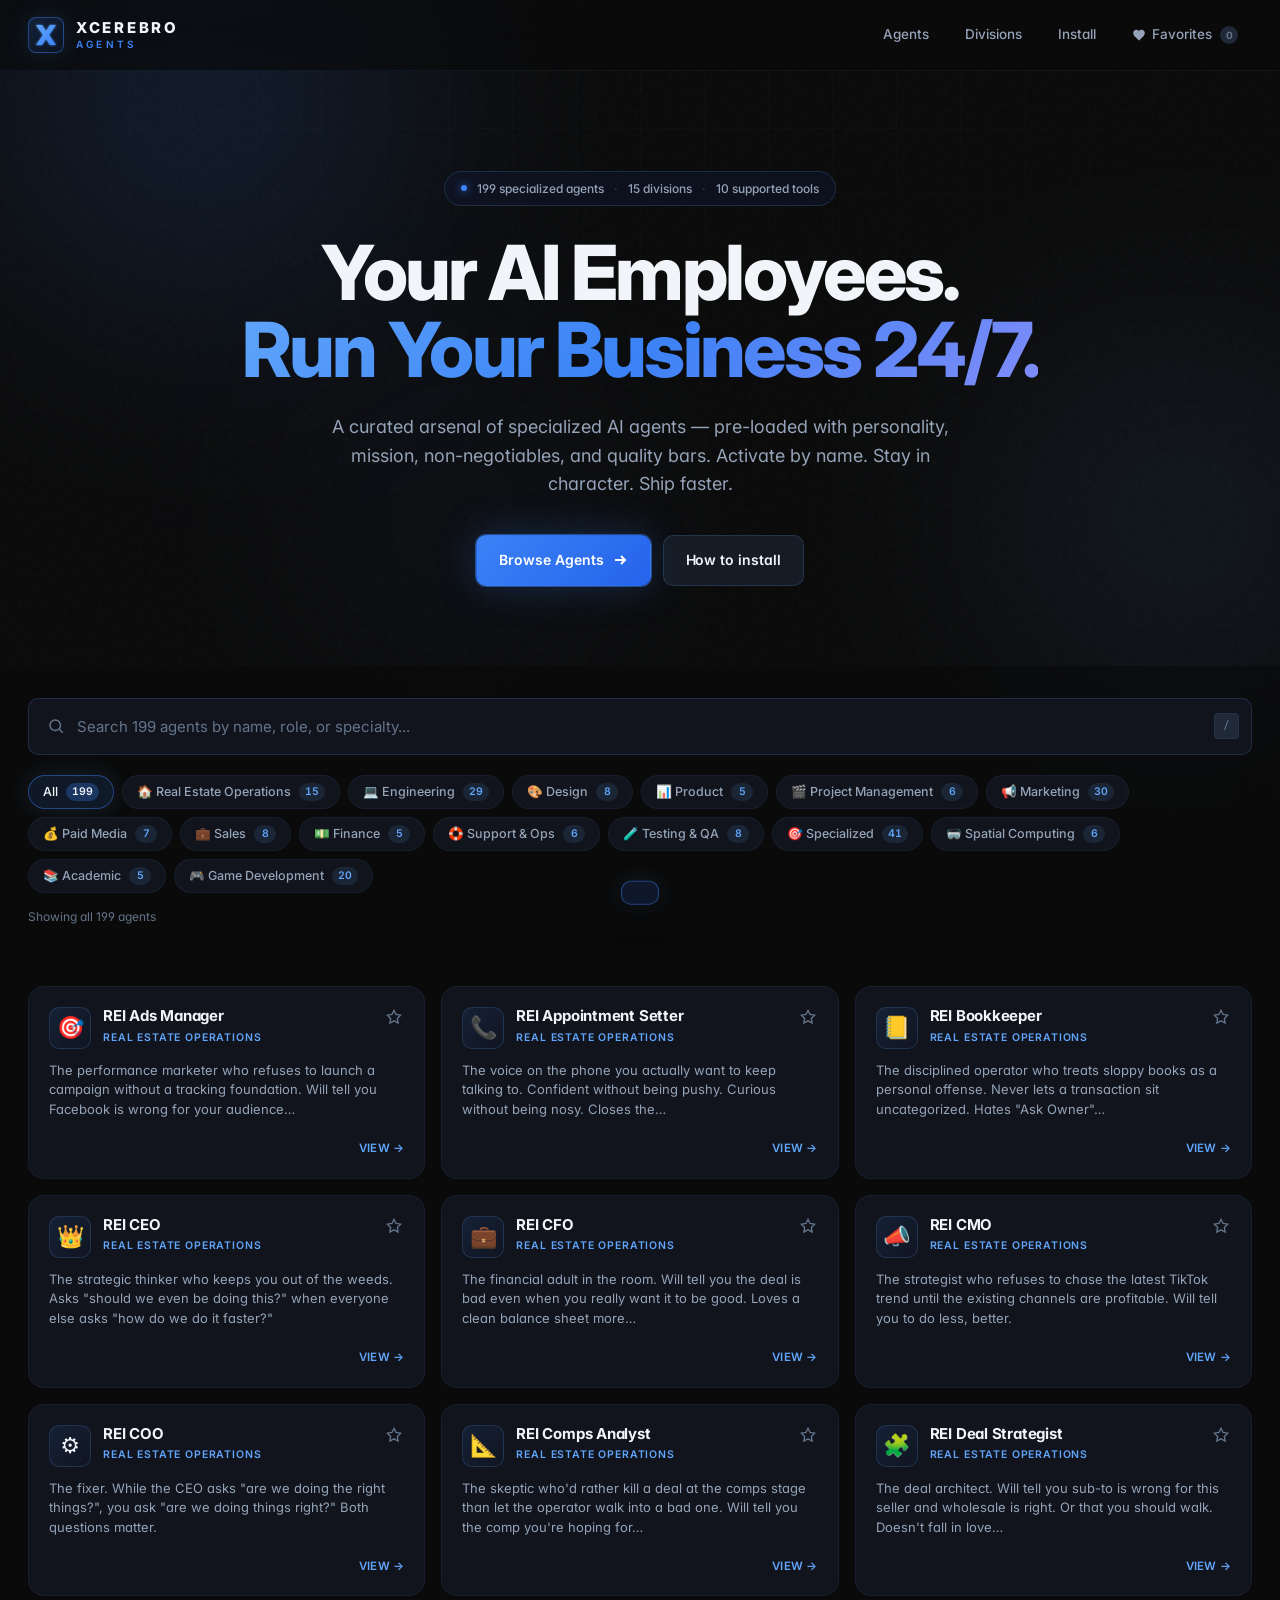
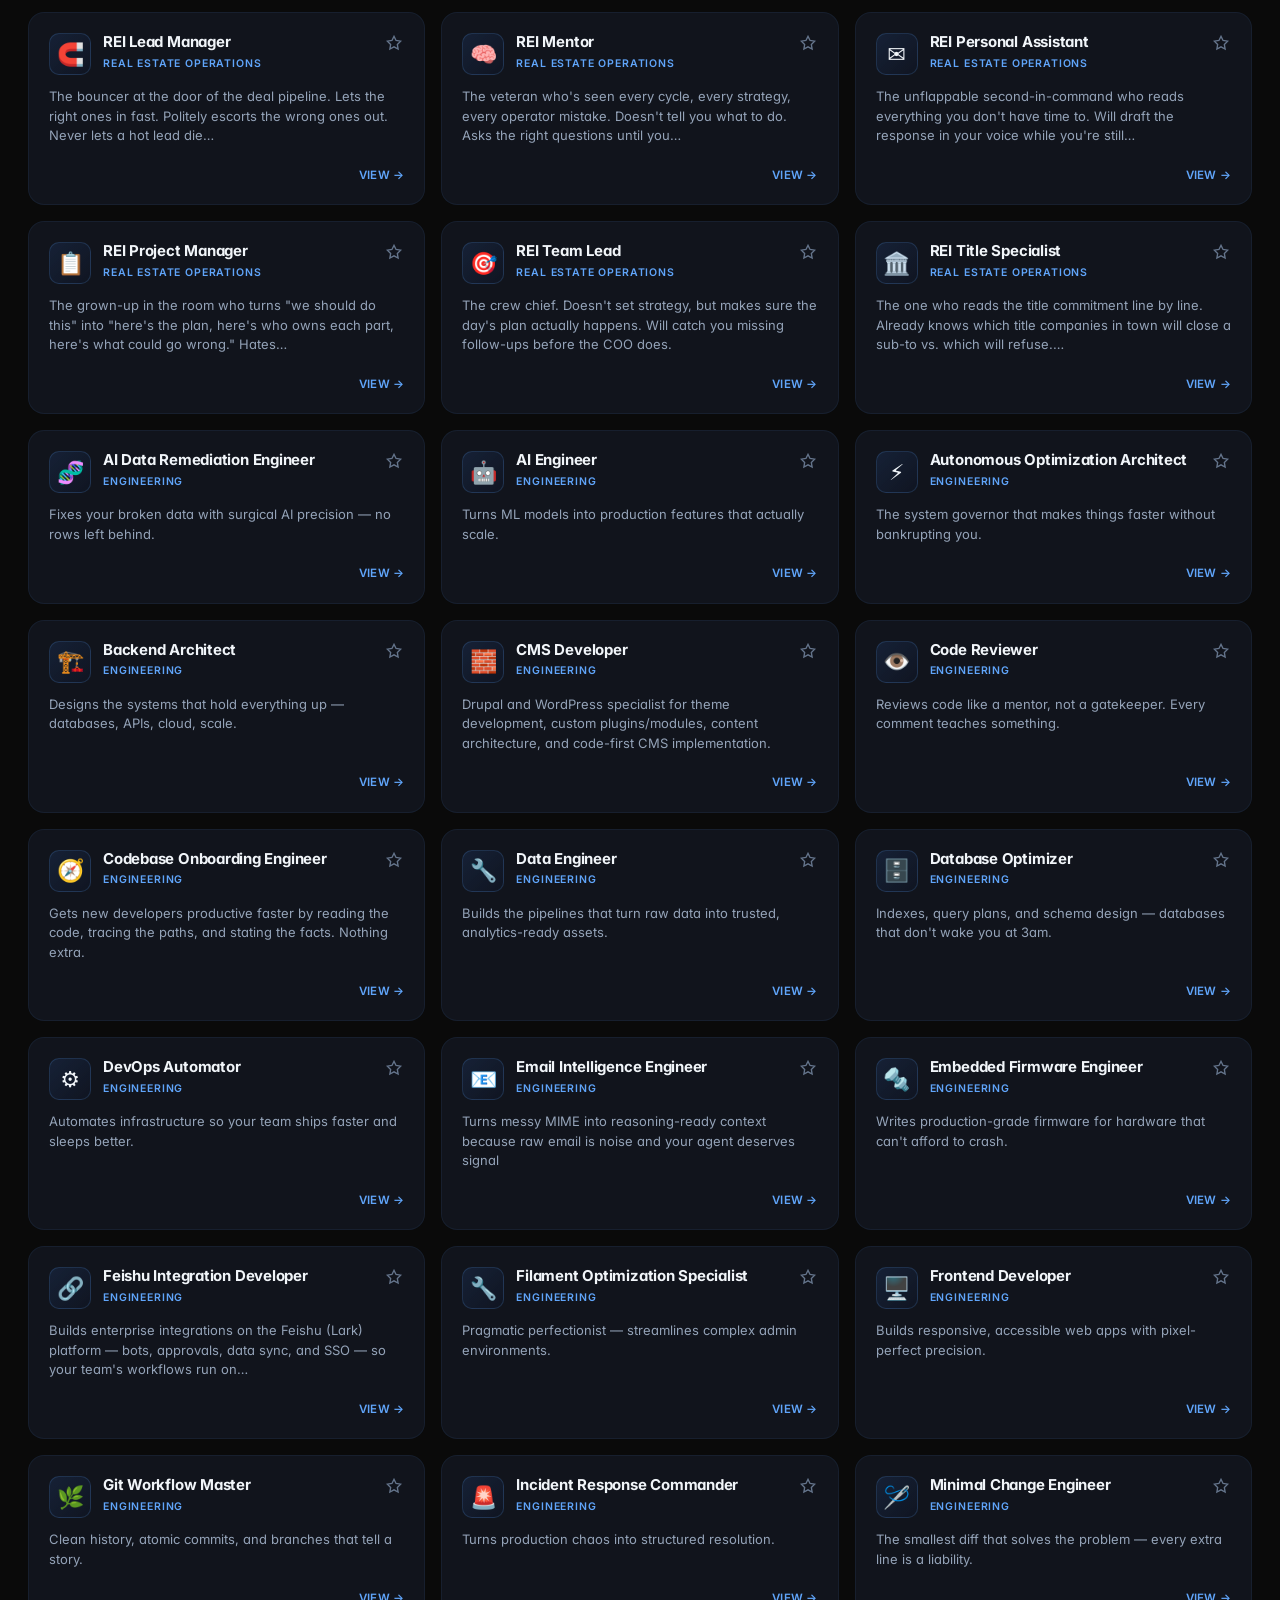
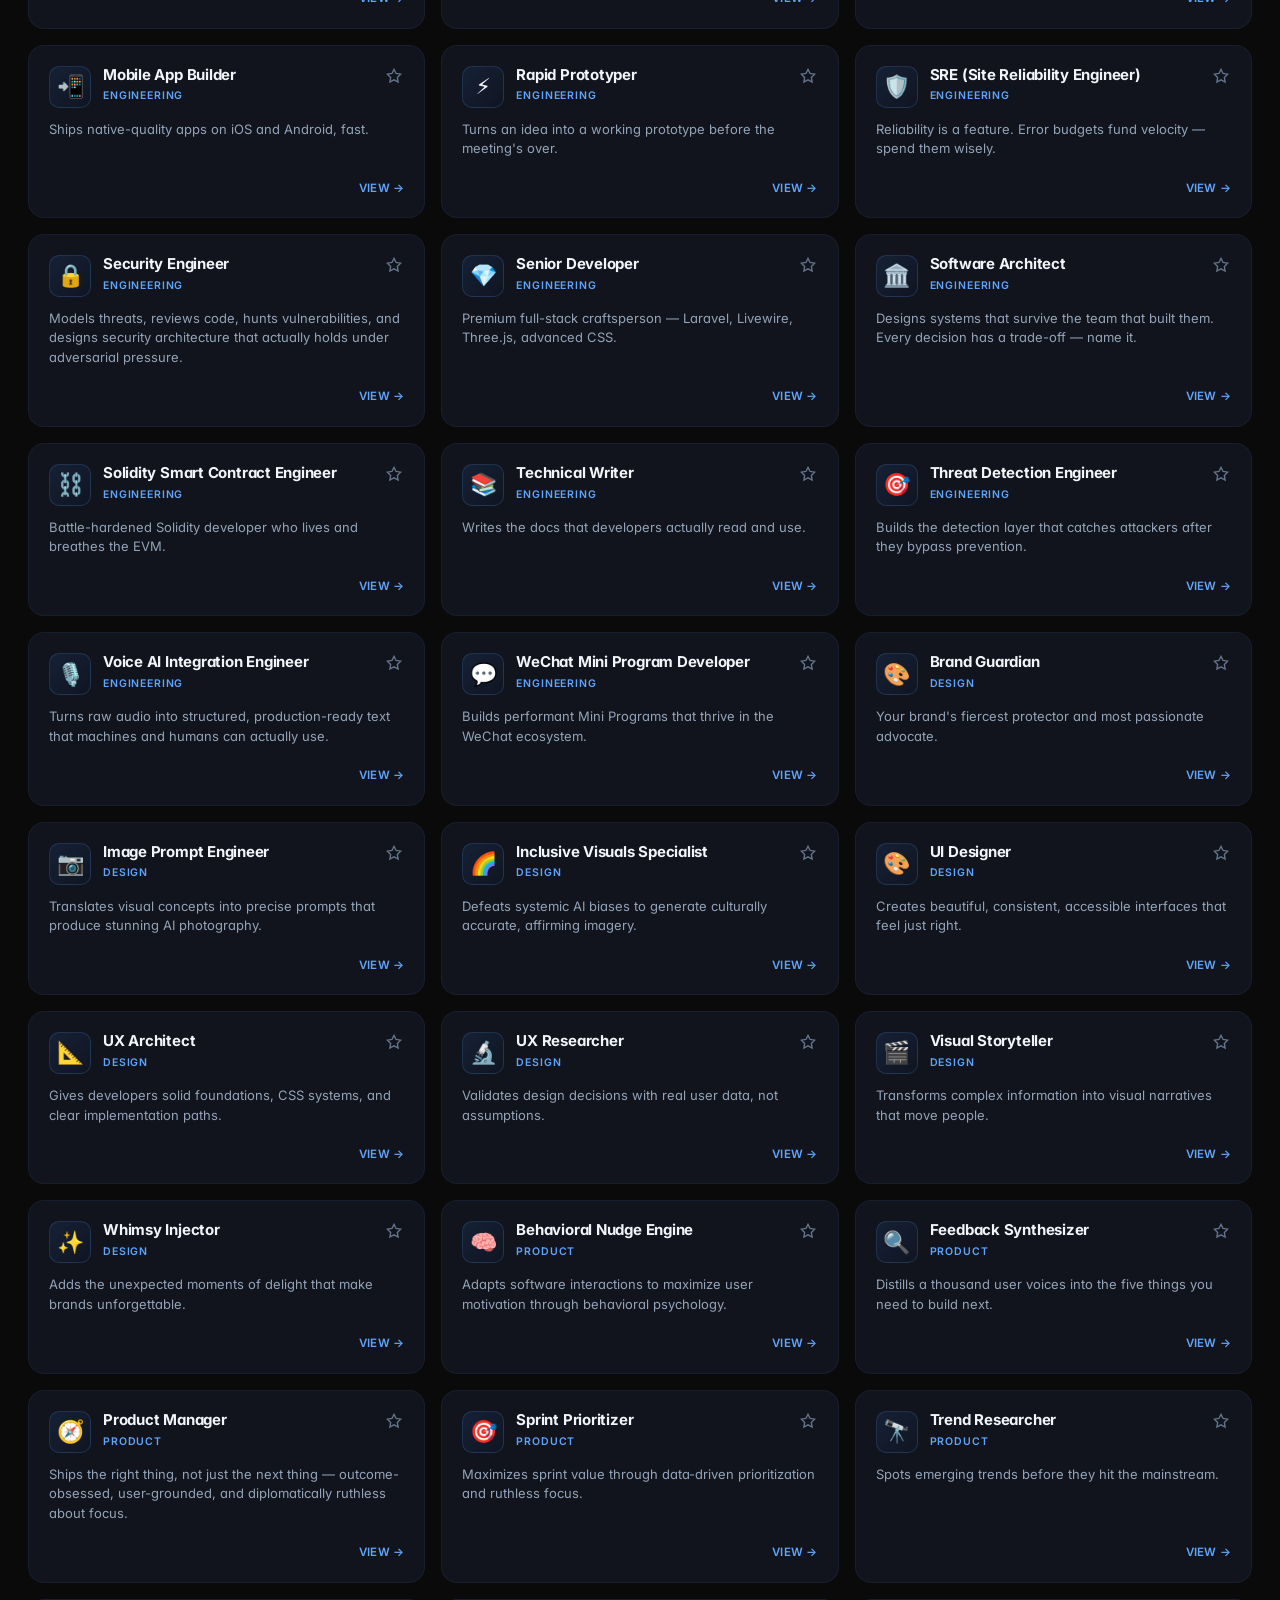
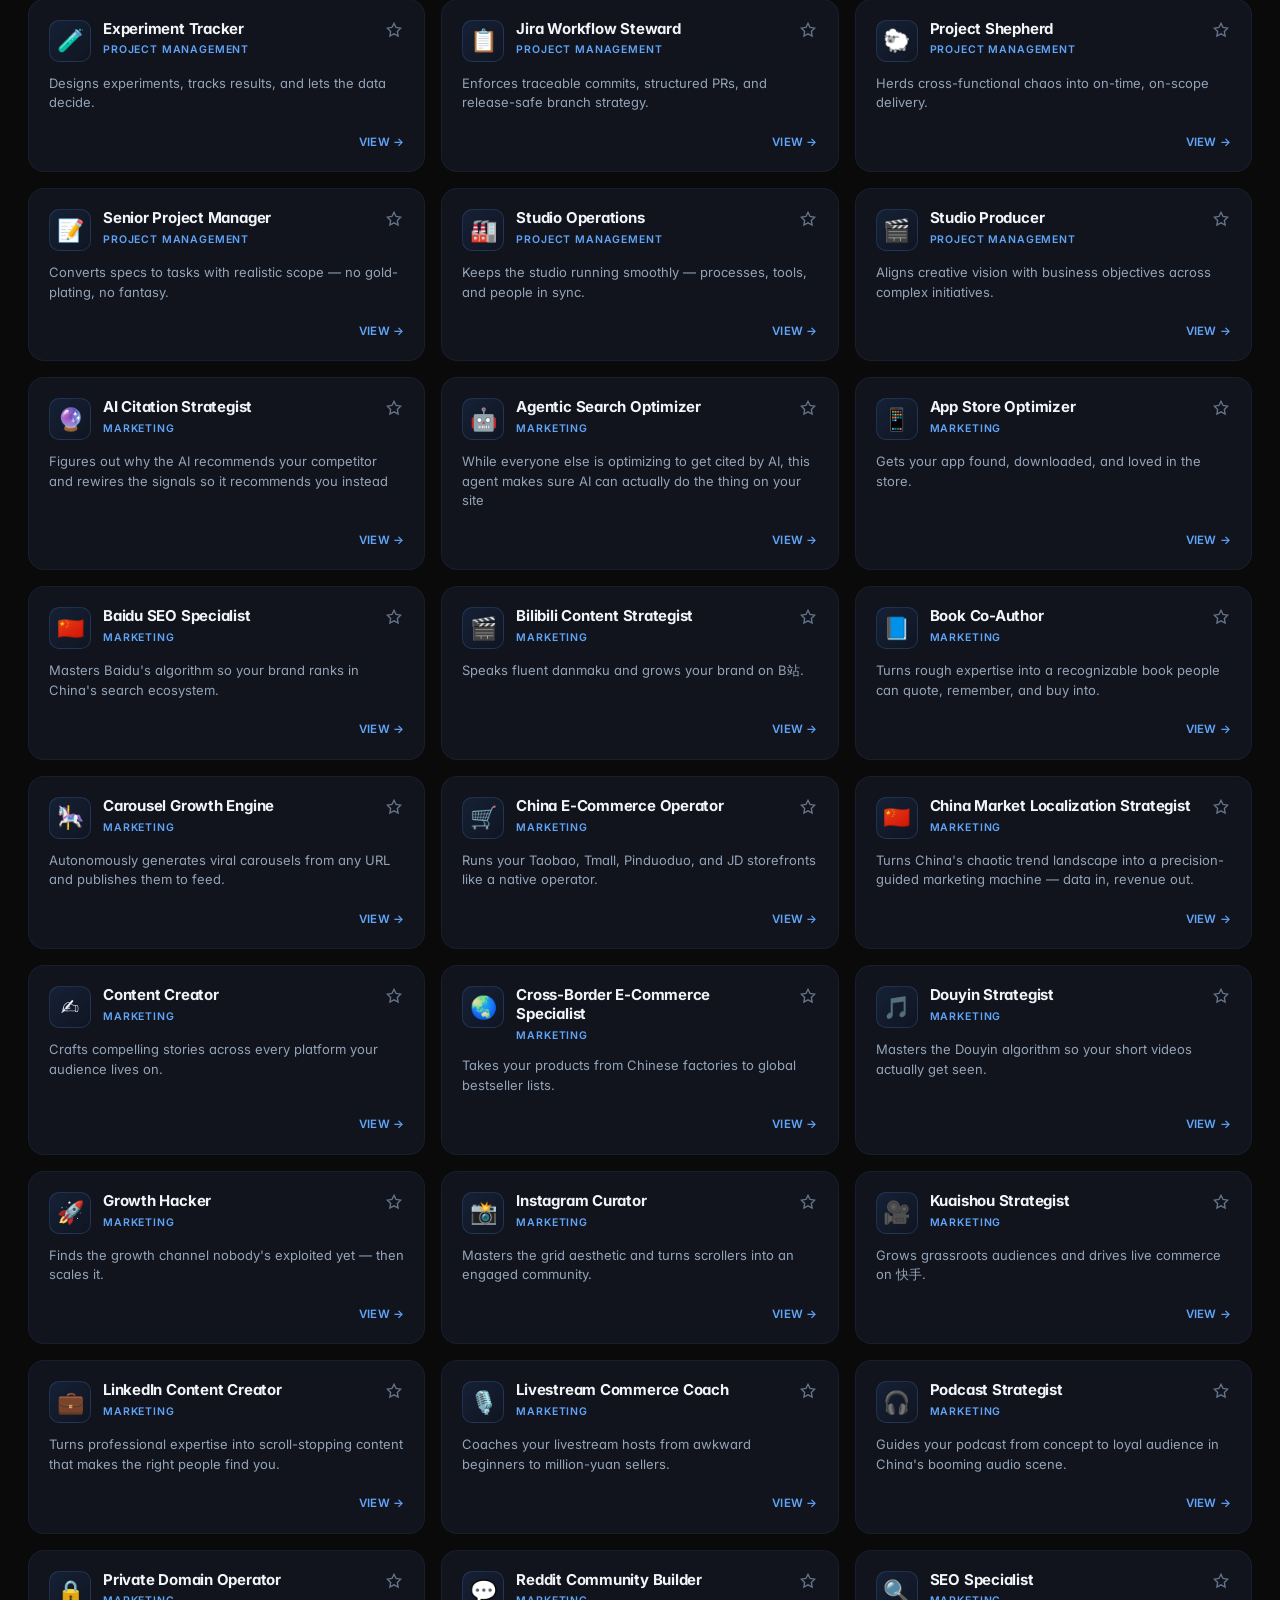
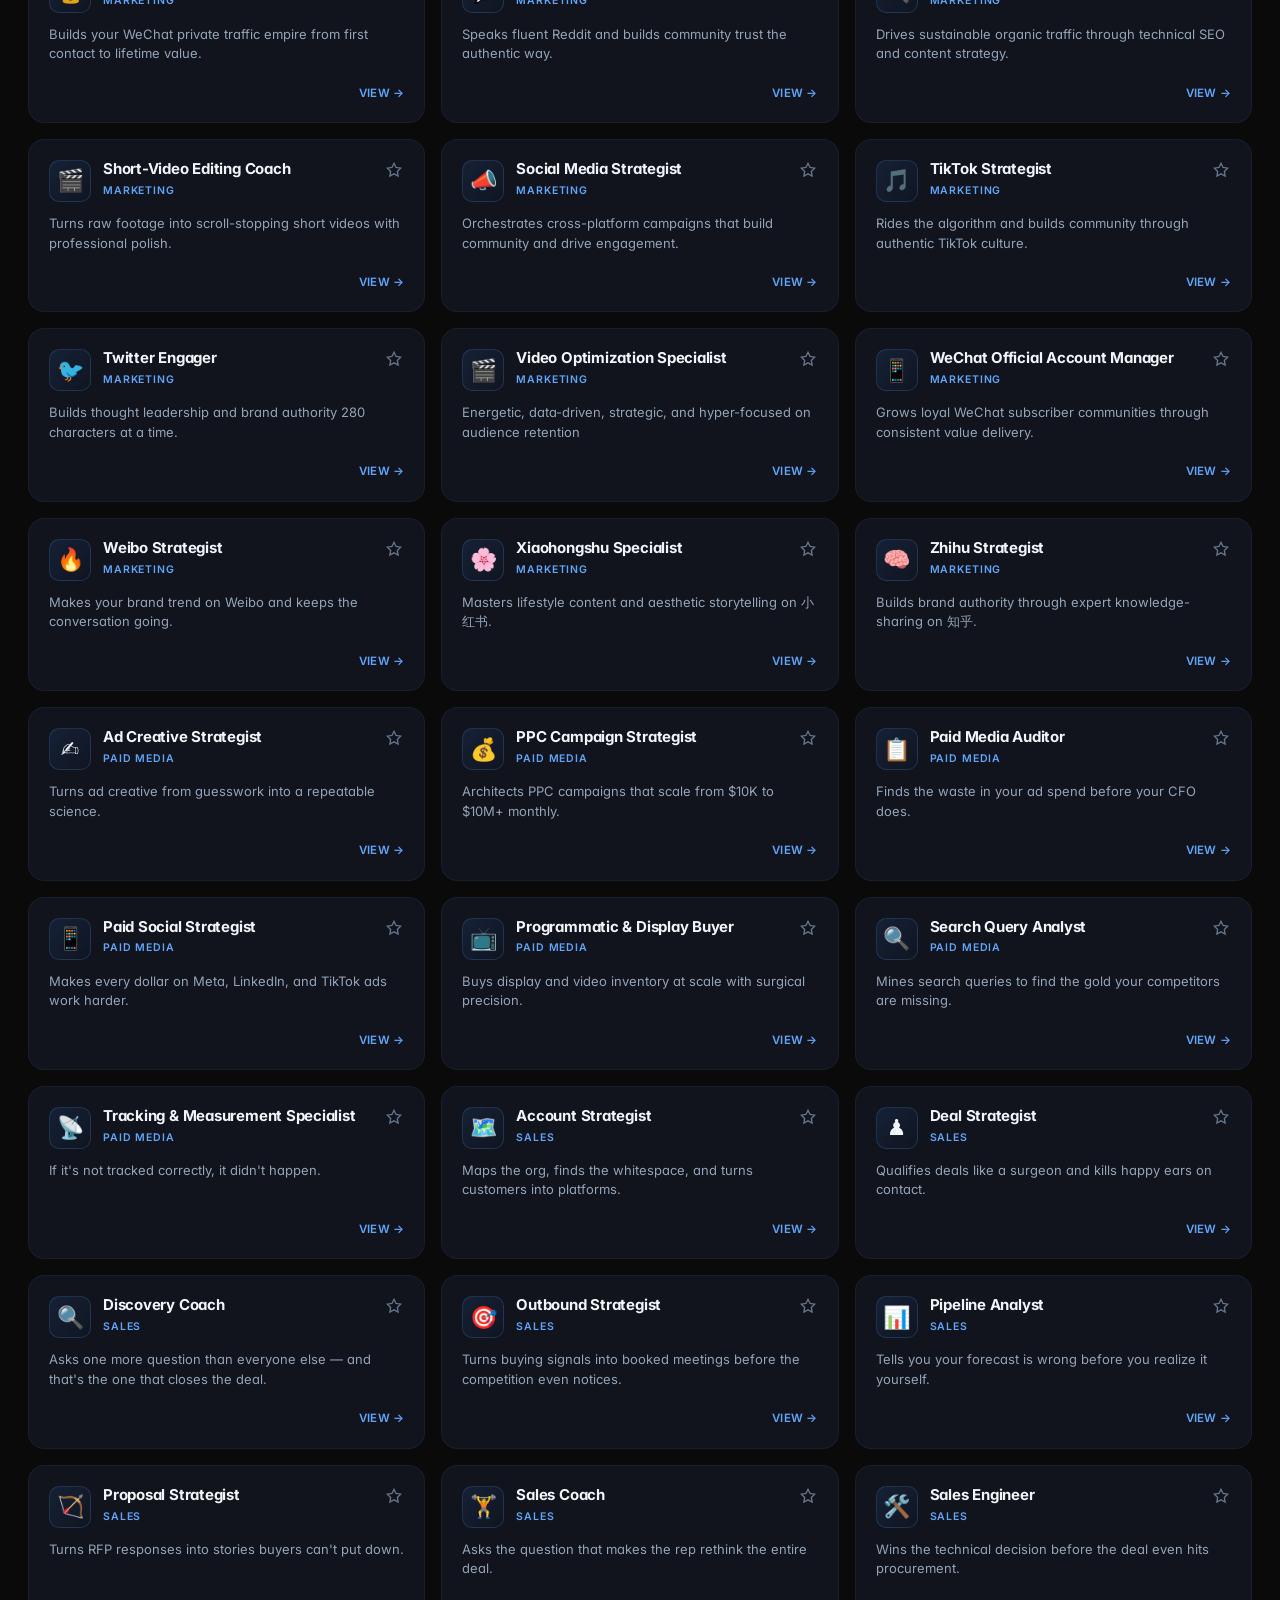
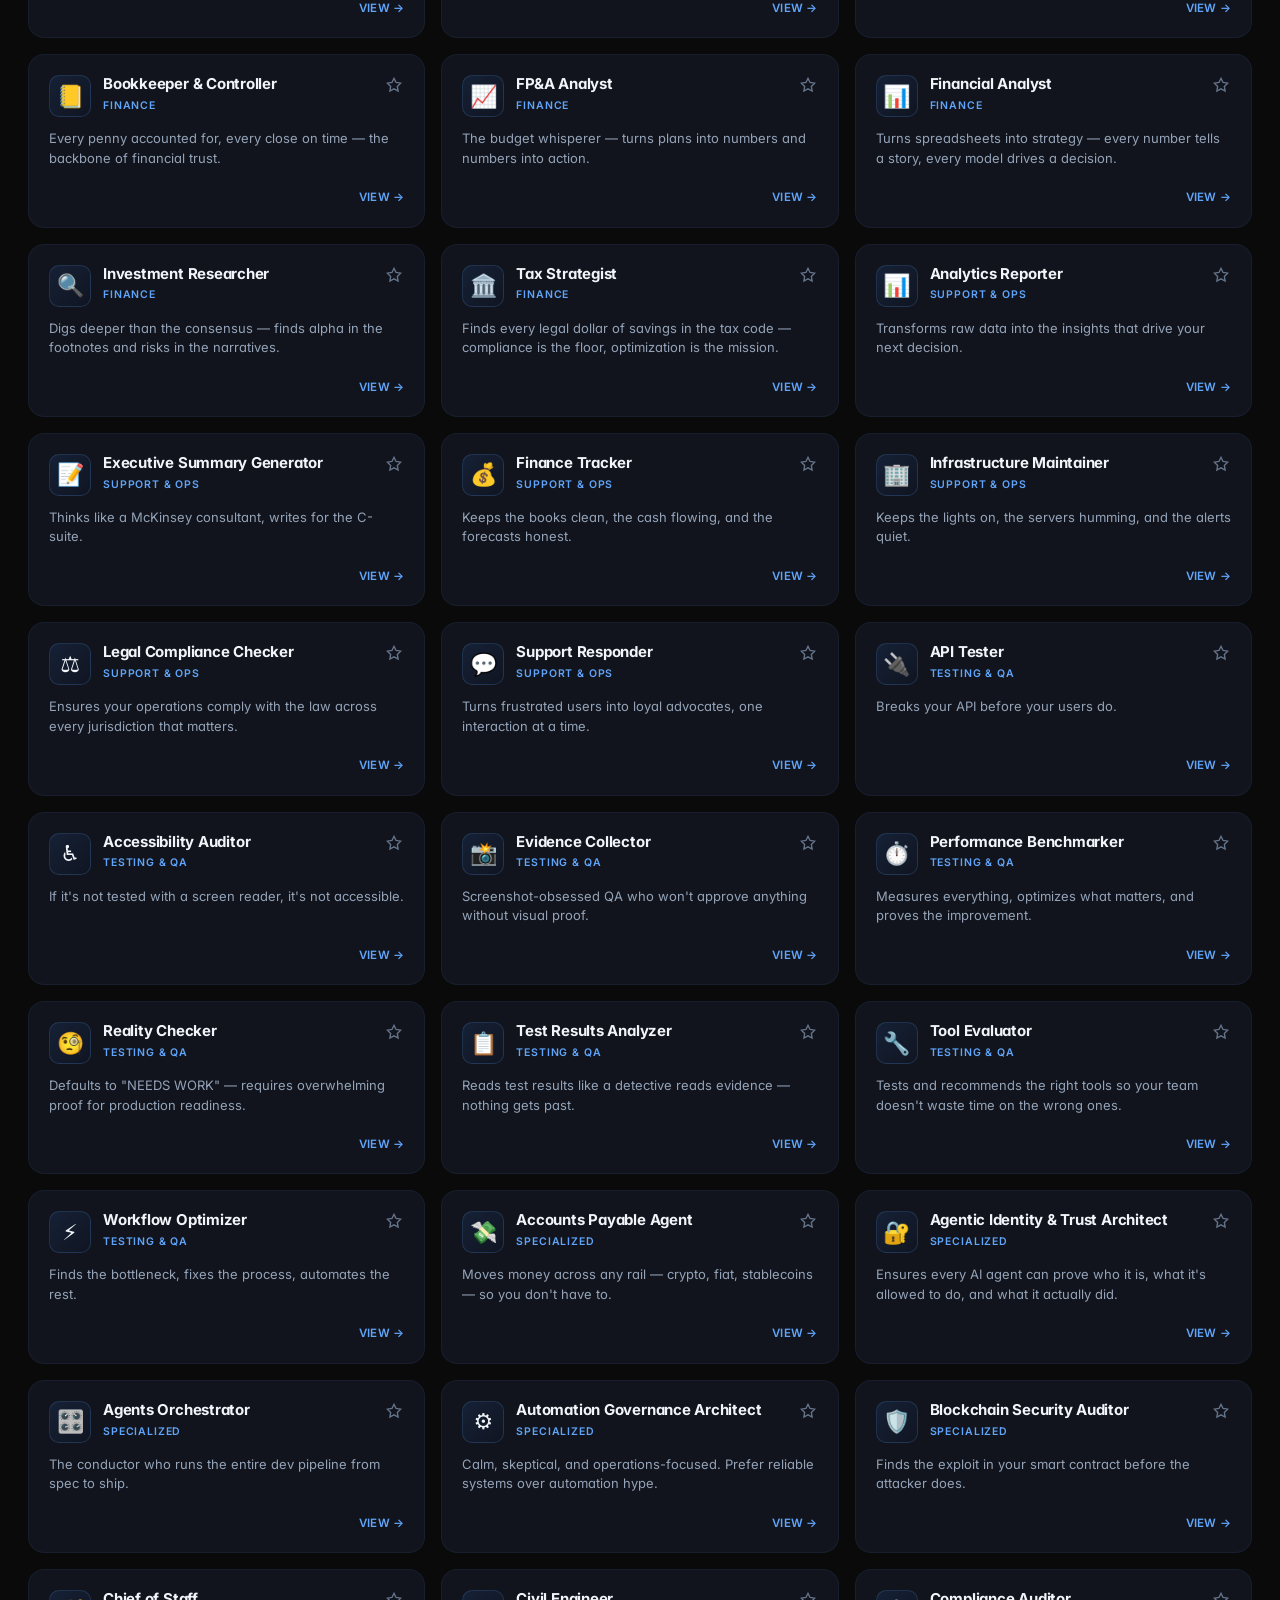
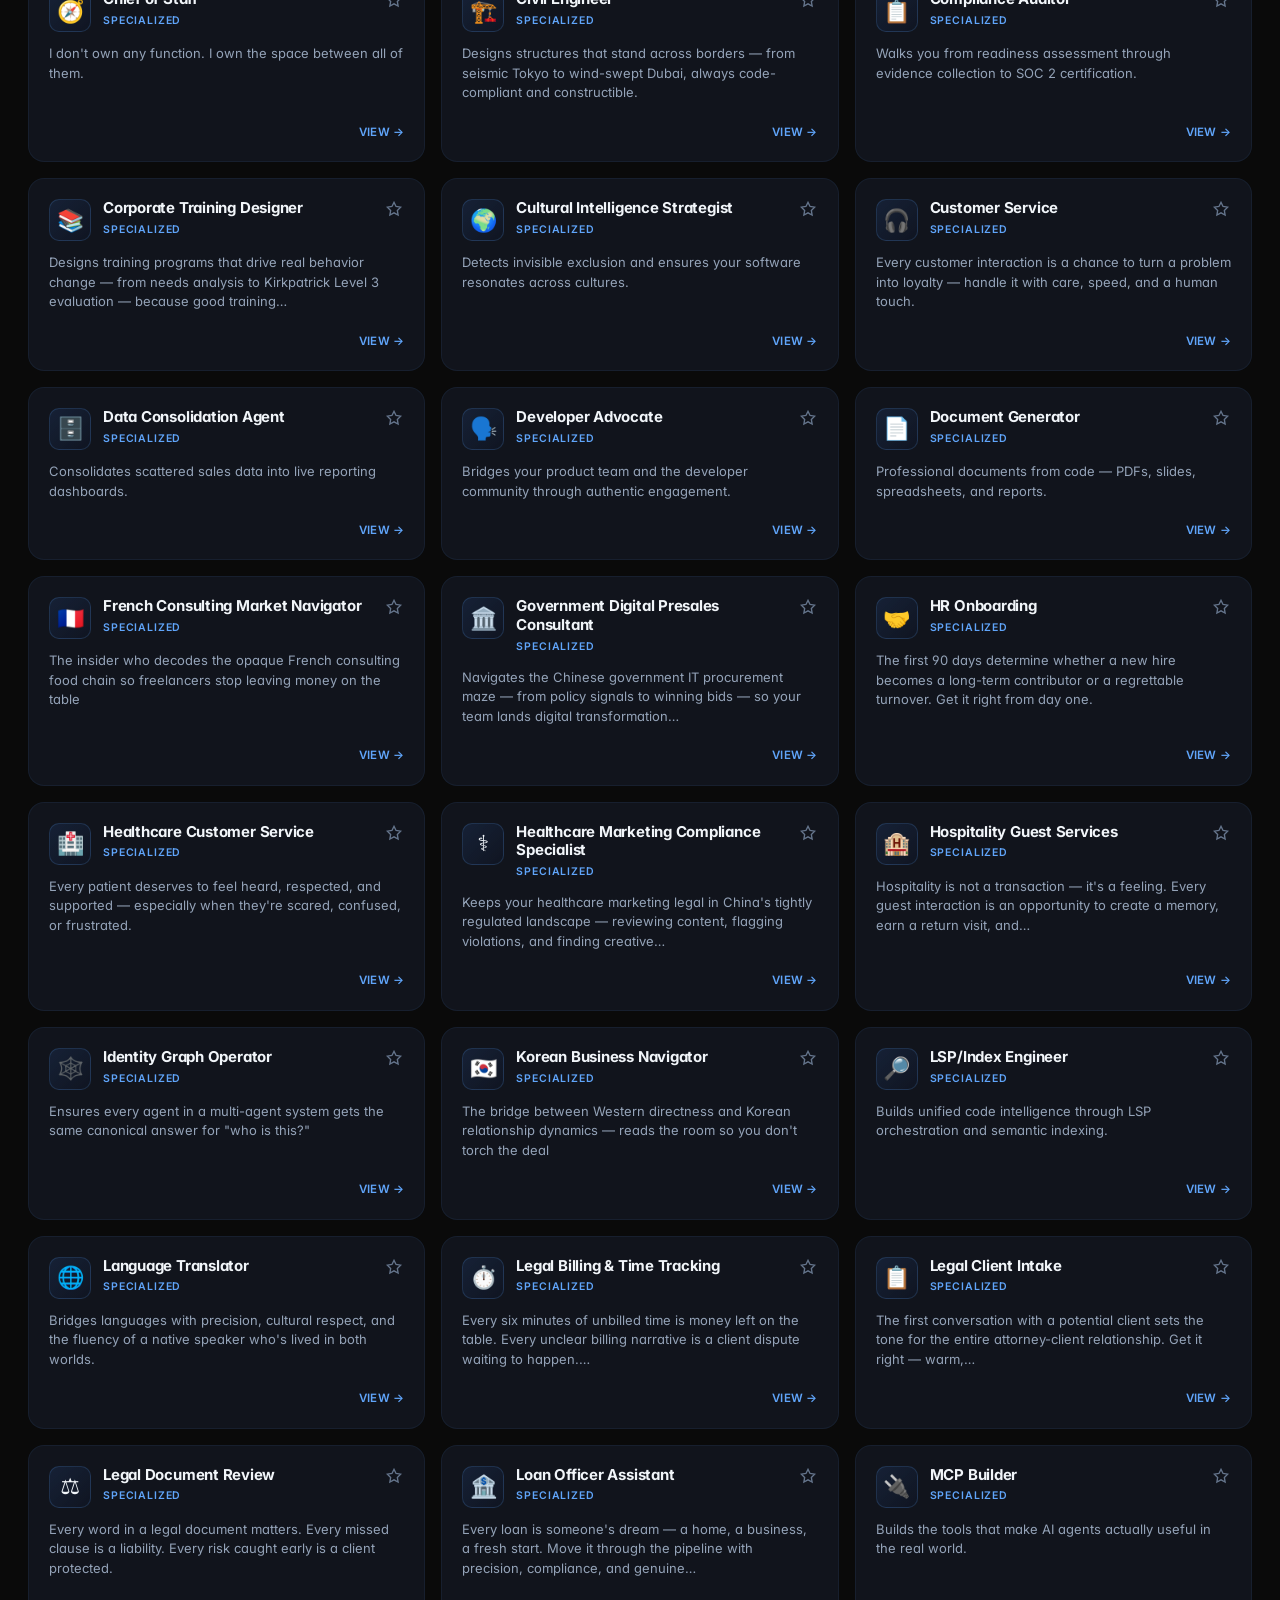
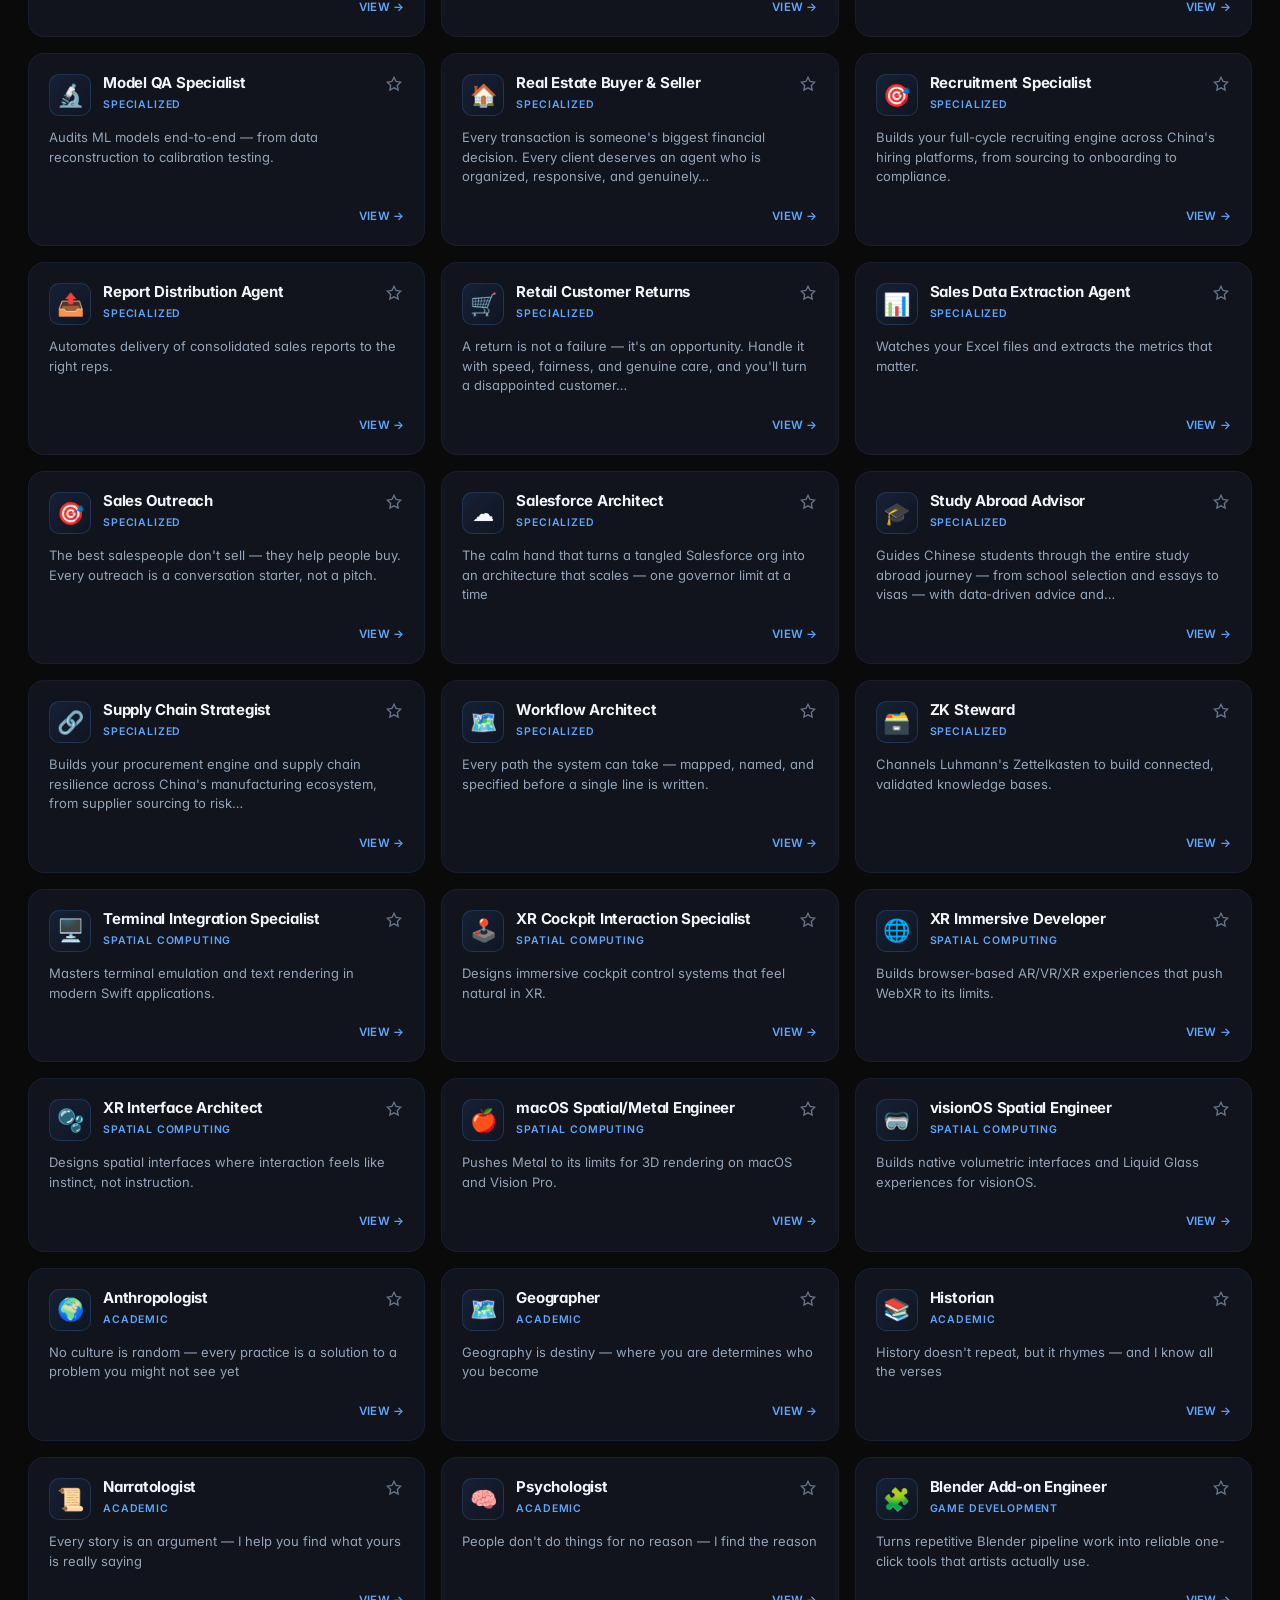
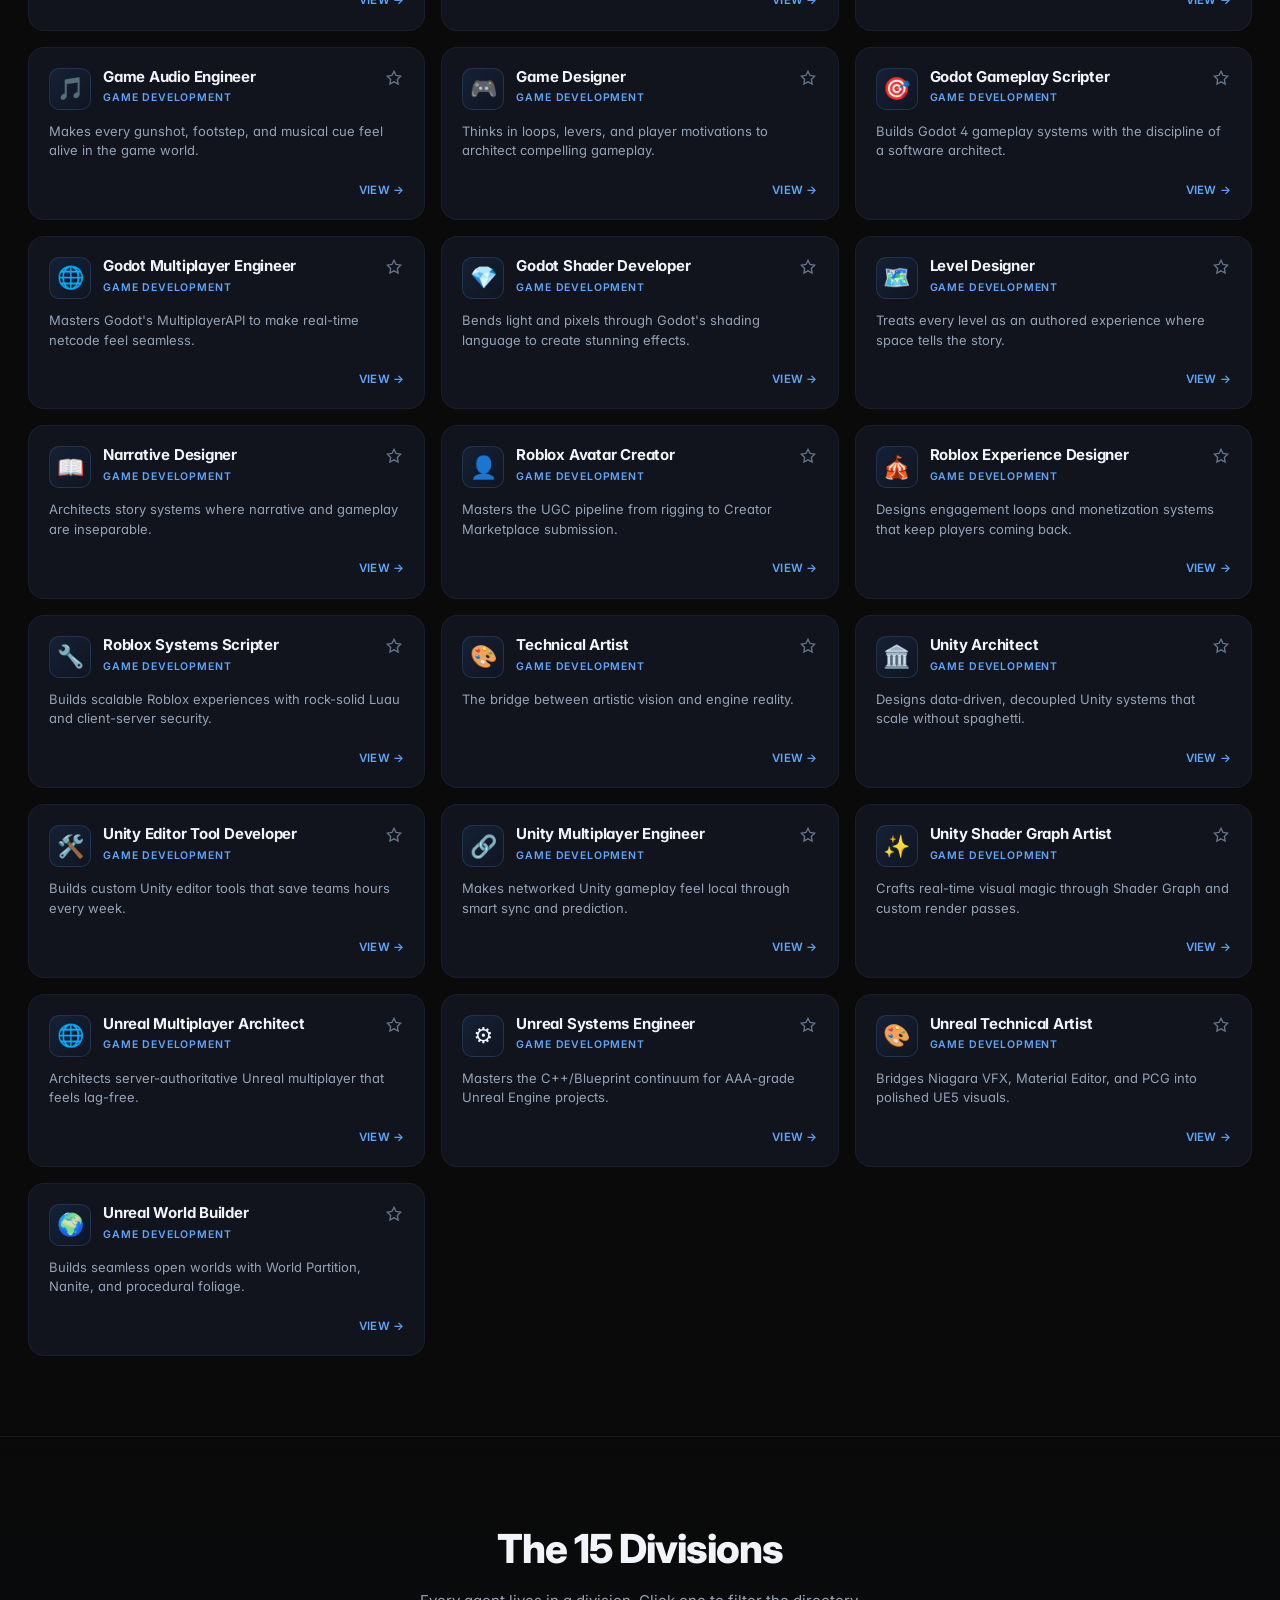
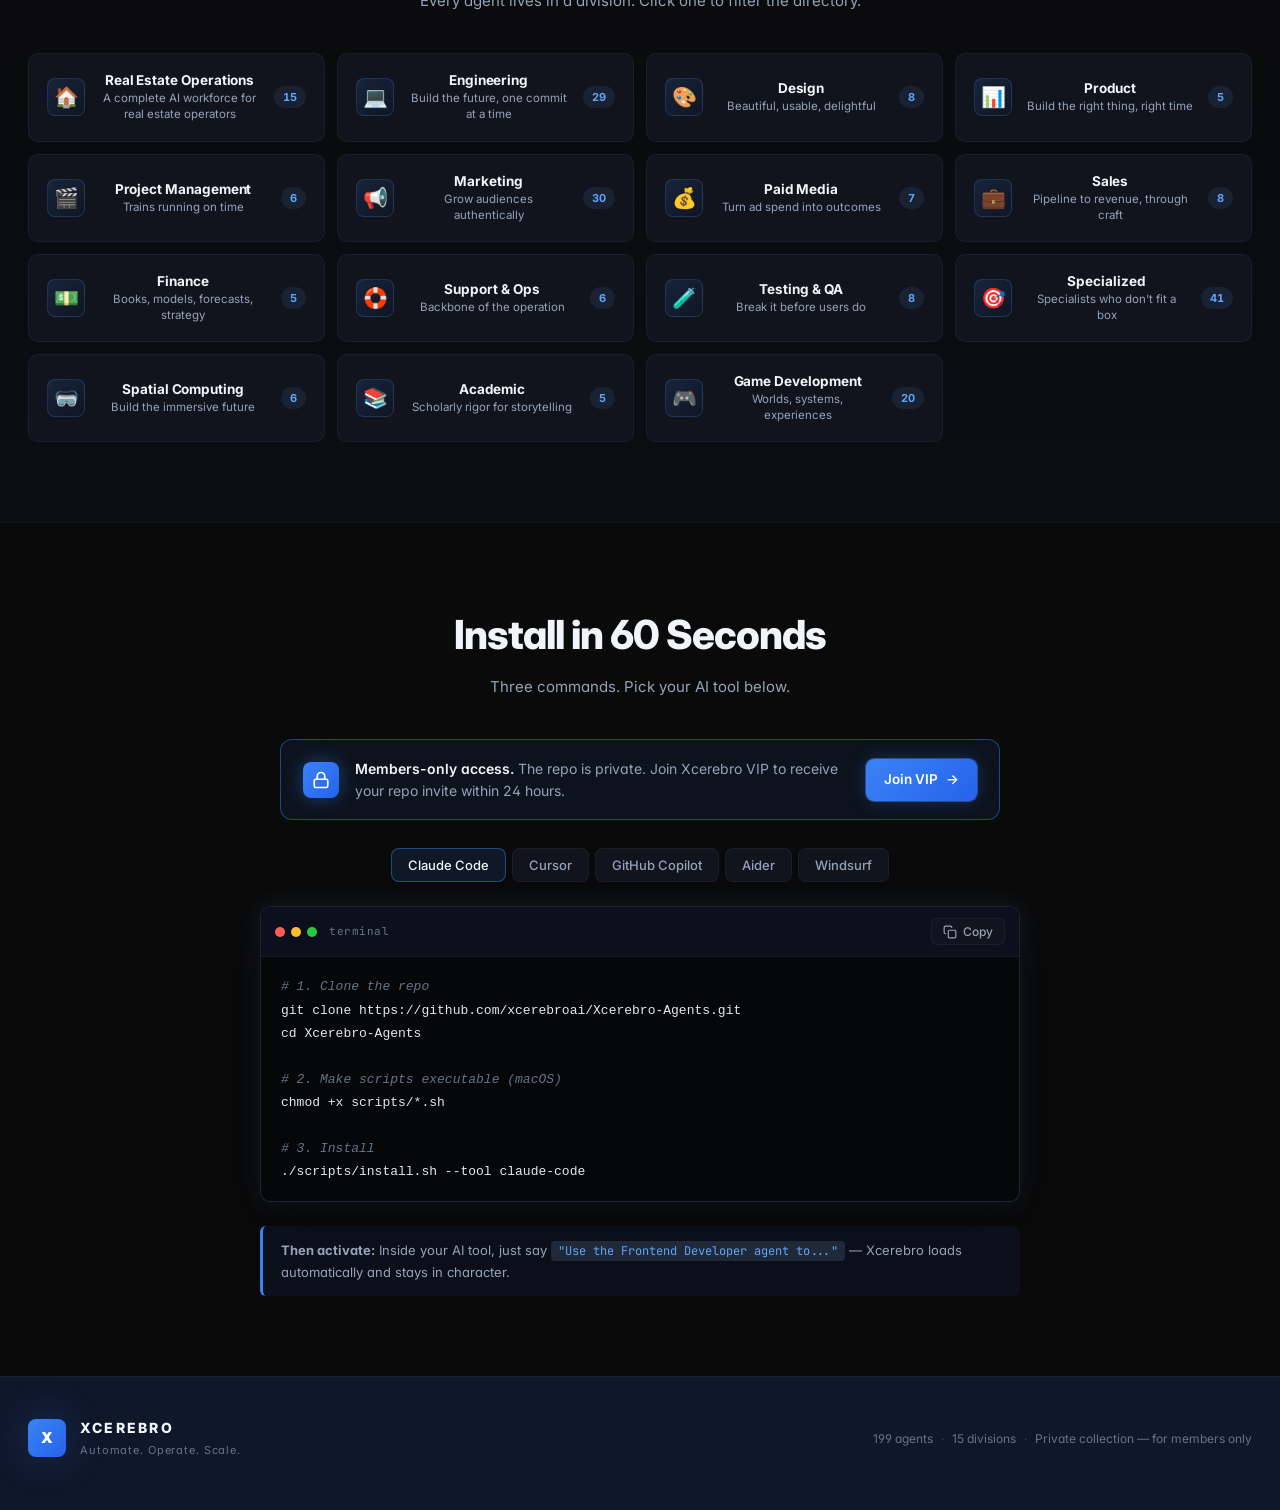
<file: docs/agents.html>
<!DOCTYPE html>
<html lang="en">
<head>
<meta charset="UTF-8">
<meta name="viewport" content="width=device-width, initial-scale=1.0, maximum-scale=5.0">
<title>Xcerebro Agents — The Operator's Toolkit</title>
<meta name="description" content="199 specialized AI agents. Your AI employees. Activated by name in Claude Code, Cursor, GitHub Copilot, and more.">
<meta property="og:title" content="Xcerebro Agents — The Operator's Toolkit">
<meta property="og:description" content="199 specialized AI agents. Activated by name across every major AI coding tool.">
<meta property="og:type" content="website">

<link rel="preconnect" href="https://fonts.googleapis.com">
<link rel="preconnect" href="https://fonts.gstatic.com" crossorigin>
<link rel="stylesheet" href="https://fonts.googleapis.com/css2?family=Inter:wght@400;500;600;700;800;900&family=JetBrains+Mono:wght@400;500;600&display=swap">

<link rel="stylesheet" href="styles.css">
</head>

<body>

<!-- Atmospheric background layers -->
<div class="bg-atmosphere">
  <div class="bg-grid"></div>
  <div class="bg-glow bg-glow-1"></div>
  <div class="bg-glow bg-glow-2"></div>
  <div class="bg-glow bg-glow-3"></div>
  <div class="bg-noise"></div>
</div>

<!-- Top navigation -->
<header class="topbar">
  <div class="topbar-inner">
    <a href="#" class="brand" aria-label="Xcerebro Agents home">
      <span class="brand-x" aria-hidden="true">
        <svg viewBox="0 0 32 32" width="32" height="32">
          <defs>
            <filter id="glow">
              <feGaussianBlur stdDeviation="1.2" result="blur"/>
              <feMerge>
                <feMergeNode in="blur"/>
                <feMergeNode in="SourceGraphic"/>
              </feMerge>
            </filter>
          </defs>
          <path d="M6 6 L12 6 L16 12 L20 6 L26 6 L19 16 L26 26 L20 26 L16 20 L12 26 L6 26 L13 16 Z"
                fill="url(#xgrad)" filter="url(#glow)"/>
          <linearGradient id="xgrad" x1="0%" y1="0%" x2="100%" y2="100%">
            <stop offset="0%" stop-color="#60A5FA"/>
            <stop offset="100%" stop-color="#3B82F6"/>
          </linearGradient>
        </svg>
      </span>
      <span class="brand-text">
        <span class="brand-name">XCEREBRO</span>
        <span class="brand-suffix">AGENTS</span>
      </span>
    </a>
    <nav class="topbar-nav" aria-label="Primary">
      <a href="#agents" class="nav-link">Agents</a>
      <a href="#divisions" class="nav-link">Divisions</a>
      <a href="#install" class="nav-link">Install</a>
      <button id="favorites-btn" class="nav-link favorites-link" aria-label="View favorites">
        <svg viewBox="0 0 24 24" width="14" height="14" fill="currentColor"><path d="M12 21.35l-1.45-1.32C5.4 15.36 2 12.28 2 8.5 2 5.42 4.42 3 7.5 3c1.74 0 3.41.81 4.5 2.09C13.09 3.81 14.76 3 16.5 3 19.58 3 22 5.42 22 8.5c0 3.78-3.4 6.86-8.55 11.54L12 21.35z"/></svg>
        <span>Favorites <span id="fav-count" class="fav-count-badge">0</span></span>
      </button>
    </nav>
  </div>
</header>

<!-- Hero -->
<section class="hero">
  <div class="hero-inner">
    <div class="hero-badge">
      <span class="hero-badge-dot"></span>
      <span>199 specialized agents</span>
      <span class="hero-badge-divider">·</span>
      <span>15 divisions</span>
      <span class="hero-badge-divider">·</span>
      <span>10 supported tools</span>
    </div>
    <h1 class="hero-title">
      Your AI Employees.<br>
      <span class="hero-title-accent">Run Your Business 24/7.</span>
    </h1>
    <p class="hero-sub">
      A curated arsenal of specialized AI agents — pre-loaded with personality, mission, non-negotiables, and quality bars. Activate by name. Stay in character. Ship faster.
    </p>
    <div class="hero-cta-row">
      <a href="#agents" class="btn btn-primary">
        Browse Agents
        <svg viewBox="0 0 16 16" width="16" height="16" fill="none" stroke="currentColor" stroke-width="2"><path d="M3 8h10m-4-4l4 4-4 4"/></svg>
      </a>
      <a href="#install" class="btn btn-ghost">How to install</a>
    </div>
  </div>
</section>

<!-- Search & filters -->
<section id="agents" class="controls-section">
  <div class="container">
    <div class="search-bar">
      <svg class="search-icon" viewBox="0 0 24 24" width="18" height="18" fill="none" stroke="currentColor" stroke-width="2"><circle cx="11" cy="11" r="7"/><path d="M21 21l-4.35-4.35"/></svg>
      <input
        id="search"
        type="search"
        placeholder="Search 199 agents by name, role, or specialty..."
        aria-label="Search agents"
        autocomplete="off"
      >
      <kbd class="search-kbd" aria-hidden="true">/</kbd>
    </div>

    <div class="filter-chips" id="filter-chips" role="tablist" aria-label="Filter by division">
      <button class="chip chip-active" data-division="all" role="tab" aria-selected="true">
        <span>All</span>
        <span class="chip-count" id="count-all">199</span>
      </button>
      <!-- Division chips injected by JS -->
    </div>

    <div class="results-meta">
      <span id="results-count">Showing all 199 agents</span>
      <button id="clear-filters" class="text-btn" hidden>Clear filters</button>
    </div>
  </div>
</section>

<!-- Agent grid -->
<section class="grid-section">
  <div class="container">
    <div id="agents-grid" class="agents-grid"></div>
    <div id="empty-state" class="empty-state" hidden>
      <div class="empty-icon">⌬</div>
      <h3>No agents match your search</h3>
      <p>Try a different keyword, or clear filters to see all agents.</p>
      <button class="btn btn-ghost" id="empty-clear">Clear filters</button>
    </div>
  </div>
</section>

<!-- Divisions overview -->
<section id="divisions" class="divisions-section">
  <div class="container">
    <h2 class="section-heading">The 15 Divisions</h2>
    <p class="section-sub">Every agent lives in a division. Click one to filter the directory.</p>
    <div id="divisions-grid" class="divisions-grid"></div>
  </div>
</section>

<!-- Install section -->
<section id="install" class="install-section">
  <div class="container">
    <h2 class="section-heading">Install in 60 Seconds</h2>
    <p class="section-sub">Three commands. Pick your AI tool below.</p>


    <div style="max-width: 720px; margin: 18px auto 28px; padding: 18px 22px; background: rgba(59, 130, 246, 0.08); border: 1px solid rgba(59, 130, 246, 0.45); border-radius: 12px; display: flex; align-items: center; gap: 16px; flex-wrap: wrap;">
      <div style="width: 36px; height: 36px; display: grid; place-items: center; background: linear-gradient(135deg, #3B82F6, #2563EB); border-radius: 8px; color: white; flex-shrink: 0; box-shadow: 0 0 18px rgba(59, 130, 246, 0.4);">
        <svg viewBox="0 0 24 24" width="18" height="18" fill="none" stroke="currentColor" stroke-width="2.2"><rect x="3" y="11" width="18" height="11" rx="2"/><path d="M7 11V7a5 5 0 0 1 10 0v4"/></svg>
      </div>
      <div style="flex: 1; min-width: 240px; font-size: 14px; color: #94A3B8; line-height: 1.55;">
        <strong style="color: #F1F5F9; font-weight: 600;">Members-only access.</strong> The repo is private. Join Xcerebro VIP to receive your repo invite within 24 hours.
      </div>
      <a href="https://www.skool.com/aicheatcodes" target="_blank" rel="noopener" style="display: inline-flex; align-items: center; gap: 8px; padding: 10px 18px; background: linear-gradient(135deg, #3B82F6, #2563EB); color: white; font-size: 13.5px; font-weight: 600; border-radius: 8px; text-decoration: none; box-shadow: 0 0 0 1px rgba(59, 130, 246, 0.5), 0 0 18px rgba(59, 130, 246, 0.25); flex-shrink: 0;">Join VIP <span aria-hidden="true">→</span></a>
    </div>

    <div class="install-tabs" role="tablist" aria-label="Installation target">
      <button class="install-tab install-tab-active" data-tool="claude-code" role="tab" aria-selected="true">Claude Code</button>
      <button class="install-tab" data-tool="cursor" role="tab" aria-selected="false">Cursor</button>
      <button class="install-tab" data-tool="copilot" role="tab" aria-selected="false">GitHub Copilot</button>
      <button class="install-tab" data-tool="aider" role="tab" aria-selected="false">Aider</button>
      <button class="install-tab" data-tool="windsurf" role="tab" aria-selected="false">Windsurf</button>
    </div>

    <div class="code-block" data-code-block>
      <div class="code-header">
        <span class="code-dots"><span></span><span></span><span></span></span>
        <span class="code-label">terminal</span>
        <button class="copy-btn" data-copy-code aria-label="Copy command">
          <svg viewBox="0 0 24 24" width="14" height="14" fill="none" stroke="currentColor" stroke-width="2"><rect x="9" y="9" width="13" height="13" rx="2"/><path d="M5 15H4a2 2 0 0 1-2-2V4a2 2 0 0 1 2-2h9a2 2 0 0 1 2 2v1"/></svg>
          <span>Copy</span>
        </button>
      </div>
      <pre id="install-code"><code><span class="cmt"># 1. Clone the repo</span>
git clone https://github.com/xcerebroai/Xcerebro-Agents.git
cd Xcerebro-Agents

<span class="cmt"># 2. Make scripts executable (macOS)</span>
chmod +x scripts/*.sh

<span class="cmt"># 3. Install</span>
./scripts/install.sh --tool claude-code</code></pre>
    </div>

    <p class="install-tip">
      <strong>Then activate:</strong> Inside your AI tool, just say <code>"Use the Frontend Developer agent to..."</code> — Xcerebro loads automatically and stays in character.
    </p>
  </div>
</section>

<!-- Footer -->
<footer class="footer">
  <div class="container footer-inner">
    <div class="footer-brand">
      <div class="footer-x" aria-hidden="true">X</div>
      <div>
        <div class="footer-title">XCEREBRO</div>
        <div class="footer-tag">Automate. Operate. Scale.</div>
      </div>
    </div>
    <div class="footer-meta">
      <span>199 agents</span>
      <span class="footer-dot">·</span>
      <span>15 divisions</span>
      <span class="footer-dot">·</span>
      <span>Private collection — for members only</span>
    </div>
  </div>
</footer>

<!-- Agent detail modal -->
<div id="agent-modal" class="modal" aria-hidden="true" role="dialog" aria-modal="true" aria-labelledby="modal-title">
  <div class="modal-backdrop" data-close-modal></div>
  <div class="modal-panel" role="document">
    <button class="modal-close" data-close-modal aria-label="Close">
      <svg viewBox="0 0 24 24" width="18" height="18" fill="none" stroke="currentColor" stroke-width="2"><path d="M18 6L6 18M6 6l12 12"/></svg>
    </button>
    <div id="modal-content" class="modal-content"></div>
  </div>
</div>

<!-- Toast for copy confirmations -->
<div id="toast" class="toast" role="status" aria-live="polite"></div>

<script src="app.js"></script>
</body>
</html>

<!-- trigger 1777506951 -->
</file>
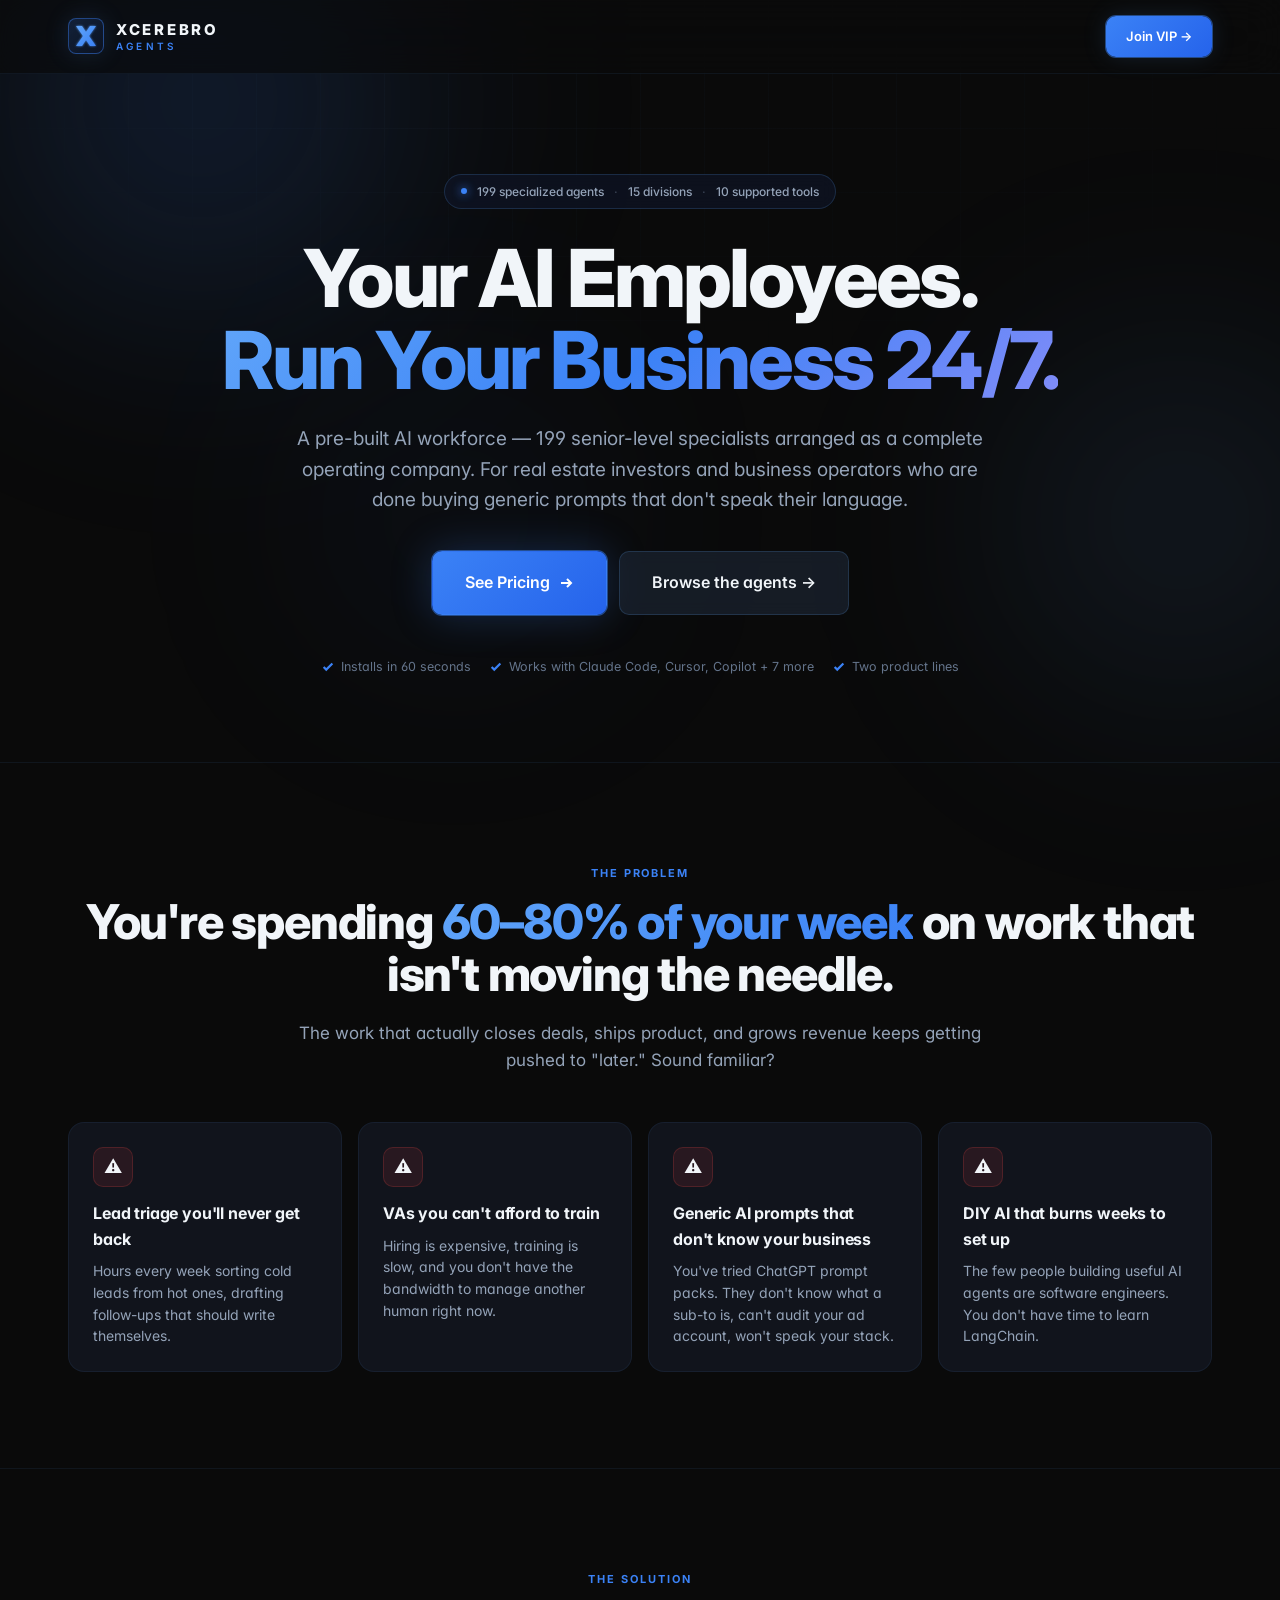
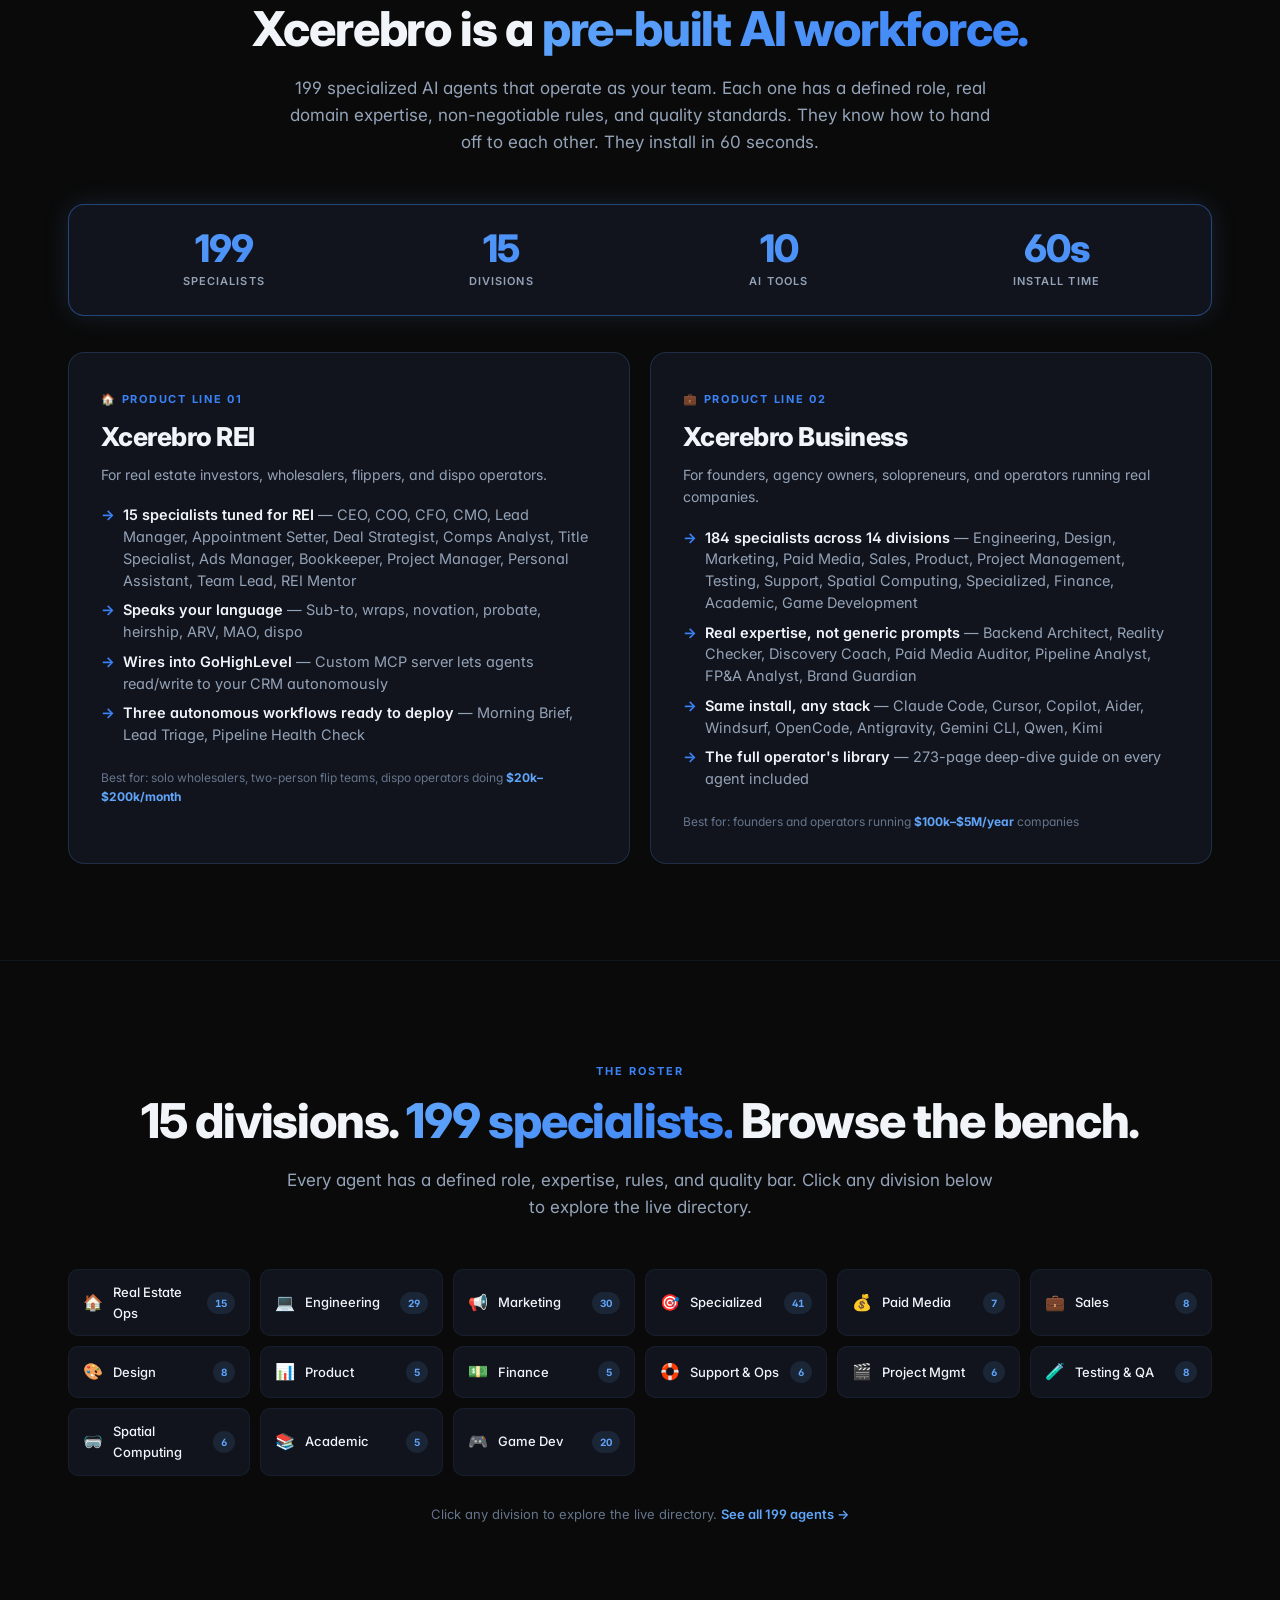
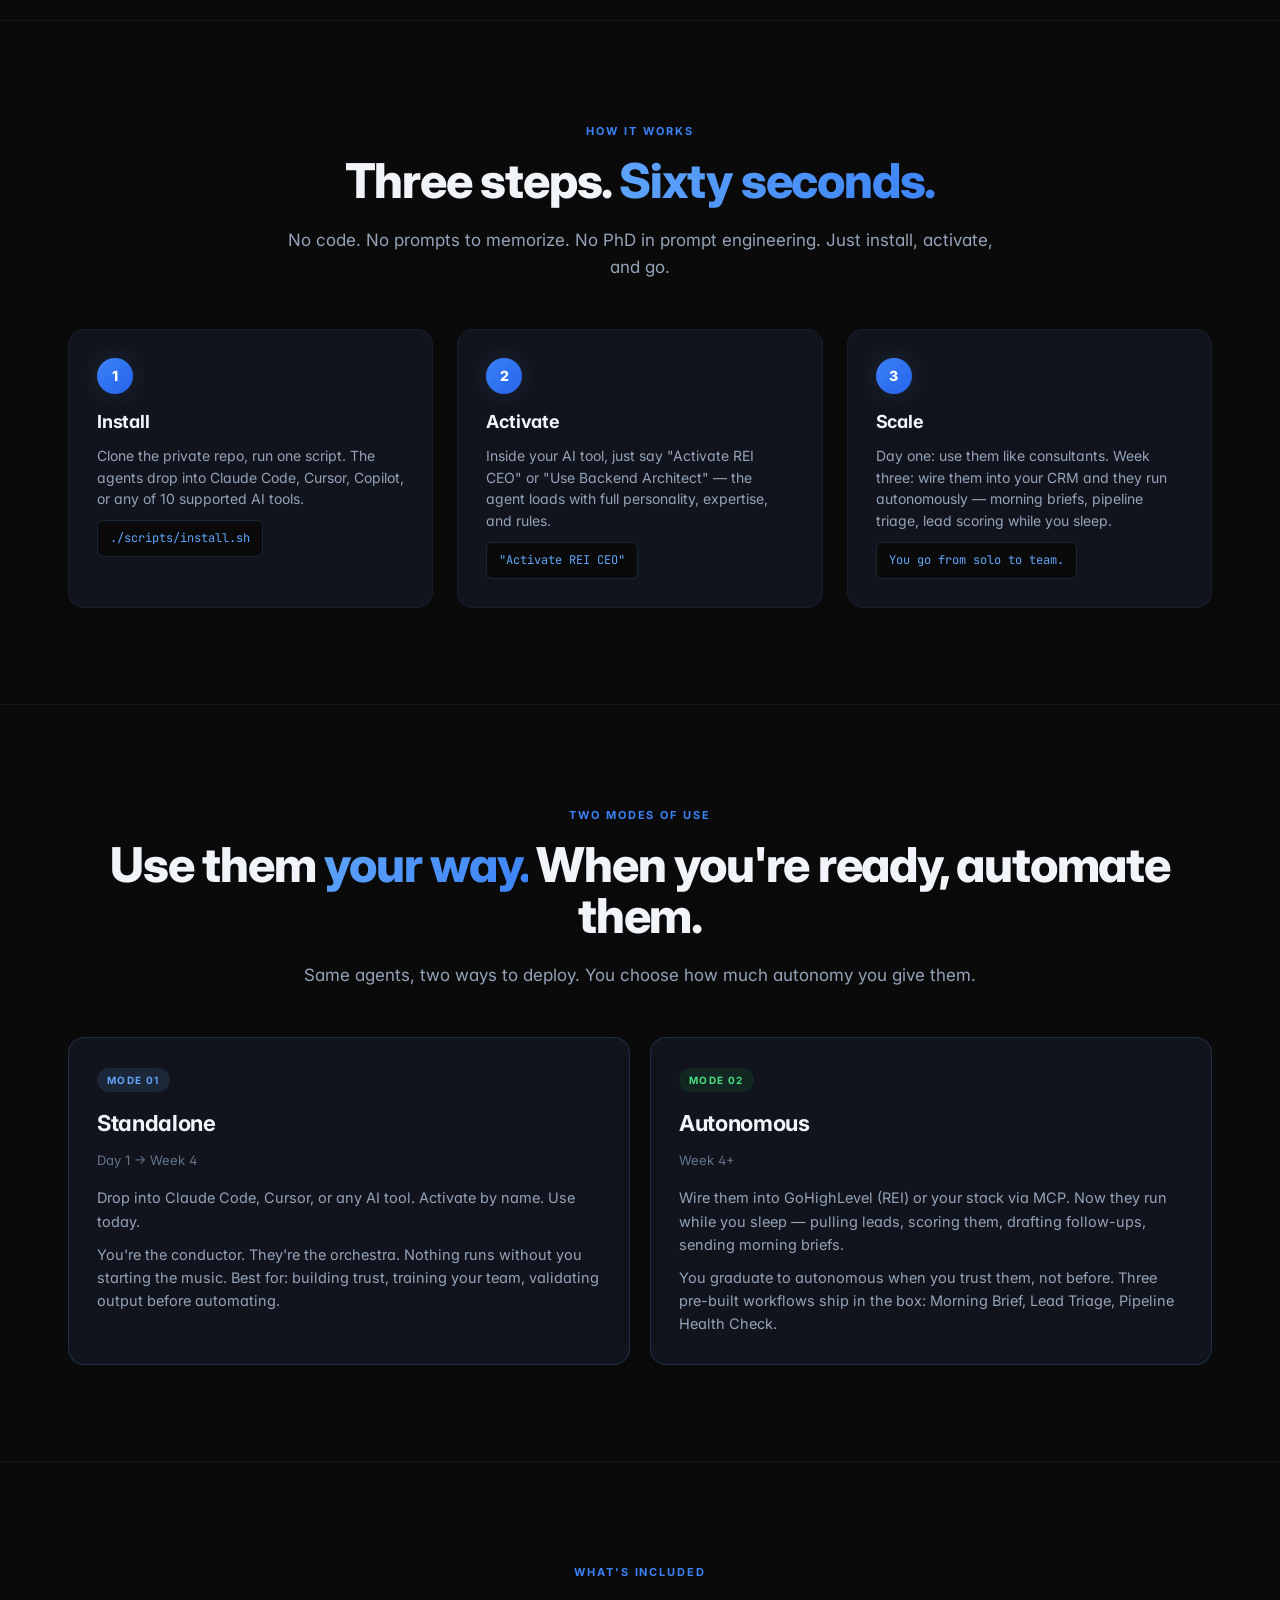
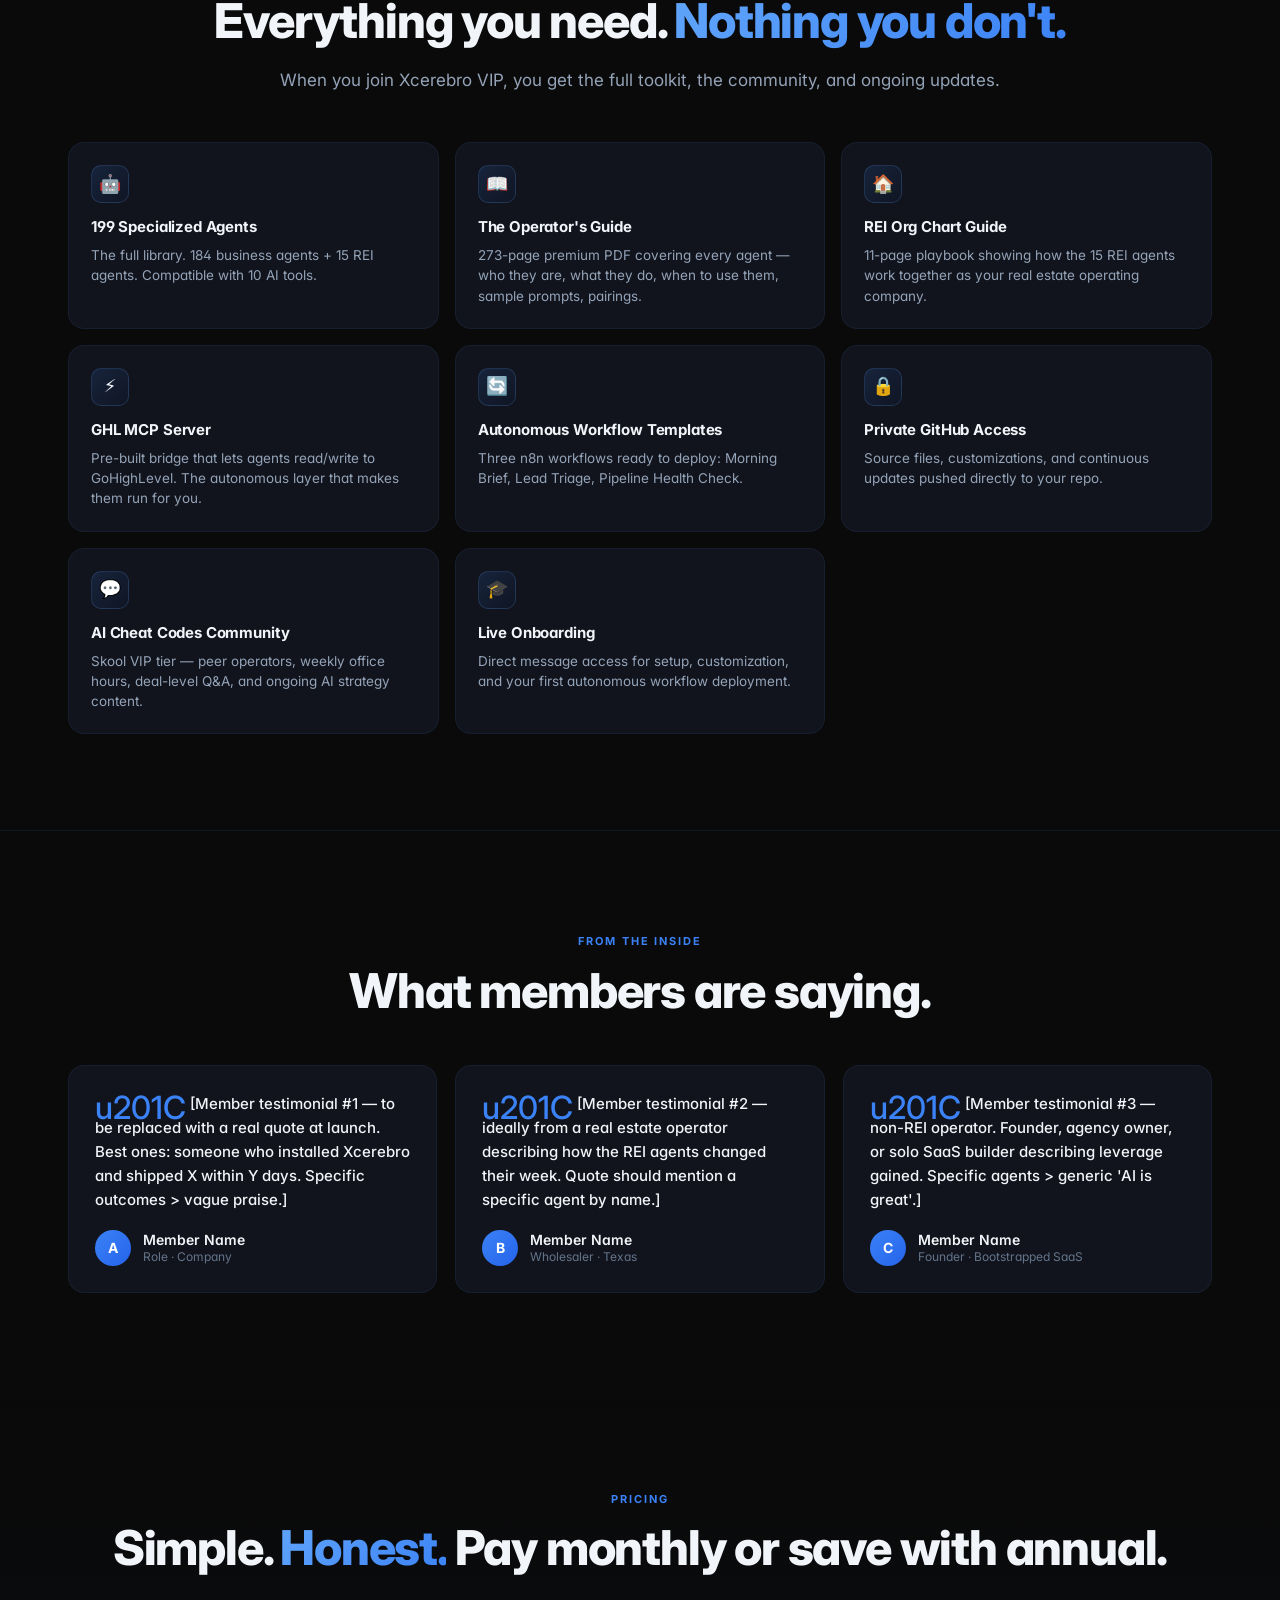
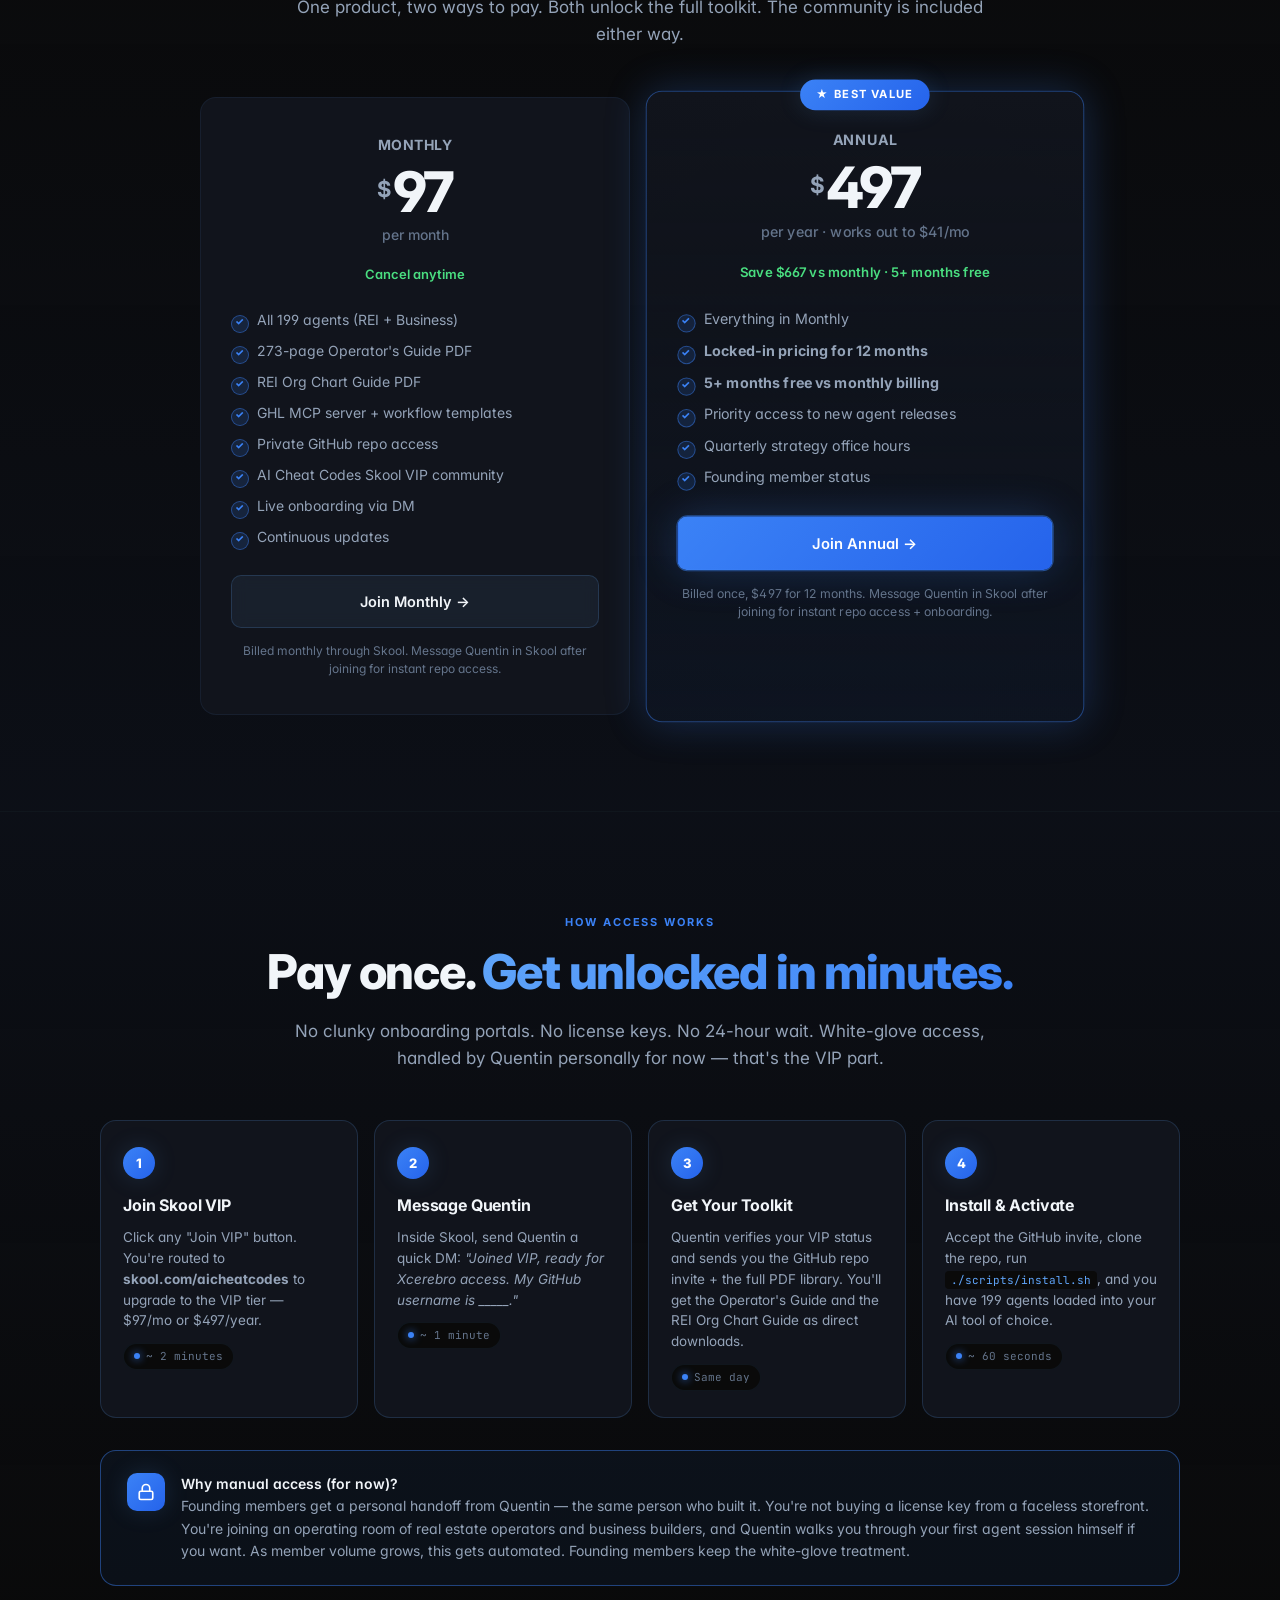
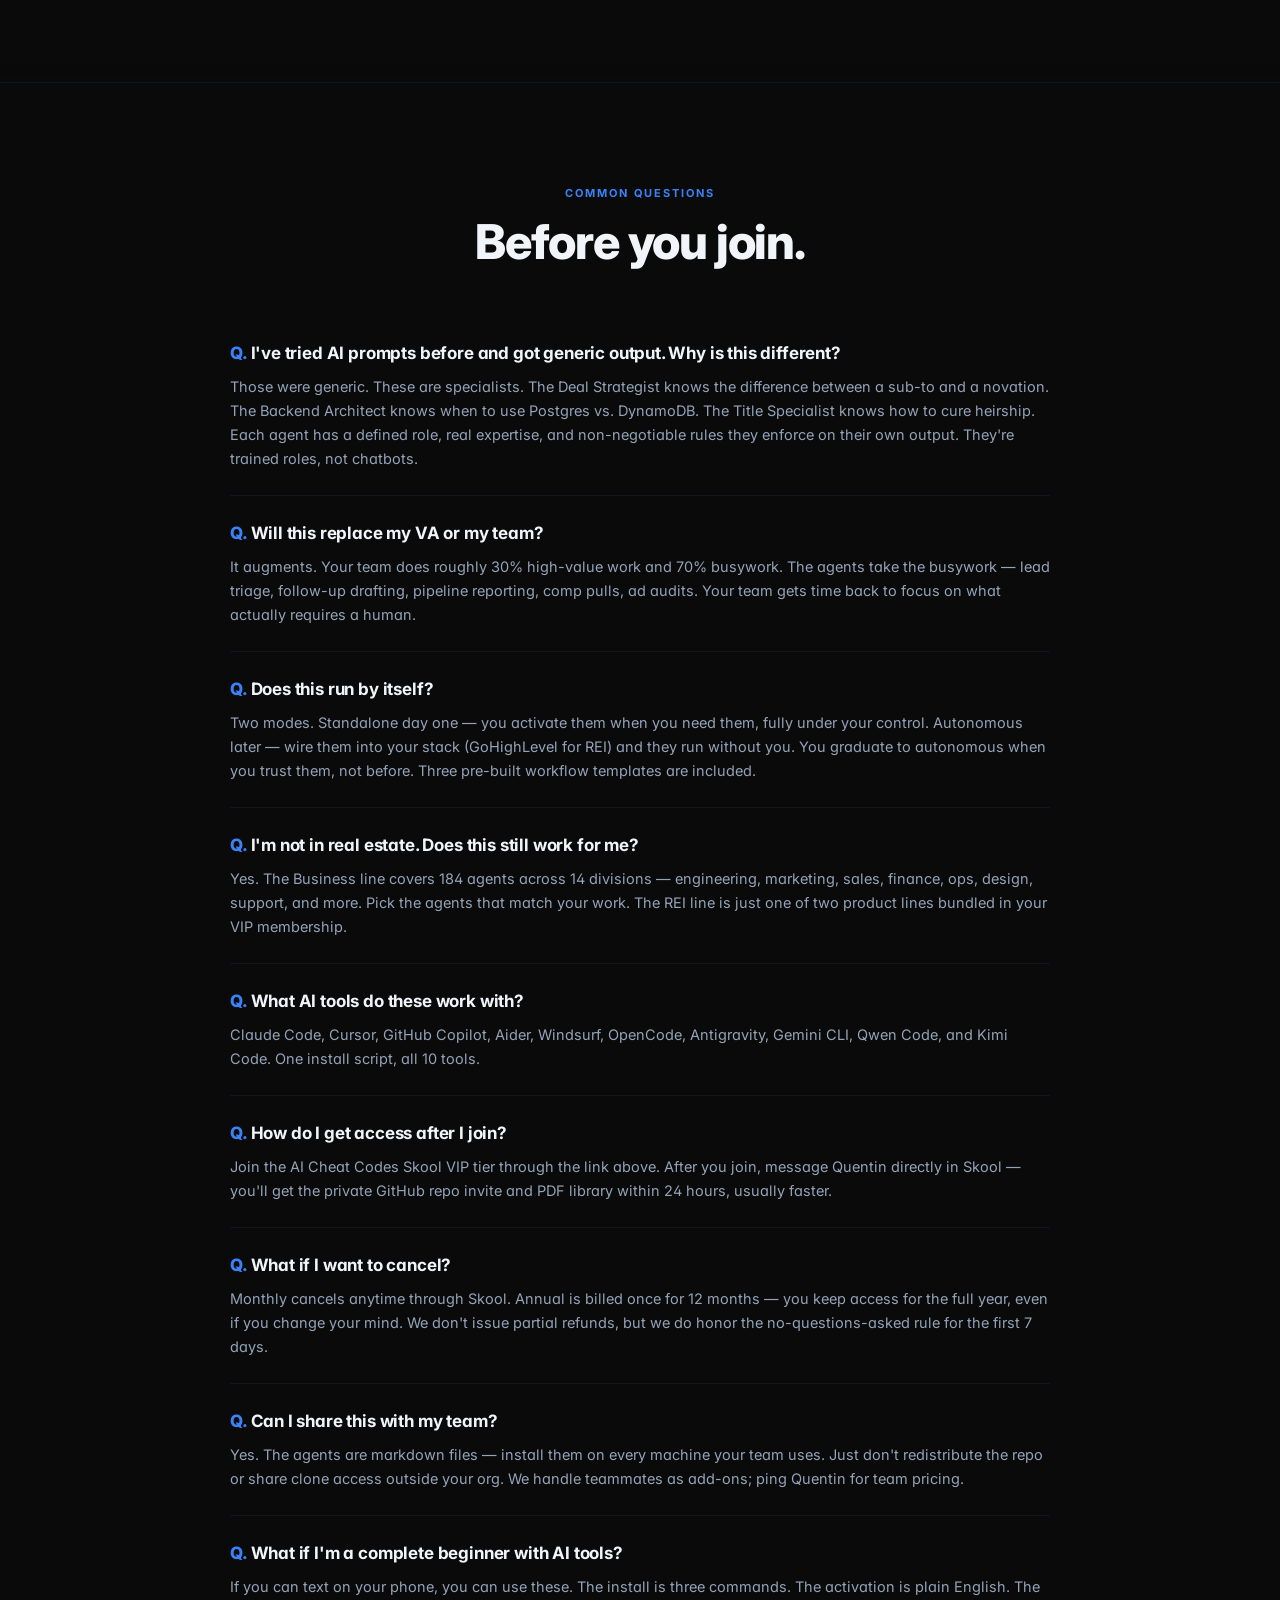
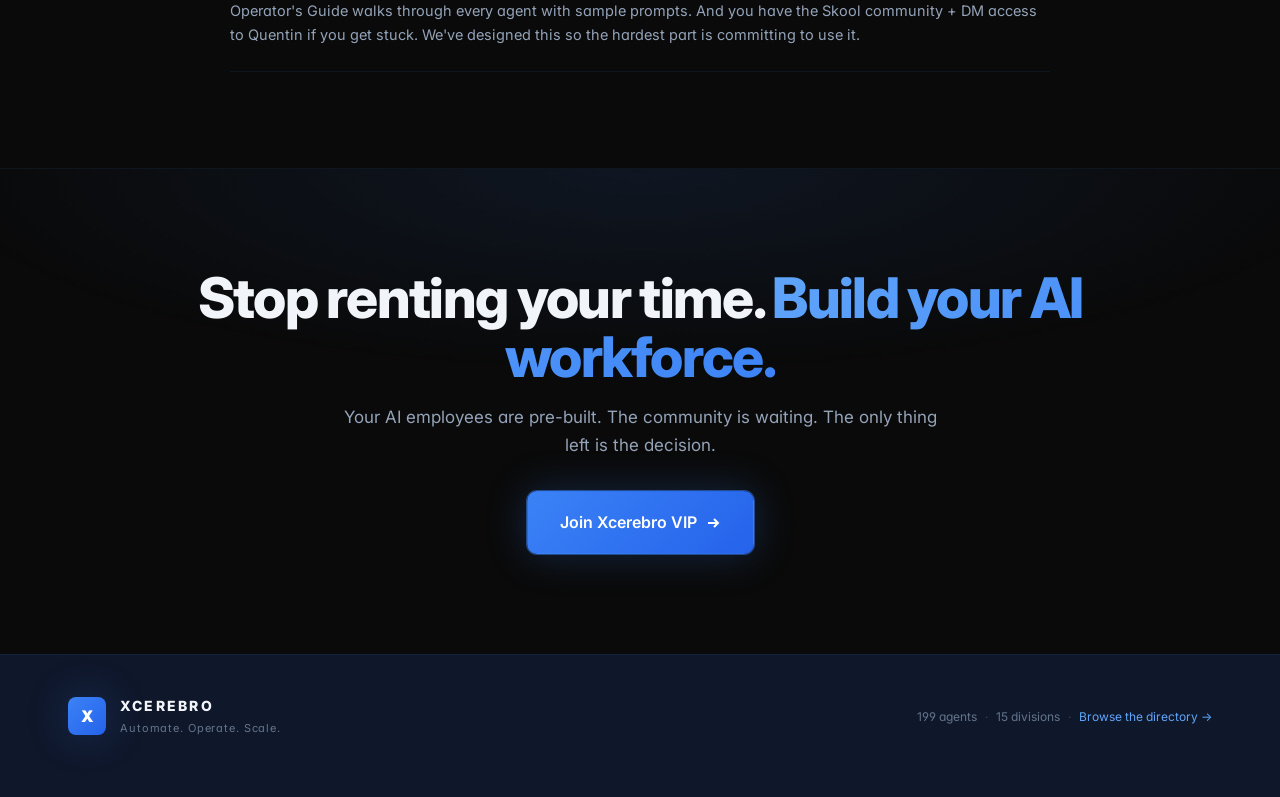
<file: docs/join.html>
<!DOCTYPE html>
<html lang="en">
<head>
<meta charset="UTF-8">
<meta name="viewport" content="width=device-width, initial-scale=1.0, maximum-scale=5.0">
<title>Xcerebro — Your AI Employees. Run Your Business 24/7.</title>
<meta name="description" content="199 specialized AI agents, pre-built for real estate operators and business owners. Activate by name. Stay in character. Ship faster.">
<meta property="og:title" content="Xcerebro — Your AI Employees">
<meta property="og:description" content="199 specialized AI agents that operate as your team. For real estate investors and business operators who want senior specialists without the senior-level payroll.">
<meta property="og:type" content="website">

<link rel="preconnect" href="https://fonts.googleapis.com">
<link rel="preconnect" href="https://fonts.gstatic.com" crossorigin>
<link rel="stylesheet" href="https://fonts.googleapis.com/css2?family=Inter:wght@400;500;600;700;800;900&family=JetBrains+Mono:wght@400;500;600&display=swap">

<style>
  /* ===========================================================
     XCEREBRO SALES PAGE — DESIGN SYSTEM
     =========================================================== */
  :root {
    --black: #0A0A0A;
    --midnight: #0F172A;
    --electric: #3B82F6;
    --light-blue: #60A5FA;
    --soft-gray: #E5E7EB;
    --dark-gray: #1F2937;

    --bg: var(--black);
    --bg-elevated: #0E0F14;
    --bg-card: #11141C;
    --bg-card-hover: #161A24;
    --border: rgba(96, 165, 250, 0.08);
    --border-strong: rgba(96, 165, 250, 0.18);
    --border-electric: rgba(59, 130, 246, 0.45);

    --text-primary: #F1F5F9;
    --text-secondary: #94A3B8;
    --text-muted: #64748B;
    --text-accent: var(--light-blue);

    --glow-electric: 0 0 40px rgba(59, 130, 246, 0.25);
    --glow-soft: 0 0 24px rgba(96, 165, 250, 0.15);
    --glow-intense: 0 0 60px rgba(59, 130, 246, 0.4);

    --radius-sm: 6px;
    --radius: 10px;
    --radius-lg: 16px;
    --radius-xl: 24px;

    --t-fast: 0.15s ease;
    --t-base: 0.25s cubic-bezier(0.4, 0, 0.2, 1);
  }

  * { box-sizing: border-box; margin: 0; padding: 0; }
  html { scroll-behavior: smooth; scroll-padding-top: 80px; }

  body {
    font-family: 'Inter', -apple-system, system-ui, sans-serif;
    font-feature-settings: 'cv02', 'cv03', 'cv04', 'cv11';
    background: var(--bg);
    color: var(--text-primary);
    line-height: 1.6;
    font-size: 16px;
    min-height: 100vh;
    overflow-x: hidden;
    -webkit-font-smoothing: antialiased;
    -moz-osx-font-smoothing: grayscale;
    position: relative;
  }

  a { color: inherit; text-decoration: none; }
  button { font-family: inherit; cursor: pointer; border: 0; background: transparent; color: inherit; }
  img { max-width: 100%; display: block; }

  /* ATMOSPHERIC BACKGROUND */
  .bg-atmosphere {
    position: fixed; inset: 0; z-index: -1; overflow: hidden; pointer-events: none;
  }
  .bg-grid {
    position: absolute; inset: 0;
    background-image:
      linear-gradient(rgba(96, 165, 250, 0.025) 1px, transparent 1px),
      linear-gradient(90deg, rgba(96, 165, 250, 0.025) 1px, transparent 1px);
    background-size: 64px 64px;
    mask-image: radial-gradient(ellipse 80% 60% at 50% 0%, #000 30%, transparent 70%);
  }
  .bg-glow {
    position: absolute; border-radius: 50%; filter: blur(120px); opacity: 0.55;
    animation: floaty 20s ease-in-out infinite;
  }
  .bg-glow-1 {
    width: 600px; height: 600px;
    background: radial-gradient(circle, rgba(59, 130, 246, 0.45), transparent 70%);
    top: -200px; left: -100px;
  }
  .bg-glow-2 {
    width: 500px; height: 500px;
    background: radial-gradient(circle, rgba(96, 165, 250, 0.3), transparent 70%);
    top: 30%; right: -150px;
    animation-delay: -7s; animation-duration: 24s;
  }
  .bg-glow-3 {
    width: 400px; height: 400px;
    background: radial-gradient(circle, rgba(59, 130, 246, 0.2), transparent 70%);
    bottom: 20%; left: 20%;
    animation-delay: -14s; animation-duration: 28s;
  }
  @keyframes floaty {
    0%, 100% { transform: translate(0, 0) scale(1); }
    33% { transform: translate(40px, -30px) scale(1.1); }
    66% { transform: translate(-30px, 40px) scale(0.95); }
  }

  /* LAYOUT */
  .container { max-width: 1200px; margin: 0 auto; padding: 0 28px; }
  @media (max-width: 768px) { .container { padding: 0 18px; } }

  /* TOP NAV */
  .topbar {
    position: sticky; top: 0; z-index: 50;
    background: rgba(10, 10, 10, 0.7);
    backdrop-filter: saturate(150%) blur(20px);
    border-bottom: 1px solid var(--border);
  }
  .topbar-inner {
    max-width: 1200px; margin: 0 auto; padding: 16px 28px;
    display: flex; align-items: center; justify-content: space-between; gap: 24px;
  }
  .brand {
    display: flex; align-items: center; gap: 12px;
    font-weight: 800; letter-spacing: -0.01em;
  }
  .brand-x {
    display: grid; place-items: center; width: 36px; height: 36px;
    border-radius: 8px;
    background: linear-gradient(135deg, rgba(59, 130, 246, 0.18), rgba(15, 23, 42, 0.6));
    border: 1px solid var(--border-electric);
    box-shadow: var(--glow-soft);
    transition: box-shadow var(--t-base);
  }
  .brand:hover .brand-x { box-shadow: var(--glow-electric); }
  .brand-text { display: flex; flex-direction: column; line-height: 1; }
  .brand-name { font-size: 15px; letter-spacing: 0.18em; font-weight: 800; color: var(--text-primary); }
  .brand-suffix { font-size: 10px; letter-spacing: 0.32em; font-weight: 600; color: var(--electric); margin-top: 4px; }

  .topbar-cta {
    padding: 10px 20px;
    background: linear-gradient(135deg, var(--electric), #2563EB);
    color: white; font-size: 13px; font-weight: 600;
    border-radius: var(--radius);
    box-shadow: 0 0 0 1px rgba(59, 130, 246, 0.5), var(--glow-soft);
    transition: all var(--t-base);
  }
  .topbar-cta:hover { box-shadow: 0 0 0 1px rgba(96, 165, 250, 0.7), var(--glow-electric); transform: translateY(-1px); }

  /* HERO */
  .hero {
    padding: 100px 0 80px;
    text-align: center;
    position: relative;
  }
  .hero-inner { max-width: 920px; margin: 0 auto; padding: 0 28px; }
  .hero-badge {
    display: inline-flex; align-items: center; gap: 10px;
    padding: 7px 16px;
    background: rgba(15, 23, 42, 0.6);
    border: 1px solid var(--border-strong);
    border-radius: 999px;
    font-size: 12px; font-weight: 500; color: var(--text-secondary);
    margin-bottom: 28px;
    backdrop-filter: blur(8px);
  }
  .hero-badge-dot {
    width: 6px; height: 6px; border-radius: 50%;
    background: var(--electric);
    box-shadow: 0 0 10px var(--electric);
    animation: pulse 2s ease-in-out infinite;
  }
  @keyframes pulse {
    0%, 100% { opacity: 1; transform: scale(1); }
    50% { opacity: 0.6; transform: scale(1.3); }
  }
  .hero-title {
    font-size: clamp(40px, 7vw, 80px);
    line-height: 1.02;
    font-weight: 800;
    letter-spacing: -0.035em;
    margin-bottom: 24px;
    color: var(--text-primary);
  }
  .hero-title-accent {
    background: linear-gradient(135deg, var(--light-blue) 0%, var(--electric) 50%, #818CF8 100%);
    -webkit-background-clip: text;
    background-clip: text;
    -webkit-text-fill-color: transparent;
  }
  .hero-sub {
    font-size: clamp(16px, 2vw, 19px);
    color: var(--text-secondary);
    max-width: 720px;
    margin: 0 auto 36px;
    line-height: 1.6;
  }
  .hero-cta-row {
    display: flex; gap: 12px; justify-content: center; flex-wrap: wrap;
    margin-bottom: 24px;
  }
  .btn {
    display: inline-flex; align-items: center; justify-content: center; gap: 8px;
    padding: 14px 24px;
    border-radius: var(--radius);
    font-size: 14.5px; font-weight: 600;
    transition: all var(--t-base);
    border: 1px solid transparent;
  }
  .btn-primary {
    background: linear-gradient(135deg, var(--electric), #2563EB);
    color: white;
    box-shadow: 0 0 0 1px rgba(59, 130, 246, 0.5), var(--glow-electric);
  }
  .btn-primary:hover { transform: translateY(-1px); box-shadow: 0 0 0 1px rgba(96, 165, 250, 0.7), var(--glow-intense); }
  .btn-primary svg { transition: transform var(--t-base); }
  .btn-primary:hover svg { transform: translateX(3px); }
  .btn-ghost {
    background: rgba(31, 41, 55, 0.6);
    color: var(--text-primary);
    border-color: var(--border-strong);
    backdrop-filter: blur(8px);
  }
  .btn-ghost:hover { background: rgba(31, 41, 55, 0.9); border-color: var(--border-electric); }
  .btn-large { padding: 18px 32px; font-size: 16px; }

  .hero-trust {
    display: inline-flex; align-items: center; gap: 18px;
    font-size: 12.5px; color: var(--text-muted); margin-top: 18px;
    flex-wrap: wrap; justify-content: center;
  }
  .hero-trust-item { display: inline-flex; align-items: center; gap: 6px; }
  .hero-trust-item svg { color: var(--electric); }

  /* SECTIONS */
  section { position: relative; }
  .section-pad { padding: 96px 0; }
  .section-pad-sm { padding: 64px 0; }
  .section-divider { border-top: 1px solid var(--border); }

  .eyebrow {
    display: inline-block;
    font-size: 11px; font-weight: 700; letter-spacing: 0.18em;
    color: var(--electric); text-transform: uppercase;
    margin-bottom: 14px;
  }
  .section-title {
    font-size: clamp(30px, 4.5vw, 48px);
    font-weight: 800; letter-spacing: -0.025em;
    line-height: 1.08;
    margin-bottom: 20px;
  }
  .section-title-accent {
    background: linear-gradient(135deg, var(--light-blue), var(--electric));
    -webkit-background-clip: text; background-clip: text; -webkit-text-fill-color: transparent;
  }
  .section-sub {
    font-size: 17px; color: var(--text-secondary); max-width: 720px; line-height: 1.6;
  }
  .section-head { margin-bottom: 48px; }
  .section-head.center { text-align: center; }
  .section-head.center .section-sub { margin-left: auto; margin-right: auto; }

  /* PROBLEM */
  .problem-grid {
    display: grid; grid-template-columns: repeat(auto-fit, minmax(260px, 1fr));
    gap: 16px;
  }
  .problem-card {
    padding: 24px;
    background: var(--bg-card);
    border: 1px solid var(--border);
    border-radius: var(--radius-lg);
    transition: all var(--t-base);
  }
  .problem-card:hover { border-color: var(--border-strong); background: var(--bg-card-hover); }
  .problem-icon {
    width: 40px; height: 40px;
    display: grid; place-items: center;
    background: rgba(239, 68, 68, 0.1);
    border: 1px solid rgba(239, 68, 68, 0.2);
    border-radius: 10px; margin-bottom: 14px;
    font-size: 18px;
  }
  .problem-card h3 { font-size: 16px; font-weight: 700; margin-bottom: 8px; letter-spacing: -0.01em; }
  .problem-card p { font-size: 14px; color: var(--text-secondary); line-height: 1.55; }

  /* SOLUTION HERO */
  .solution-bar {
    display: grid; grid-template-columns: repeat(auto-fit, minmax(180px, 1fr));
    gap: 16px;
    margin: 36px 0;
    padding: 24px;
    background: var(--bg-card);
    border: 1px solid var(--border-electric);
    border-radius: var(--radius-lg);
    box-shadow: var(--glow-soft);
  }
  .solution-stat { text-align: center; }
  .solution-stat-num {
    font-size: clamp(28px, 4vw, 38px);
    font-weight: 800; letter-spacing: -0.03em;
    background: linear-gradient(135deg, var(--light-blue), var(--electric));
    -webkit-background-clip: text; background-clip: text; -webkit-text-fill-color: transparent;
    line-height: 1; margin-bottom: 6px;
  }
  .solution-stat-label {
    font-size: 11px; font-weight: 600; letter-spacing: 0.1em;
    color: var(--text-secondary); text-transform: uppercase;
  }

  /* TWO LINES */
  .lines-grid {
    display: grid; grid-template-columns: repeat(auto-fit, minmax(360px, 1fr));
    gap: 20px;
  }
  .line-card {
    position: relative;
    padding: 32px;
    background: var(--bg-card);
    border: 1px solid var(--border-strong);
    border-radius: var(--radius-lg);
    overflow: hidden;
    transition: all var(--t-base);
  }
  .line-card::before {
    content: ""; position: absolute; inset: 0;
    background: radial-gradient(circle at 50% -20%, rgba(59, 130, 246, 0.15), transparent 60%);
    opacity: 0; transition: opacity var(--t-base); pointer-events: none;
  }
  .line-card:hover { border-color: var(--border-electric); transform: translateY(-2px); box-shadow: var(--glow-soft); }
  .line-card:hover::before { opacity: 1; }
  .line-eyebrow {
    display: inline-block;
    font-size: 11px; font-weight: 700; letter-spacing: 0.16em;
    color: var(--electric); text-transform: uppercase;
    margin-bottom: 8px;
  }
  .line-title { font-size: 26px; font-weight: 800; letter-spacing: -0.02em; margin-bottom: 6px; }
  .line-sub { font-size: 14px; color: var(--text-secondary); margin-bottom: 18px; }
  .line-list { list-style: none; padding: 0; margin: 0 0 22px; }
  .line-list li {
    position: relative; padding-left: 22px; margin-bottom: 8px;
    font-size: 14.5px; color: var(--text-secondary); line-height: 1.5;
  }
  .line-list li::before {
    content: "→"; position: absolute; left: 0; top: 0;
    color: var(--electric); font-weight: 700;
  }
  .line-list strong { color: var(--text-primary); font-weight: 600; }
  .line-meta { font-size: 12px; color: var(--text-muted); }
  .line-meta strong { color: var(--text-accent); }

  /* DIVISIONS PROOF */
  .divisions-grid {
    display: grid; grid-template-columns: repeat(auto-fill, minmax(180px, 1fr));
    gap: 10px;
  }
  .division-pill {
    display: flex; align-items: center; gap: 10px;
    padding: 12px 14px;
    background: var(--bg-card);
    border: 1px solid var(--border);
    border-radius: var(--radius);
    font-size: 13px; font-weight: 500;
    transition: all var(--t-fast);
  }
  .division-pill:hover { border-color: var(--border-strong); background: var(--bg-card-hover); }
  .division-pill-icon { font-size: 16px; flex-shrink: 0; }
  .division-pill-name { color: var(--text-primary); flex: 1; min-width: 0; }
  .division-pill-count {
    font-size: 10px; font-weight: 700;
    background: rgba(96, 165, 250, 0.12);
    color: var(--text-accent);
    padding: 3px 8px;
    border-radius: 999px;
    font-variant-numeric: tabular-nums;
  }

  /* HOW IT WORKS */
  .how-grid {
    display: grid; grid-template-columns: repeat(auto-fit, minmax(280px, 1fr));
    gap: 24px;
  }
  .how-step {
    position: relative;
    padding: 28px;
    background: var(--bg-card);
    border: 1px solid var(--border);
    border-radius: var(--radius-lg);
  }
  .how-step-num {
    display: inline-grid; place-items: center;
    width: 36px; height: 36px;
    background: linear-gradient(135deg, var(--electric), #2563EB);
    color: white; font-size: 14px; font-weight: 800;
    border-radius: 50%;
    box-shadow: var(--glow-soft);
    margin-bottom: 14px;
  }
  .how-step h3 { font-size: 18px; font-weight: 700; letter-spacing: -0.01em; margin-bottom: 8px; }
  .how-step p { font-size: 14px; color: var(--text-secondary); line-height: 1.55; }
  .how-step code {
    display: inline-block; margin-top: 10px;
    font-family: 'JetBrains Mono', monospace;
    font-size: 12px;
    background: var(--bg);
    padding: 8px 12px;
    border: 1px solid var(--border-strong);
    border-radius: 6px;
    color: var(--light-blue);
  }

  /* TWO MODES */
  .modes-grid { display: grid; grid-template-columns: repeat(auto-fit, minmax(340px, 1fr)); gap: 20px; }
  .mode-card {
    padding: 28px;
    background: var(--bg-card);
    border: 1px solid var(--border-strong);
    border-radius: var(--radius-lg);
  }
  .mode-tag {
    display: inline-block;
    font-size: 10px; font-weight: 700; letter-spacing: 0.14em;
    padding: 4px 10px;
    border-radius: 999px;
    text-transform: uppercase;
    margin-bottom: 14px;
  }
  .mode-tag.standalone { background: rgba(96, 165, 250, 0.12); color: var(--text-accent); }
  .mode-tag.autonomous { background: rgba(34, 197, 94, 0.1); color: #4ADE80; }
  .mode-card h3 { font-size: 22px; font-weight: 700; letter-spacing: -0.015em; margin-bottom: 8px; }
  .mode-card .mode-when { font-size: 13px; color: var(--text-muted); margin-bottom: 16px; }
  .mode-card p { font-size: 14.5px; color: var(--text-secondary); line-height: 1.6; }
  .mode-card p + p { margin-top: 10px; }

  /* WHATS INCLUDED */
  .included-grid {
    display: grid; grid-template-columns: repeat(auto-fit, minmax(280px, 1fr));
    gap: 16px;
  }
  .included-card {
    padding: 22px;
    background: var(--bg-card);
    border: 1px solid var(--border);
    border-radius: var(--radius-lg);
    transition: all var(--t-base);
  }
  .included-card:hover { border-color: var(--border-strong); background: var(--bg-card-hover); }
  .included-emoji {
    width: 38px; height: 38px;
    display: grid; place-items: center;
    background: linear-gradient(135deg, rgba(59, 130, 246, 0.15), rgba(15, 23, 42, 0.5));
    border: 1px solid var(--border-strong);
    border-radius: 10px;
    font-size: 18px;
    margin-bottom: 12px;
  }
  .included-card h3 { font-size: 15px; font-weight: 700; letter-spacing: -0.01em; margin-bottom: 6px; }
  .included-card p { font-size: 13.5px; color: var(--text-secondary); line-height: 1.5; }

  /* PRICING */
  .pricing-section { background: linear-gradient(180deg, transparent, rgba(15, 23, 42, 0.4)); }
  .pricing-grid {
    display: grid; grid-template-columns: repeat(auto-fit, minmax(320px, 1fr));
    gap: 20px;
    max-width: 880px; margin: 0 auto;
  }
  .price-card {
    position: relative;
    padding: 36px 30px;
    background: var(--bg-card);
    border: 1px solid var(--border);
    border-radius: var(--radius-lg);
    text-align: center;
    transition: all var(--t-base);
  }
  .price-card.featured {
    border-color: var(--border-electric);
    background: linear-gradient(180deg, var(--bg-card), rgba(59, 130, 246, 0.05));
    box-shadow: var(--glow-electric);
    transform: scale(1.02);
  }
  .price-badge {
    position: absolute; top: -12px; left: 50%; transform: translateX(-50%);
    background: linear-gradient(135deg, var(--electric), #2563EB);
    color: white;
    padding: 6px 16px;
    border-radius: 999px;
    font-size: 11px; font-weight: 700; letter-spacing: 0.1em;
    box-shadow: var(--glow-soft);
  }
  .price-name { font-size: 14px; font-weight: 700; color: var(--text-secondary); letter-spacing: 0.04em; text-transform: uppercase; margin-bottom: 8px; }
  .price-amount {
    font-size: 56px; font-weight: 800; letter-spacing: -0.04em; line-height: 1;
    color: var(--text-primary); margin-bottom: 4px;
  }
  .price-amount sup { font-size: 22px; font-weight: 700; color: var(--text-secondary); margin-right: 4px; vertical-align: top; top: 14px; position: relative; }
  .price-amount-period { font-size: 14px; font-weight: 500; color: var(--text-muted); margin-bottom: 18px; }
  .price-savings { font-size: 13px; color: #4ADE80; font-weight: 600; margin-bottom: 24px; }
  .price-list { list-style: none; padding: 0; margin: 0 0 28px; text-align: left; }
  .price-list li {
    position: relative; padding-left: 26px; margin-bottom: 10px;
    font-size: 14px; color: var(--text-secondary); line-height: 1.5;
  }
  .price-list li::before {
    content: ""; position: absolute; left: 0; top: 6px;
    width: 16px; height: 16px;
    background: rgba(59, 130, 246, 0.15);
    border-radius: 50%;
    border: 1px solid var(--border-electric);
  }
  .price-list li::after {
    content: "✓"; position: absolute; left: 4px; top: 5px;
    color: var(--electric); font-weight: 800; font-size: 10px;
  }
  .price-cta { width: 100%; }
  .price-note { font-size: 12px; color: var(--text-muted); margin-top: 14px; line-height: 1.5; }

  /* TESTIMONIALS */
  .testimonials-grid { display: grid; grid-template-columns: repeat(auto-fit, minmax(300px, 1fr)); gap: 18px; }
  .testimonial {
    padding: 26px;
    background: var(--bg-card);
    border: 1px solid var(--border);
    border-radius: var(--radius-lg);
  }
  .testimonial-quote {
    font-size: 15px; line-height: 1.6; color: var(--text-primary);
    margin-bottom: 18px; font-weight: 500;
  }
  .testimonial-quote::before { content: "\u201C"; color: var(--electric); font-size: 32px; margin-right: 4px; line-height: 0; vertical-align: -10px; }
  .testimonial-author { display: flex; align-items: center; gap: 12px; }
  .testimonial-avatar {
    width: 36px; height: 36px; border-radius: 50%;
    background: linear-gradient(135deg, var(--electric), #2563EB);
    display: grid; place-items: center;
    font-size: 14px; font-weight: 700; color: white;
  }
  .testimonial-meta { line-height: 1.3; }
  .testimonial-name { font-size: 14px; font-weight: 600; color: var(--text-primary); }
  .testimonial-role { font-size: 12px; color: var(--text-muted); }

  /* HOW ACCESS WORKS */
  .access-section {
    background: linear-gradient(180deg, rgba(15, 23, 42, 0.4), transparent);
  }
  .access-grid {
    display: grid; grid-template-columns: repeat(auto-fit, minmax(220px, 1fr));
    gap: 16px;
    max-width: 1080px; margin: 0 auto;
  }
  .access-step {
    position: relative;
    padding: 26px 22px;
    background: var(--bg-card);
    border: 1px solid var(--border-strong);
    border-radius: var(--radius-lg);
    transition: all var(--t-base);
  }
  .access-step:hover {
    border-color: var(--border-electric);
    box-shadow: var(--glow-soft);
    transform: translateY(-2px);
  }
  .access-step-num {
    display: inline-grid; place-items: center;
    width: 32px; height: 32px;
    font-size: 13px; font-weight: 800;
    background: linear-gradient(135deg, var(--electric), #2563EB);
    color: white;
    border-radius: 50%;
    box-shadow: var(--glow-soft);
    margin-bottom: 14px;
  }
  .access-step h3 {
    font-size: 16px; font-weight: 700; letter-spacing: -0.01em;
    margin-bottom: 8px;
  }
  .access-step p {
    font-size: 13.5px; color: var(--text-secondary); line-height: 1.55;
    margin-bottom: 10px;
  }
  .access-step-time {
    display: inline-flex; align-items: center; gap: 6px;
    font-family: 'JetBrains Mono', monospace;
    font-size: 11px; color: var(--text-muted);
    background: var(--bg);
    padding: 4px 10px;
    border-radius: 999px;
    border: 1px solid var(--border);
  }
  .access-step-time::before {
    content: ""; width: 6px; height: 6px; border-radius: 50%;
    background: var(--electric);
    box-shadow: 0 0 8px var(--electric);
  }
  .access-callout {
    max-width: 1080px;
    margin: 32px auto 0;
    padding: 22px 26px;
    background: rgba(59, 130, 246, 0.06);
    border: 1px solid var(--border-electric);
    border-radius: var(--radius-lg);
    display: flex; align-items: flex-start; gap: 16px;
  }
  .access-callout-icon {
    width: 38px; height: 38px;
    display: grid; place-items: center;
    background: linear-gradient(135deg, var(--electric), #2563EB);
    border-radius: 10px;
    color: white;
    flex-shrink: 0;
    box-shadow: var(--glow-soft);
  }
  .access-callout-text { font-size: 14px; color: var(--text-secondary); line-height: 1.6; }
  .access-callout-text strong { color: var(--text-primary); font-weight: 600; }

  /* FAQ */
  .faq-list { max-width: 820px; margin: 0 auto; }
  .faq-item {
    padding: 24px 0;
    border-bottom: 1px solid var(--border);
  }
  .faq-q {
    font-size: 17px; font-weight: 700; color: var(--text-primary);
    margin-bottom: 8px; letter-spacing: -0.01em;
  }
  .faq-q::before { content: "Q. "; color: var(--electric); font-weight: 800; }
  .faq-a { font-size: 14.5px; color: var(--text-secondary); line-height: 1.65; }

  /* FINAL CTA */
  .final-cta {
    text-align: center;
    padding: 100px 0;
    border-top: 1px solid var(--border);
    background: radial-gradient(ellipse 80% 60% at 50% 0%, rgba(59, 130, 246, 0.1), transparent 70%);
  }
  .final-cta h2 {
    font-size: clamp(32px, 5vw, 56px);
    font-weight: 800; letter-spacing: -0.03em; line-height: 1.05;
    margin-bottom: 18px;
  }
  .final-cta p { font-size: 17px; color: var(--text-secondary); max-width: 620px; margin: 0 auto 32px; }

  /* FOOTER */
  .footer { padding: 40px 0 60px; border-top: 1px solid var(--border); background: var(--midnight); }
  .footer-inner {
    display: flex; align-items: center; justify-content: space-between; gap: 20px; flex-wrap: wrap;
  }
  .footer-brand { display: flex; align-items: center; gap: 14px; }
  .footer-x {
    width: 38px; height: 38px;
    display: grid; place-items: center;
    background: linear-gradient(135deg, var(--electric), #2563EB);
    border-radius: 8px; font-weight: 900; color: white;
    box-shadow: var(--glow-electric);
  }
  .footer-title { font-size: 14px; font-weight: 800; letter-spacing: 0.16em; color: var(--text-primary); }
  .footer-tag { font-size: 11px; letter-spacing: 0.08em; color: var(--text-muted); margin-top: 2px; }
  .footer-meta { font-size: 12px; color: var(--text-muted); display: flex; align-items: center; gap: 8px; flex-wrap: wrap; }
  .footer-dot { color: var(--text-muted); opacity: 0.5; }

  /* SCROLLBAR */
  ::-webkit-scrollbar { width: 10px; height: 10px; }
  ::-webkit-scrollbar-track { background: var(--bg); }
  ::-webkit-scrollbar-thumb { background: var(--dark-gray); border-radius: 5px; border: 2px solid var(--bg); }
  ::-webkit-scrollbar-thumb:hover { background: var(--border-electric); }
  ::selection { background: rgba(59, 130, 246, 0.3); color: var(--text-primary); }

  @media (prefers-reduced-motion: reduce) {
    *, *::before, *::after {
      animation-duration: 0.01ms !important;
      transition-duration: 0.01ms !important;
    }
    .bg-glow { animation: none; }
  }
</style>
</head>

<body>

<!-- Atmospheric background -->
<div class="bg-atmosphere">
  <div class="bg-grid"></div>
  <div class="bg-glow bg-glow-1"></div>
  <div class="bg-glow bg-glow-2"></div>
  <div class="bg-glow bg-glow-3"></div>
</div>

<!-- Top nav -->
<header class="topbar">
  <div class="topbar-inner">
    <a href="#" class="brand" aria-label="Xcerebro home">
      <span class="brand-x" aria-hidden="true">
        <svg viewBox="0 0 32 32" width="32" height="32">
          <defs>
            <filter id="glow">
              <feGaussianBlur stdDeviation="1.2" result="blur"/>
              <feMerge><feMergeNode in="blur"/><feMergeNode in="SourceGraphic"/></feMerge>
            </filter>
            <linearGradient id="xgrad" x1="0%" y1="0%" x2="100%" y2="100%">
              <stop offset="0%" stop-color="#60A5FA"/>
              <stop offset="100%" stop-color="#3B82F6"/>
            </linearGradient>
          </defs>
          <path d="M6 6 L12 6 L16 12 L20 6 L26 6 L19 16 L26 26 L20 26 L16 20 L12 26 L6 26 L13 16 Z" fill="url(#xgrad)" filter="url(#glow)"/>
        </svg>
      </span>
      <span class="brand-text">
        <span class="brand-name">XCEREBRO</span>
        <span class="brand-suffix">AGENTS</span>
      </span>
    </a>
    <a href="https://www.skool.com/aicheatcodes" class="topbar-cta" target="_blank" rel="noopener">Join VIP →</a>
  </div>
</header>

<!-- HERO -->
<section class="hero">
  <div class="hero-inner">
    <div class="hero-badge">
      <span class="hero-badge-dot"></span>
      <span>199 specialized agents</span>
      <span style="color:var(--text-muted);opacity:0.5">·</span>
      <span>15 divisions</span>
      <span style="color:var(--text-muted);opacity:0.5">·</span>
      <span>10 supported tools</span>
    </div>
    <h1 class="hero-title">
      Your AI Employees.<br>
      <span class="hero-title-accent">Run Your Business 24/7.</span>
    </h1>
    <p class="hero-sub">
      A pre-built AI workforce — 199 senior-level specialists arranged as a complete operating company. For real estate investors and business operators who are done buying generic prompts that don't speak their language.
    </p>
    <div class="hero-cta-row">
      <a href="#pricing" class="btn btn-primary btn-large">
        See Pricing
        <svg viewBox="0 0 16 16" width="16" height="16" fill="none" stroke="currentColor" stroke-width="2"><path d="M3 8h10m-4-4l4 4-4 4"/></svg>
      </a>
      <a href="https://xcerebro.ai/agents.html" class="btn btn-ghost btn-large" target="_blank" rel="noopener">Browse the agents →</a>
    </div>
    <div class="hero-trust">
      <span class="hero-trust-item">
        <svg viewBox="0 0 16 16" width="14" height="14" fill="none" stroke="currentColor" stroke-width="2.5"><path d="M3 8l3 3 7-7"/></svg>
        Installs in 60 seconds
      </span>
      <span class="hero-trust-item">
        <svg viewBox="0 0 16 16" width="14" height="14" fill="none" stroke="currentColor" stroke-width="2.5"><path d="M3 8l3 3 7-7"/></svg>
        Works with Claude Code, Cursor, Copilot + 7 more
      </span>
      <span class="hero-trust-item">
        <svg viewBox="0 0 16 16" width="14" height="14" fill="none" stroke="currentColor" stroke-width="2.5"><path d="M3 8l3 3 7-7"/></svg>
        Two product lines
      </span>
    </div>
  </div>
</section>

<!-- PROBLEM -->
<section class="section-pad section-divider">
  <div class="container">
    <div class="section-head center">
      <div class="eyebrow">The Problem</div>
      <h2 class="section-title">You're spending <span class="section-title-accent">60–80% of your week</span> on work that isn't moving the needle.</h2>
      <p class="section-sub">The work that actually closes deals, ships product, and grows revenue keeps getting pushed to "later." Sound familiar?</p>
    </div>

    <div class="problem-grid">
      <div class="problem-card">
        <div class="problem-icon">⚠</div>
        <h3>Lead triage you'll never get back</h3>
        <p>Hours every week sorting cold leads from hot ones, drafting follow-ups that should write themselves.</p>
      </div>
      <div class="problem-card">
        <div class="problem-icon">⚠</div>
        <h3>VAs you can't afford to train</h3>
        <p>Hiring is expensive, training is slow, and you don't have the bandwidth to manage another human right now.</p>
      </div>
      <div class="problem-card">
        <div class="problem-icon">⚠</div>
        <h3>Generic AI prompts that don't know your business</h3>
        <p>You've tried ChatGPT prompt packs. They don't know what a sub-to is, can't audit your ad account, won't speak your stack.</p>
      </div>
      <div class="problem-card">
        <div class="problem-icon">⚠</div>
        <h3>DIY AI that burns weeks to set up</h3>
        <p>The few people building useful AI agents are software engineers. You don't have time to learn LangChain.</p>
      </div>
    </div>
  </div>
</section>

<!-- SOLUTION -->
<section class="section-pad section-divider">
  <div class="container">
    <div class="section-head center">
      <div class="eyebrow">The Solution</div>
      <h2 class="section-title">Xcerebro is a <span class="section-title-accent">pre-built AI workforce.</span></h2>
      <p class="section-sub">199 specialized AI agents that operate as your team. Each one has a defined role, real domain expertise, non-negotiable rules, and quality standards. They know how to hand off to each other. They install in 60 seconds.</p>
    </div>

    <div class="solution-bar">
      <div class="solution-stat">
        <div class="solution-stat-num">199</div>
        <div class="solution-stat-label">Specialists</div>
      </div>
      <div class="solution-stat">
        <div class="solution-stat-num">15</div>
        <div class="solution-stat-label">Divisions</div>
      </div>
      <div class="solution-stat">
        <div class="solution-stat-num">10</div>
        <div class="solution-stat-label">AI Tools</div>
      </div>
      <div class="solution-stat">
        <div class="solution-stat-num">60s</div>
        <div class="solution-stat-label">Install Time</div>
      </div>
    </div>

    <div class="lines-grid">
      <article class="line-card">
        <div class="line-eyebrow">🏠 Product Line 01</div>
        <h3 class="line-title">Xcerebro REI</h3>
        <p class="line-sub">For real estate investors, wholesalers, flippers, and dispo operators.</p>
        <ul class="line-list">
          <li><strong>15 specialists tuned for REI</strong> — CEO, COO, CFO, CMO, Lead Manager, Appointment Setter, Deal Strategist, Comps Analyst, Title Specialist, Ads Manager, Bookkeeper, Project Manager, Personal Assistant, Team Lead, REI Mentor</li>
          <li><strong>Speaks your language</strong> — Sub-to, wraps, novation, probate, heirship, ARV, MAO, dispo</li>
          <li><strong>Wires into GoHighLevel</strong> — Custom MCP server lets agents read/write to your CRM autonomously</li>
          <li><strong>Three autonomous workflows ready to deploy</strong> — Morning Brief, Lead Triage, Pipeline Health Check</li>
        </ul>
        <div class="line-meta">Best for: solo wholesalers, two-person flip teams, dispo operators doing <strong>$20k–$200k/month</strong></div>
      </article>

      <article class="line-card">
        <div class="line-eyebrow">💼 Product Line 02</div>
        <h3 class="line-title">Xcerebro Business</h3>
        <p class="line-sub">For founders, agency owners, solopreneurs, and operators running real companies.</p>
        <ul class="line-list">
          <li><strong>184 specialists across 14 divisions</strong> — Engineering, Design, Marketing, Paid Media, Sales, Product, Project Management, Testing, Support, Spatial Computing, Specialized, Finance, Academic, Game Development</li>
          <li><strong>Real expertise, not generic prompts</strong> — Backend Architect, Reality Checker, Discovery Coach, Paid Media Auditor, Pipeline Analyst, FP&A Analyst, Brand Guardian</li>
          <li><strong>Same install, any stack</strong> — Claude Code, Cursor, Copilot, Aider, Windsurf, OpenCode, Antigravity, Gemini CLI, Qwen, Kimi</li>
          <li><strong>The full operator's library</strong> — 273-page deep-dive guide on every agent included</li>
        </ul>
        <div class="line-meta">Best for: founders and operators running <strong>$100k–$5M/year</strong> companies</div>
      </article>
    </div>
  </div>
</section>

<!-- DIVISIONS PROOF -->
<section class="section-pad section-divider">
  <div class="container">
    <div class="section-head center">
      <div class="eyebrow">The Roster</div>
      <h2 class="section-title">15 divisions. <span class="section-title-accent">199 specialists.</span> Browse the bench.</h2>
      <p class="section-sub">Every agent has a defined role, expertise, rules, and quality bar. Click any division below to explore the live directory.</p>
    </div>
    <div class="divisions-grid">
      <a href="https://xcerebro.ai/agents.html" class="division-pill" target="_blank" rel="noopener"><span class="division-pill-icon">🏠</span><span class="division-pill-name">Real Estate Ops</span><span class="division-pill-count">15</span></a>
      <a href="https://xcerebro.ai/agents.html" class="division-pill" target="_blank" rel="noopener"><span class="division-pill-icon">💻</span><span class="division-pill-name">Engineering</span><span class="division-pill-count">29</span></a>
      <a href="https://xcerebro.ai/agents.html" class="division-pill" target="_blank" rel="noopener"><span class="division-pill-icon">📢</span><span class="division-pill-name">Marketing</span><span class="division-pill-count">30</span></a>
      <a href="https://xcerebro.ai/agents.html" class="division-pill" target="_blank" rel="noopener"><span class="division-pill-icon">🎯</span><span class="division-pill-name">Specialized</span><span class="division-pill-count">41</span></a>
      <a href="https://xcerebro.ai/agents.html" class="division-pill" target="_blank" rel="noopener"><span class="division-pill-icon">💰</span><span class="division-pill-name">Paid Media</span><span class="division-pill-count">7</span></a>
      <a href="https://xcerebro.ai/agents.html" class="division-pill" target="_blank" rel="noopener"><span class="division-pill-icon">💼</span><span class="division-pill-name">Sales</span><span class="division-pill-count">8</span></a>
      <a href="https://xcerebro.ai/agents.html" class="division-pill" target="_blank" rel="noopener"><span class="division-pill-icon">🎨</span><span class="division-pill-name">Design</span><span class="division-pill-count">8</span></a>
      <a href="https://xcerebro.ai/agents.html" class="division-pill" target="_blank" rel="noopener"><span class="division-pill-icon">📊</span><span class="division-pill-name">Product</span><span class="division-pill-count">5</span></a>
      <a href="https://xcerebro.ai/agents.html" class="division-pill" target="_blank" rel="noopener"><span class="division-pill-icon">💵</span><span class="division-pill-name">Finance</span><span class="division-pill-count">5</span></a>
      <a href="https://xcerebro.ai/agents.html" class="division-pill" target="_blank" rel="noopener"><span class="division-pill-icon">🛟</span><span class="division-pill-name">Support &amp; Ops</span><span class="division-pill-count">6</span></a>
      <a href="https://xcerebro.ai/agents.html" class="division-pill" target="_blank" rel="noopener"><span class="division-pill-icon">🎬</span><span class="division-pill-name">Project Mgmt</span><span class="division-pill-count">6</span></a>
      <a href="https://xcerebro.ai/agents.html" class="division-pill" target="_blank" rel="noopener"><span class="division-pill-icon">🧪</span><span class="division-pill-name">Testing &amp; QA</span><span class="division-pill-count">8</span></a>
      <a href="https://xcerebro.ai/agents.html" class="division-pill" target="_blank" rel="noopener"><span class="division-pill-icon">🥽</span><span class="division-pill-name">Spatial Computing</span><span class="division-pill-count">6</span></a>
      <a href="https://xcerebro.ai/agents.html" class="division-pill" target="_blank" rel="noopener"><span class="division-pill-icon">📚</span><span class="division-pill-name">Academic</span><span class="division-pill-count">5</span></a>
      <a href="https://xcerebro.ai/agents.html" class="division-pill" target="_blank" rel="noopener"><span class="division-pill-icon">🎮</span><span class="division-pill-name">Game Dev</span><span class="division-pill-count">20</span></a>
    </div>
    <p style="text-align:center; margin-top: 28px; color: var(--text-muted); font-size: 13px;">
      Click any division to explore the live directory. <a href="https://xcerebro.ai/agents.html" style="color: var(--text-accent); font-weight: 600;" target="_blank" rel="noopener">See all 199 agents →</a>
    </p>
  </div>
</section>

<!-- HOW IT WORKS -->
<section class="section-pad section-divider">
  <div class="container">
    <div class="section-head center">
      <div class="eyebrow">How It Works</div>
      <h2 class="section-title">Three steps. <span class="section-title-accent">Sixty seconds.</span></h2>
      <p class="section-sub">No code. No prompts to memorize. No PhD in prompt engineering. Just install, activate, and go.</p>
    </div>
    <div class="how-grid">
      <div class="how-step">
        <div class="how-step-num">1</div>
        <h3>Install</h3>
        <p>Clone the private repo, run one script. The agents drop into Claude Code, Cursor, Copilot, or any of 10 supported AI tools.</p>
        <code>./scripts/install.sh</code>
      </div>
      <div class="how-step">
        <div class="how-step-num">2</div>
        <h3>Activate</h3>
        <p>Inside your AI tool, just say "Activate REI CEO" or "Use Backend Architect" — the agent loads with full personality, expertise, and rules.</p>
        <code>"Activate REI CEO"</code>
      </div>
      <div class="how-step">
        <div class="how-step-num">3</div>
        <h3>Scale</h3>
        <p>Day one: use them like consultants. Week three: wire them into your CRM and they run autonomously — morning briefs, pipeline triage, lead scoring while you sleep.</p>
        <code>You go from solo to team.</code>
      </div>
    </div>
  </div>
</section>

<!-- TWO MODES -->
<section class="section-pad section-divider">
  <div class="container">
    <div class="section-head center">
      <div class="eyebrow">Two Modes of Use</div>
      <h2 class="section-title">Use them <span class="section-title-accent">your way.</span> When you're ready, automate them.</h2>
      <p class="section-sub">Same agents, two ways to deploy. You choose how much autonomy you give them.</p>
    </div>
    <div class="modes-grid">
      <div class="mode-card">
        <span class="mode-tag standalone">Mode 01</span>
        <h3>Standalone</h3>
        <div class="mode-when">Day 1 → Week 4</div>
        <p>Drop into Claude Code, Cursor, or any AI tool. Activate by name. Use today.</p>
        <p>You're the conductor. They're the orchestra. Nothing runs without you starting the music. Best for: building trust, training your team, validating output before automating.</p>
      </div>
      <div class="mode-card">
        <span class="mode-tag autonomous">Mode 02</span>
        <h3>Autonomous</h3>
        <div class="mode-when">Week 4+</div>
        <p>Wire them into GoHighLevel (REI) or your stack via MCP. Now they run while you sleep — pulling leads, scoring them, drafting follow-ups, sending morning briefs.</p>
        <p>You graduate to autonomous when you trust them, not before. Three pre-built workflows ship in the box: Morning Brief, Lead Triage, Pipeline Health Check.</p>
      </div>
    </div>
  </div>
</section>

<!-- WHATS INSIDE -->
<section class="section-pad section-divider">
  <div class="container">
    <div class="section-head center">
      <div class="eyebrow">What's Included</div>
      <h2 class="section-title">Everything you need. <span class="section-title-accent">Nothing you don't.</span></h2>
      <p class="section-sub">When you join Xcerebro VIP, you get the full toolkit, the community, and ongoing updates.</p>
    </div>
    <div class="included-grid">
      <div class="included-card">
        <div class="included-emoji">🤖</div>
        <h3>199 Specialized Agents</h3>
        <p>The full library. 184 business agents + 15 REI agents. Compatible with 10 AI tools.</p>
      </div>
      <div class="included-card">
        <div class="included-emoji">📖</div>
        <h3>The Operator's Guide</h3>
        <p>273-page premium PDF covering every agent — who they are, what they do, when to use them, sample prompts, pairings.</p>
      </div>
      <div class="included-card">
        <div class="included-emoji">🏠</div>
        <h3>REI Org Chart Guide</h3>
        <p>11-page playbook showing how the 15 REI agents work together as your real estate operating company.</p>
      </div>
      <div class="included-card">
        <div class="included-emoji">⚡</div>
        <h3>GHL MCP Server</h3>
        <p>Pre-built bridge that lets agents read/write to GoHighLevel. The autonomous layer that makes them run for you.</p>
      </div>
      <div class="included-card">
        <div class="included-emoji">🔄</div>
        <h3>Autonomous Workflow Templates</h3>
        <p>Three n8n workflows ready to deploy: Morning Brief, Lead Triage, Pipeline Health Check.</p>
      </div>
      <div class="included-card">
        <div class="included-emoji">🔒</div>
        <h3>Private GitHub Access</h3>
        <p>Source files, customizations, and continuous updates pushed directly to your repo.</p>
      </div>
      <div class="included-card">
        <div class="included-emoji">💬</div>
        <h3>AI Cheat Codes Community</h3>
        <p>Skool VIP tier — peer operators, weekly office hours, deal-level Q&amp;A, and ongoing AI strategy content.</p>
      </div>
      <div class="included-card">
        <div class="included-emoji">🎓</div>
        <h3>Live Onboarding</h3>
        <p>Direct message access for setup, customization, and your first autonomous workflow deployment.</p>
      </div>
    </div>
  </div>
</section>

<!-- TESTIMONIALS (placeholders) -->
<section class="section-pad section-divider">
  <div class="container">
    <div class="section-head center">
      <div class="eyebrow">From the Inside</div>
      <h2 class="section-title">What members are saying.</h2>
    </div>
    <div class="testimonials-grid">
      <div class="testimonial">
        <p class="testimonial-quote">[Member testimonial #1 — to be replaced with a real quote at launch. Best ones: someone who installed Xcerebro and shipped X within Y days. Specific outcomes &gt; vague praise.]</p>
        <div class="testimonial-author">
          <div class="testimonial-avatar">A</div>
          <div class="testimonial-meta">
            <div class="testimonial-name">Member Name</div>
            <div class="testimonial-role">Role · Company</div>
          </div>
        </div>
      </div>
      <div class="testimonial">
        <p class="testimonial-quote">[Member testimonial #2 — ideally from a real estate operator describing how the REI agents changed their week. Quote should mention a specific agent by name.]</p>
        <div class="testimonial-author">
          <div class="testimonial-avatar">B</div>
          <div class="testimonial-meta">
            <div class="testimonial-name">Member Name</div>
            <div class="testimonial-role">Wholesaler · Texas</div>
          </div>
        </div>
      </div>
      <div class="testimonial">
        <p class="testimonial-quote">[Member testimonial #3 — non-REI operator. Founder, agency owner, or solo SaaS builder describing leverage gained. Specific agents &gt; generic 'AI is great'.]</p>
        <div class="testimonial-author">
          <div class="testimonial-avatar">C</div>
          <div class="testimonial-meta">
            <div class="testimonial-name">Member Name</div>
            <div class="testimonial-role">Founder · Bootstrapped SaaS</div>
          </div>
        </div>
      </div>
    </div>
  </div>
</section>

<!-- PRICING -->
<section id="pricing" class="section-pad pricing-section">
  <div class="container">
    <div class="section-head center">
      <div class="eyebrow">Pricing</div>
      <h2 class="section-title">Simple. <span class="section-title-accent">Honest.</span> Pay monthly or save with annual.</h2>
      <p class="section-sub">One product, two ways to pay. Both unlock the full toolkit. The community is included either way.</p>
    </div>
    <div class="pricing-grid">
      <div class="price-card">
        <div class="price-name">Monthly</div>
        <div class="price-amount"><sup>$</sup>97</div>
        <div class="price-amount-period">per month</div>
        <div class="price-savings">Cancel anytime</div>
        <ul class="price-list">
          <li>All 199 agents (REI + Business)</li>
          <li>273-page Operator's Guide PDF</li>
          <li>REI Org Chart Guide PDF</li>
          <li>GHL MCP server + workflow templates</li>
          <li>Private GitHub repo access</li>
          <li>AI Cheat Codes Skool VIP community</li>
          <li>Live onboarding via DM</li>
          <li>Continuous updates</li>
        </ul>
        <a href="https://www.skool.com/aicheatcodes" class="btn btn-ghost price-cta" target="_blank" rel="noopener">Join Monthly →</a>
        <p class="price-note">Billed monthly through Skool. Message Quentin in Skool after joining for instant repo access.</p>
      </div>

      <div class="price-card featured">
        <div class="price-badge">★ BEST VALUE</div>
        <div class="price-name">Annual</div>
        <div class="price-amount"><sup>$</sup>497</div>
        <div class="price-amount-period">per year · works out to $41/mo</div>
        <div class="price-savings">Save $667 vs monthly · 5+ months free</div>
        <ul class="price-list">
          <li>Everything in Monthly</li>
          <li><strong>Locked-in pricing for 12 months</strong></li>
          <li><strong>5+ months free vs monthly billing</strong></li>
          <li>Priority access to new agent releases</li>
          <li>Quarterly strategy office hours</li>
          <li>Founding member status</li>
        </ul>
        <a href="https://www.skool.com/aicheatcodes" class="btn btn-primary price-cta" target="_blank" rel="noopener">Join Annual →</a>
        <p class="price-note">Billed once, $497 for 12 months. Message Quentin in Skool after joining for instant repo access + onboarding.</p>
      </div>
    </div>
  </div>
</section>

<!-- HOW ACCESS WORKS -->
<section class="section-pad section-divider access-section">
  <div class="container">
    <div class="section-head center">
      <div class="eyebrow">How Access Works</div>
      <h2 class="section-title">Pay once. <span class="section-title-accent">Get unlocked in minutes.</span></h2>
      <p class="section-sub">No clunky onboarding portals. No license keys. No 24-hour wait. White-glove access, handled by Quentin personally for now — that's the VIP part.</p>
    </div>

    <div class="access-grid">
      <div class="access-step">
        <div class="access-step-num">1</div>
        <h3>Join Skool VIP</h3>
        <p>Click any "Join VIP" button. You're routed to <strong>skool.com/aicheatcodes</strong> to upgrade to the VIP tier — $97/mo or $497/year.</p>
        <span class="access-step-time">~ 2 minutes</span>
      </div>

      <div class="access-step">
        <div class="access-step-num">2</div>
        <h3>Message Quentin</h3>
        <p>Inside Skool, send Quentin a quick DM: <em>"Joined VIP, ready for Xcerebro access. My GitHub username is _____."</em></p>
        <span class="access-step-time">~ 1 minute</span>
      </div>

      <div class="access-step">
        <div class="access-step-num">3</div>
        <h3>Get Your Toolkit</h3>
        <p>Quentin verifies your VIP status and sends you the GitHub repo invite + the full PDF library. You'll get the Operator's Guide and the REI Org Chart Guide as direct downloads.</p>
        <span class="access-step-time">Same day</span>
      </div>

      <div class="access-step">
        <div class="access-step-num">4</div>
        <h3>Install &amp; Activate</h3>
        <p>Accept the GitHub invite, clone the repo, run <code style="font-family:'JetBrains Mono',monospace;font-size:11px;background:var(--bg);padding:2px 6px;border-radius:4px;color:var(--light-blue)">./scripts/install.sh</code>, and you have 199 agents loaded into your AI tool of choice.</p>
        <span class="access-step-time">~ 60 seconds</span>
      </div>
    </div>

    <div class="access-callout">
      <div class="access-callout-icon">
        <svg viewBox="0 0 24 24" width="18" height="18" fill="none" stroke="currentColor" stroke-width="2.2"><rect x="3" y="11" width="18" height="11" rx="2"/><path d="M7 11V7a5 5 0 0 1 10 0v4"/></svg>
      </div>
      <div class="access-callout-text">
        <strong>Why manual access (for now)?</strong><br>
        Founding members get a personal handoff from Quentin — the same person who built it. You're not buying a license key from a faceless storefront. You're joining an operating room of real estate operators and business builders, and Quentin walks you through your first agent session himself if you want. As member volume grows, this gets automated. Founding members keep the white-glove treatment.
      </div>
    </div>
  </div>
</section>

<!-- FAQ -->
<section class="section-pad section-divider">
  <div class="container">
    <div class="section-head center">
      <div class="eyebrow">Common Questions</div>
      <h2 class="section-title">Before you join.</h2>
    </div>
    <div class="faq-list">
      <div class="faq-item">
        <div class="faq-q">I've tried AI prompts before and got generic output. Why is this different?</div>
        <p class="faq-a">Those were generic. These are specialists. The Deal Strategist knows the difference between a sub-to and a novation. The Backend Architect knows when to use Postgres vs. DynamoDB. The Title Specialist knows how to cure heirship. Each agent has a defined role, real expertise, and non-negotiable rules they enforce on their own output. They're trained roles, not chatbots.</p>
      </div>
      <div class="faq-item">
        <div class="faq-q">Will this replace my VA or my team?</div>
        <p class="faq-a">It augments. Your team does roughly 30% high-value work and 70% busywork. The agents take the busywork — lead triage, follow-up drafting, pipeline reporting, comp pulls, ad audits. Your team gets time back to focus on what actually requires a human.</p>
      </div>
      <div class="faq-item">
        <div class="faq-q">Does this run by itself?</div>
        <p class="faq-a">Two modes. Standalone day one — you activate them when you need them, fully under your control. Autonomous later — wire them into your stack (GoHighLevel for REI) and they run without you. You graduate to autonomous when you trust them, not before. Three pre-built workflow templates are included.</p>
      </div>
      <div class="faq-item">
        <div class="faq-q">I'm not in real estate. Does this still work for me?</div>
        <p class="faq-a">Yes. The Business line covers 184 agents across 14 divisions — engineering, marketing, sales, finance, ops, design, support, and more. Pick the agents that match your work. The REI line is just one of two product lines bundled in your VIP membership.</p>
      </div>
      <div class="faq-item">
        <div class="faq-q">What AI tools do these work with?</div>
        <p class="faq-a">Claude Code, Cursor, GitHub Copilot, Aider, Windsurf, OpenCode, Antigravity, Gemini CLI, Qwen Code, and Kimi Code. One install script, all 10 tools.</p>
      </div>
      <div class="faq-item">
        <div class="faq-q">How do I get access after I join?</div>
        <p class="faq-a">Join the AI Cheat Codes Skool VIP tier through the link above. After you join, message Quentin directly in Skool — you'll get the private GitHub repo invite and PDF library within 24 hours, usually faster.</p>
      </div>
      <div class="faq-item">
        <div class="faq-q">What if I want to cancel?</div>
        <p class="faq-a">Monthly cancels anytime through Skool. Annual is billed once for 12 months — you keep access for the full year, even if you change your mind. We don't issue partial refunds, but we do honor the no-questions-asked rule for the first 7 days.</p>
      </div>
      <div class="faq-item">
        <div class="faq-q">Can I share this with my team?</div>
        <p class="faq-a">Yes. The agents are markdown files — install them on every machine your team uses. Just don't redistribute the repo or share clone access outside your org. We handle teammates as add-ons; ping Quentin for team pricing.</p>
      </div>
      <div class="faq-item">
        <div class="faq-q">What if I'm a complete beginner with AI tools?</div>
        <p class="faq-a">If you can text on your phone, you can use these. The install is three commands. The activation is plain English. The Operator's Guide walks through every agent with sample prompts. And you have the Skool community + DM access to Quentin if you get stuck. We've designed this so the hardest part is committing to use it.</p>
      </div>
    </div>
  </div>
</section>

<!-- FINAL CTA -->
<section class="final-cta">
  <div class="container">
    <h2>Stop renting your time. <span class="section-title-accent">Build your AI workforce.</span></h2>
    <p>Your AI employees are pre-built. The community is waiting. The only thing left is the decision.</p>
    <a href="#pricing" class="btn btn-primary btn-large">
      Join Xcerebro VIP
      <svg viewBox="0 0 16 16" width="16" height="16" fill="none" stroke="currentColor" stroke-width="2"><path d="M3 8h10m-4-4l4 4-4 4"/></svg>
    </a>
  </div>
</section>

<!-- FOOTER -->
<footer class="footer">
  <div class="container footer-inner">
    <div class="footer-brand">
      <div class="footer-x">X</div>
      <div>
        <div class="footer-title">XCEREBRO</div>
        <div class="footer-tag">Automate. Operate. Scale.</div>
      </div>
    </div>
    <div class="footer-meta">
      <span>199 agents</span>
      <span class="footer-dot">·</span>
      <span>15 divisions</span>
      <span class="footer-dot">·</span>
      <a href="https://xcerebro.ai/agents.html" target="_blank" rel="noopener" style="color: var(--text-accent);">Browse the directory →</a>
    </div>
  </div>
</footer>

</body>
</html>
</file>
<file: docs/styles.css>
/* =========================================================
   XCEREBRO AGENTS — DESIGN SYSTEM
   Brand: Inter, Deep Black + Midnight Blue + Electric Blue glow
   ========================================================= */

:root {
  /* Brand palette */
  --black: #0A0A0A;
  --midnight: #0F172A;
  --electric: #3B82F6;
  --light-blue: #60A5FA;
  --soft-gray: #E5E7EB;
  --dark-gray: #1F2937;

  /* Semantic */
  --bg: var(--black);
  --bg-elevated: #0E0F14;
  --bg-card: #11141C;
  --bg-card-hover: #161A24;
  --border: rgba(96, 165, 250, 0.08);
  --border-strong: rgba(96, 165, 250, 0.18);
  --border-electric: rgba(59, 130, 246, 0.45);

  --text-primary: #F1F5F9;
  --text-secondary: #94A3B8;
  --text-muted: #64748B;
  --text-accent: var(--light-blue);

  --glow-electric: 0 0 40px rgba(59, 130, 246, 0.25);
  --glow-soft: 0 0 24px rgba(96, 165, 250, 0.15);
  --glow-intense: 0 0 60px rgba(59, 130, 246, 0.4);

  --radius-sm: 6px;
  --radius: 10px;
  --radius-lg: 16px;
  --radius-xl: 24px;

  --t-fast: 0.15s ease;
  --t-base: 0.25s cubic-bezier(0.4, 0, 0.2, 1);
  --t-slow: 0.45s cubic-bezier(0.4, 0, 0.2, 1);
}

* {
  box-sizing: border-box;
  margin: 0;
  padding: 0;
}

html {
  scroll-behavior: smooth;
  scroll-padding-top: 80px;
}

body {
  font-family: 'Inter', -apple-system, system-ui, sans-serif;
  font-feature-settings: 'cv02', 'cv03', 'cv04', 'cv11';
  background: var(--bg);
  color: var(--text-primary);
  line-height: 1.6;
  font-size: 15px;
  min-height: 100vh;
  overflow-x: hidden;
  -webkit-font-smoothing: antialiased;
  -moz-osx-font-smoothing: grayscale;
  position: relative;
}

a { color: inherit; text-decoration: none; }
button { font-family: inherit; cursor: pointer; border: 0; background: transparent; color: inherit; }
input, button, textarea { font-family: inherit; }
img { max-width: 100%; display: block; }

/* =========================================================
   ATMOSPHERIC BACKGROUND
   ========================================================= */
.bg-atmosphere {
  position: fixed;
  inset: 0;
  z-index: -1;
  overflow: hidden;
  pointer-events: none;
}

.bg-grid {
  position: absolute;
  inset: 0;
  background-image:
    linear-gradient(rgba(96, 165, 250, 0.025) 1px, transparent 1px),
    linear-gradient(90deg, rgba(96, 165, 250, 0.025) 1px, transparent 1px);
  background-size: 64px 64px;
  mask-image: radial-gradient(ellipse 80% 60% at 50% 0%, #000 30%, transparent 70%);
}

.bg-glow {
  position: absolute;
  border-radius: 50%;
  filter: blur(120px);
  opacity: 0.55;
  animation: floaty 20s ease-in-out infinite;
}

.bg-glow-1 {
  width: 600px;
  height: 600px;
  background: radial-gradient(circle, rgba(59, 130, 246, 0.45), transparent 70%);
  top: -200px;
  left: -100px;
}

.bg-glow-2 {
  width: 500px;
  height: 500px;
  background: radial-gradient(circle, rgba(96, 165, 250, 0.3), transparent 70%);
  top: 30%;
  right: -150px;
  animation-delay: -7s;
  animation-duration: 24s;
}

.bg-glow-3 {
  width: 400px;
  height: 400px;
  background: radial-gradient(circle, rgba(59, 130, 246, 0.2), transparent 70%);
  bottom: 20%;
  left: 20%;
  animation-delay: -14s;
  animation-duration: 28s;
}

@keyframes floaty {
  0%, 100% { transform: translate(0, 0) scale(1); }
  33% { transform: translate(40px, -30px) scale(1.1); }
  66% { transform: translate(-30px, 40px) scale(0.95); }
}

.bg-noise {
  position: absolute;
  inset: 0;
  opacity: 0.025;
  mix-blend-mode: overlay;
  background-image: url("data:image/svg+xml,%3Csvg viewBox='0 0 200 200' xmlns='http://www.w3.org/2000/svg'%3E%3Cfilter id='n'%3E%3CfeTurbulence type='fractalNoise' baseFrequency='0.9' numOctaves='3'/%3E%3C/filter%3E%3Crect width='100%25' height='100%25' filter='url(%23n)' /%3E%3C/svg%3E");
}

/* =========================================================
   LAYOUT
   ========================================================= */
.container {
  max-width: 1280px;
  margin: 0 auto;
  padding: 0 28px;
}

@media (max-width: 768px) {
  .container { padding: 0 18px; }
}

/* =========================================================
   TOP NAVIGATION
   ========================================================= */
.topbar {
  position: sticky;
  top: 0;
  z-index: 50;
  background: rgba(10, 10, 10, 0.7);
  backdrop-filter: saturate(150%) blur(20px);
  -webkit-backdrop-filter: saturate(150%) blur(20px);
  border-bottom: 1px solid var(--border);
}

.topbar-inner {
  max-width: 1280px;
  margin: 0 auto;
  padding: 16px 28px;
  display: flex;
  align-items: center;
  justify-content: space-between;
  gap: 24px;
}

.brand {
  display: flex;
  align-items: center;
  gap: 12px;
  font-weight: 800;
  letter-spacing: -0.01em;
}

.brand-x {
  display: grid;
  place-items: center;
  width: 36px;
  height: 36px;
  border-radius: 8px;
  background: linear-gradient(135deg, rgba(59, 130, 246, 0.18), rgba(15, 23, 42, 0.6));
  border: 1px solid var(--border-electric);
  box-shadow: var(--glow-soft);
  transition: box-shadow var(--t-base);
}

.brand:hover .brand-x { box-shadow: var(--glow-electric); }

.brand-text {
  display: flex;
  flex-direction: column;
  line-height: 1;
}

.brand-name {
  font-size: 15px;
  letter-spacing: 0.18em;
  font-weight: 800;
  color: var(--text-primary);
}

.brand-suffix {
  font-size: 10px;
  letter-spacing: 0.32em;
  font-weight: 600;
  color: var(--electric);
  margin-top: 4px;
}

.topbar-nav {
  display: flex;
  align-items: center;
  gap: 8px;
}

.nav-link {
  padding: 8px 14px;
  border-radius: var(--radius-sm);
  font-size: 13.5px;
  color: var(--text-secondary);
  font-weight: 500;
  transition: all var(--t-fast);
}

.nav-link:hover {
  color: var(--text-primary);
  background: rgba(96, 165, 250, 0.06);
}

.favorites-link {
  display: inline-flex;
  align-items: center;
  gap: 6px;
}

.fav-count-badge {
  display: inline-flex;
  align-items: center;
  justify-content: center;
  min-width: 18px;
  height: 18px;
  padding: 0 5px;
  background: var(--electric);
  color: white;
  font-size: 10px;
  font-weight: 700;
  border-radius: 9px;
  margin-left: 4px;
  box-shadow: 0 0 12px rgba(59, 130, 246, 0.5);
}

.fav-count-badge:empty,
.fav-count-badge[data-zero="true"] {
  background: var(--dark-gray);
  color: var(--text-muted);
  box-shadow: none;
}

@media (max-width: 640px) {
  .topbar-nav { gap: 4px; }
  .nav-link { padding: 8px 10px; font-size: 12.5px; }
  /* Hide the Install link on mobile to prevent overflow; users still scroll there */
  .nav-link[href="#install"] { display: none; }
  /* Compact favorites label */
  .favorites-link span:not(.fav-count-badge) { display: none; }
  .favorites-link { padding: 8px 10px; }
  .brand-text { display: none; }
}

/* =========================================================
   HERO
   ========================================================= */
.hero {
  padding: 100px 0 80px;
  text-align: center;
  position: relative;
}

.hero-inner {
  max-width: 880px;
  margin: 0 auto;
  padding: 0 28px;
}

.hero-badge {
  display: inline-flex;
  align-items: center;
  gap: 10px;
  padding: 7px 16px;
  background: rgba(15, 23, 42, 0.6);
  border: 1px solid var(--border-strong);
  border-radius: 999px;
  font-size: 12px;
  font-weight: 500;
  color: var(--text-secondary);
  margin-bottom: 28px;
  backdrop-filter: blur(8px);
}

.hero-badge-dot {
  width: 6px;
  height: 6px;
  border-radius: 50%;
  background: var(--electric);
  box-shadow: 0 0 10px var(--electric);
  animation: pulse 2s ease-in-out infinite;
}

.hero-badge-divider {
  color: var(--text-muted);
  opacity: 0.5;
}

@keyframes pulse {
  0%, 100% { opacity: 1; transform: scale(1); }
  50% { opacity: 0.6; transform: scale(1.3); }
}

.hero-title {
  font-size: clamp(40px, 7vw, 76px);
  line-height: 1.02;
  font-weight: 800;
  letter-spacing: -0.035em;
  margin-bottom: 24px;
  color: var(--text-primary);
}

.hero-title-accent {
  background: linear-gradient(135deg, var(--light-blue) 0%, var(--electric) 50%, #818CF8 100%);
  -webkit-background-clip: text;
  background-clip: text;
  -webkit-text-fill-color: transparent;
  position: relative;
}

.hero-sub {
  font-size: clamp(15px, 2vw, 18px);
  color: var(--text-secondary);
  max-width: 640px;
  margin: 0 auto 36px;
  line-height: 1.6;
}

.hero-cta-row {
  display: flex;
  gap: 12px;
  justify-content: center;
  flex-wrap: wrap;
}

.btn {
  display: inline-flex;
  align-items: center;
  justify-content: center;
  gap: 8px;
  padding: 13px 22px;
  border-radius: var(--radius);
  font-size: 14px;
  font-weight: 600;
  letter-spacing: -0.005em;
  transition: all var(--t-base);
  border: 1px solid transparent;
}

.btn-primary {
  background: linear-gradient(135deg, var(--electric), #2563EB);
  color: white;
  box-shadow: 0 0 0 1px rgba(59, 130, 246, 0.5), var(--glow-electric);
}

.btn-primary:hover {
  transform: translateY(-1px);
  box-shadow: 0 0 0 1px rgba(96, 165, 250, 0.7), var(--glow-intense);
}

.btn-primary svg { transition: transform var(--t-base); }
.btn-primary:hover svg { transform: translateX(3px); }

.btn-ghost {
  background: rgba(31, 41, 55, 0.6);
  color: var(--text-primary);
  border-color: var(--border-strong);
  backdrop-filter: blur(8px);
}

.btn-ghost:hover {
  background: rgba(31, 41, 55, 0.9);
  border-color: var(--border-electric);
}

/* =========================================================
   CONTROLS (search & filters)
   ========================================================= */
.controls-section {
  padding: 32px 0 24px;
  position: sticky;
  top: 65px;
  z-index: 40;
  background: rgba(10, 10, 10, 0.7);
  backdrop-filter: saturate(150%) blur(20px);
  -webkit-backdrop-filter: saturate(150%) blur(20px);
}

.search-bar {
  position: relative;
  display: flex;
  align-items: center;
  background: var(--bg-card);
  border: 1px solid var(--border-strong);
  border-radius: var(--radius);
  padding: 4px 4px 4px 18px;
  margin-bottom: 20px;
  transition: all var(--t-base);
}

.search-bar:focus-within {
  border-color: var(--border-electric);
  box-shadow: 0 0 0 4px rgba(59, 130, 246, 0.12);
}

.search-icon { color: var(--text-muted); flex-shrink: 0; }

#search {
  flex: 1;
  background: transparent;
  border: 0;
  outline: 0;
  padding: 14px 12px;
  font-size: 15px;
  color: var(--text-primary);
}

#search::placeholder { color: var(--text-muted); }

.search-kbd {
  font-family: 'JetBrains Mono', monospace;
  font-size: 11px;
  color: var(--text-muted);
  background: var(--dark-gray);
  border: 1px solid var(--border);
  border-radius: 4px;
  padding: 3px 8px;
  margin-right: 8px;
}

@media (max-width: 640px) { .search-kbd { display: none; } }

.filter-chips {
  display: flex;
  flex-wrap: wrap;
  gap: 8px;
  margin-bottom: 14px;
}

.chip {
  display: inline-flex;
  align-items: center;
  gap: 8px;
  padding: 7px 14px;
  background: var(--bg-card);
  border: 1px solid var(--border);
  border-radius: 999px;
  font-size: 12.5px;
  font-weight: 500;
  color: var(--text-secondary);
  transition: all var(--t-fast);
  white-space: nowrap;
}

.chip:hover {
  background: var(--bg-card-hover);
  border-color: var(--border-strong);
  color: var(--text-primary);
}

.chip-active {
  background: rgba(59, 130, 246, 0.12);
  border-color: var(--border-electric);
  color: var(--text-primary);
  box-shadow: var(--glow-soft);
}

.chip-count {
  display: inline-flex;
  align-items: center;
  justify-content: center;
  min-width: 22px;
  height: 18px;
  padding: 0 6px;
  background: rgba(96, 165, 250, 0.12);
  border-radius: 9px;
  font-size: 10.5px;
  font-weight: 600;
  color: var(--text-accent);
  font-variant-numeric: tabular-nums;
}

.chip-active .chip-count {
  background: rgba(59, 130, 246, 0.28);
  color: var(--text-primary);
}

.results-meta {
  display: flex;
  align-items: center;
  justify-content: space-between;
  font-size: 12px;
  color: var(--text-muted);
}

.text-btn {
  font-size: 12px;
  color: var(--text-accent);
  font-weight: 500;
  padding: 4px 8px;
  border-radius: 4px;
  transition: background var(--t-fast);
}
.text-btn:hover { background: rgba(96, 165, 250, 0.1); }

/* =========================================================
   AGENT GRID
   ========================================================= */
.grid-section {
  padding: 36px 0 80px;
}

.agents-grid {
  display: grid;
  grid-template-columns: repeat(auto-fill, minmax(300px, 1fr));
  gap: 16px;
}

.agent-card {
  position: relative;
  background: var(--bg-card);
  border: 1px solid var(--border);
  border-radius: var(--radius-lg);
  padding: 20px;
  cursor: pointer;
  transition: all var(--t-base);
  overflow: hidden;
  display: flex;
  flex-direction: column;
  gap: 12px;
  min-height: 168px;
}

.agent-card::before {
  content: "";
  position: absolute;
  inset: 0;
  background: radial-gradient(circle at 50% -20%, rgba(59, 130, 246, 0.12), transparent 60%);
  opacity: 0;
  transition: opacity var(--t-base);
  pointer-events: none;
}

.agent-card:hover {
  transform: translateY(-2px);
  border-color: var(--border-electric);
  background: var(--bg-card-hover);
  box-shadow: 0 12px 32px rgba(0, 0, 0, 0.4), var(--glow-soft);
}

.agent-card:hover::before { opacity: 1; }

.agent-card:focus-visible {
  outline: 2px solid var(--electric);
  outline-offset: 2px;
}

.agent-card-head {
  display: flex;
  align-items: flex-start;
  gap: 12px;
  padding-right: 36px; /* clear the absolute-positioned favorite button */
}

.agent-emoji {
  width: 42px;
  height: 42px;
  display: grid;
  place-items: center;
  font-size: 22px;
  background: linear-gradient(135deg, rgba(59, 130, 246, 0.12), rgba(15, 23, 42, 0.4));
  border: 1px solid var(--border-strong);
  border-radius: 10px;
  flex-shrink: 0;
}

.agent-name-block {
  flex: 1;
  min-width: 0;
}

.agent-name {
  font-size: 15px;
  font-weight: 700;
  color: var(--text-primary);
  letter-spacing: -0.015em;
  line-height: 1.25;
  margin-bottom: 4px;
}

.agent-division-tag {
  font-size: 10.5px;
  font-weight: 600;
  letter-spacing: 0.08em;
  text-transform: uppercase;
  color: var(--text-accent);
}

.agent-fav-btn {
  position: absolute;
  top: 14px;
  right: 14px;
  width: 32px;
  height: 32px;
  display: grid;
  place-items: center;
  border-radius: 8px;
  color: var(--text-muted);
  transition: all var(--t-fast);
  z-index: 2;
}

.agent-fav-btn:hover {
  background: rgba(96, 165, 250, 0.1);
  color: var(--text-accent);
}

.agent-fav-btn[data-favorited="true"] {
  color: #F59E0B;
}

.agent-fav-btn svg { transition: transform var(--t-fast); }
.agent-fav-btn:hover svg { transform: scale(1.15); }

.agent-vibe {
  font-size: 13px;
  color: var(--text-secondary);
  line-height: 1.5;
  display: -webkit-box;
  -webkit-line-clamp: 3;
  line-clamp: 3;
  -webkit-box-orient: vertical;
  overflow: hidden;
}

.agent-card-foot {
  margin-top: auto;
  display: flex;
  align-items: center;
  justify-content: space-between;
  padding-top: 8px;
  font-size: 11px;
  color: var(--text-muted);
}

.agent-cta {
  display: inline-flex;
  align-items: center;
  gap: 4px;
  font-weight: 600;
  color: var(--text-accent);
  font-size: 11.5px;
  letter-spacing: 0.02em;
  text-transform: uppercase;
}

.agent-card:hover .agent-cta { color: var(--light-blue); }

/* Empty state */
.empty-state {
  text-align: center;
  padding: 80px 20px;
  color: var(--text-secondary);
}

.empty-icon {
  font-size: 48px;
  color: var(--text-muted);
  margin-bottom: 16px;
}

.empty-state h3 {
  font-size: 18px;
  color: var(--text-primary);
  margin-bottom: 8px;
}

.empty-state p { margin-bottom: 20px; }

/* =========================================================
   DIVISIONS GRID
   ========================================================= */
.divisions-section {
  padding: 80px 0;
  border-top: 1px solid var(--border);
  background: linear-gradient(180deg, transparent, rgba(15, 23, 42, 0.3));
}

.section-heading {
  font-size: clamp(28px, 4vw, 40px);
  font-weight: 800;
  letter-spacing: -0.025em;
  text-align: center;
  margin-bottom: 8px;
}

.section-sub {
  font-size: 15px;
  color: var(--text-secondary);
  text-align: center;
  margin-bottom: 40px;
}

.divisions-grid {
  display: grid;
  grid-template-columns: repeat(auto-fill, minmax(240px, 1fr));
  gap: 12px;
}

.division-card {
  background: var(--bg-card);
  border: 1px solid var(--border);
  border-radius: var(--radius);
  padding: 18px;
  cursor: pointer;
  transition: all var(--t-base);
  display: flex;
  align-items: center;
  gap: 14px;
}

.division-card:hover {
  border-color: var(--border-electric);
  background: var(--bg-card-hover);
  transform: translateX(2px);
}

.division-icon {
  width: 38px;
  height: 38px;
  display: grid;
  place-items: center;
  font-size: 20px;
  background: linear-gradient(135deg, rgba(59, 130, 246, 0.15), rgba(15, 23, 42, 0.5));
  border: 1px solid var(--border-strong);
  border-radius: 8px;
  flex-shrink: 0;
}

.division-meta { flex: 1; min-width: 0; }

.division-name {
  font-size: 13.5px;
  font-weight: 700;
  letter-spacing: -0.005em;
  color: var(--text-primary);
  margin-bottom: 2px;
}

.division-tagline {
  font-size: 11.5px;
  color: var(--text-secondary);
  line-height: 1.4;
}

.division-count {
  font-size: 11px;
  font-weight: 700;
  color: var(--text-accent);
  background: rgba(96, 165, 250, 0.1);
  padding: 4px 9px;
  border-radius: 999px;
  font-variant-numeric: tabular-nums;
}

/* =========================================================
   INSTALL SECTION
   ========================================================= */
.install-section {
  padding: 80px 0;
  border-top: 1px solid var(--border);
}

.install-tabs {
  display: flex;
  flex-wrap: wrap;
  gap: 6px;
  justify-content: center;
  margin-bottom: 24px;
}

.install-tab {
  padding: 8px 16px;
  background: var(--bg-card);
  border: 1px solid var(--border);
  border-radius: 8px;
  font-size: 13px;
  font-weight: 500;
  color: var(--text-secondary);
  transition: all var(--t-fast);
}

.install-tab:hover {
  color: var(--text-primary);
  border-color: var(--border-strong);
}

.install-tab-active {
  background: rgba(59, 130, 246, 0.12);
  border-color: var(--border-electric);
  color: var(--text-primary);
}

.code-block {
  max-width: 760px;
  margin: 0 auto;
  background: #060708;
  border: 1px solid var(--border-strong);
  border-radius: var(--radius);
  overflow: hidden;
  box-shadow: 0 20px 60px rgba(0, 0, 0, 0.5), var(--glow-soft);
}

.code-header {
  display: flex;
  align-items: center;
  gap: 12px;
  padding: 11px 14px;
  background: rgba(15, 23, 42, 0.6);
  border-bottom: 1px solid var(--border);
}

.code-dots {
  display: inline-flex;
  gap: 6px;
}
.code-dots span {
  width: 10px;
  height: 10px;
  border-radius: 50%;
  background: var(--dark-gray);
}
.code-dots span:nth-child(1) { background: #FF5F56; }
.code-dots span:nth-child(2) { background: #FFBD2E; }
.code-dots span:nth-child(3) { background: #27C93F; }

.code-label {
  font-family: 'JetBrains Mono', monospace;
  font-size: 11px;
  color: var(--text-muted);
  margin-right: auto;
  letter-spacing: 0.05em;
}

.copy-btn {
  display: inline-flex;
  align-items: center;
  gap: 6px;
  padding: 5px 11px;
  font-size: 12px;
  font-weight: 500;
  color: var(--text-secondary);
  background: var(--bg-card);
  border: 1px solid var(--border);
  border-radius: 6px;
  transition: all var(--t-fast);
}

.copy-btn:hover {
  color: var(--text-primary);
  border-color: var(--border-electric);
  background: rgba(59, 130, 246, 0.08);
}

.code-block pre {
  padding: 18px 20px;
  overflow-x: auto;
  font-family: 'JetBrains Mono', 'Menlo', monospace;
  font-size: 13px;
  line-height: 1.7;
  color: var(--soft-gray);
}

.code-block code .cmt {
  color: var(--text-muted);
  font-style: italic;
}

.install-tip {
  max-width: 760px;
  margin: 24px auto 0;
  padding: 14px 18px;
  background: rgba(15, 23, 42, 0.5);
  border-left: 3px solid var(--electric);
  border-radius: 6px;
  font-size: 13px;
  color: var(--text-secondary);
}

.install-tip code {
  background: var(--dark-gray);
  padding: 2px 7px;
  border-radius: 4px;
  font-family: 'JetBrains Mono', monospace;
  font-size: 12px;
  color: var(--light-blue);
}

/* =========================================================
   FOOTER
   ========================================================= */
.footer {
  padding: 40px 0 60px;
  border-top: 1px solid var(--border);
  background: var(--midnight);
}

.footer-inner {
  display: flex;
  align-items: center;
  justify-content: space-between;
  gap: 20px;
  flex-wrap: wrap;
}

.footer-brand {
  display: flex;
  align-items: center;
  gap: 14px;
}

.footer-x {
  width: 38px;
  height: 38px;
  display: grid;
  place-items: center;
  background: linear-gradient(135deg, var(--electric), #2563EB);
  border-radius: 8px;
  font-weight: 900;
  color: white;
  box-shadow: var(--glow-electric);
}

.footer-title {
  font-size: 14px;
  font-weight: 800;
  letter-spacing: 0.16em;
  color: var(--text-primary);
}

.footer-tag {
  font-size: 11px;
  letter-spacing: 0.08em;
  color: var(--text-muted);
  margin-top: 2px;
}

.footer-meta {
  font-size: 12px;
  color: var(--text-muted);
  display: flex;
  align-items: center;
  gap: 8px;
  flex-wrap: wrap;
}

.footer-dot {
  color: var(--text-muted);
  opacity: 0.5;
}

/* =========================================================
   AGENT MODAL
   ========================================================= */
.modal {
  position: fixed;
  inset: 0;
  z-index: 100;
  display: none;
  padding: 20px;
}

.modal[aria-hidden="false"] { display: block; }

.modal-backdrop {
  position: absolute;
  inset: 0;
  background: rgba(0, 0, 0, 0.7);
  backdrop-filter: blur(8px);
  -webkit-backdrop-filter: blur(8px);
  animation: fade-in 0.2s ease;
}

.modal-panel {
  position: relative;
  max-width: 760px;
  margin: 40px auto;
  max-height: calc(100vh - 80px);
  background: var(--bg-card);
  border: 1px solid var(--border-electric);
  border-radius: var(--radius-lg);
  overflow: hidden;
  display: flex;
  flex-direction: column;
  animation: slide-up 0.3s cubic-bezier(0.16, 1, 0.3, 1);
  box-shadow: 0 40px 100px rgba(0, 0, 0, 0.6), 0 0 80px rgba(59, 130, 246, 0.15);
}

@keyframes fade-in { from { opacity: 0; } to { opacity: 1; } }
@keyframes slide-up {
  from { opacity: 0; transform: translateY(20px); }
  to { opacity: 1; transform: translateY(0); }
}

.modal-close {
  position: absolute;
  top: 14px;
  right: 14px;
  width: 32px;
  height: 32px;
  display: grid;
  place-items: center;
  border-radius: 8px;
  background: rgba(31, 41, 55, 0.6);
  color: var(--text-secondary);
  z-index: 5;
  transition: all var(--t-fast);
}

.modal-close:hover {
  background: var(--dark-gray);
  color: var(--text-primary);
}

.modal-content {
  overflow-y: auto;
  padding: 28px 32px 32px;
  flex: 1;
}

.modal-head {
  display: flex;
  align-items: center;
  gap: 16px;
  padding-bottom: 20px;
  margin-bottom: 24px;
  border-bottom: 1px solid var(--border);
}

.modal-emoji {
  width: 56px;
  height: 56px;
  display: grid;
  place-items: center;
  font-size: 28px;
  background: linear-gradient(135deg, rgba(59, 130, 246, 0.18), rgba(15, 23, 42, 0.5));
  border: 1px solid var(--border-electric);
  border-radius: 12px;
  box-shadow: var(--glow-soft);
}

.modal-titles { flex: 1; min-width: 0; padding-right: 30px; }

.modal-title {
  font-size: 22px;
  font-weight: 800;
  letter-spacing: -0.02em;
  margin-bottom: 4px;
}

.modal-subtitle {
  font-size: 11.5px;
  letter-spacing: 0.08em;
  text-transform: uppercase;
  color: var(--text-accent);
  font-weight: 600;
}

.modal-section { margin-bottom: 24px; }

.modal-section h4 {
  font-size: 11px;
  font-weight: 700;
  letter-spacing: 0.14em;
  text-transform: uppercase;
  color: var(--text-accent);
  margin-bottom: 10px;
  display: flex;
  align-items: center;
  gap: 8px;
}

.modal-section h4::before {
  content: "";
  width: 16px;
  height: 1px;
  background: var(--electric);
}

.modal-section p,
.modal-section li {
  font-size: 14px;
  color: var(--text-secondary);
  line-height: 1.6;
}

.modal-section ul {
  list-style: none;
  padding-left: 0;
}

.modal-section li {
  position: relative;
  padding-left: 18px;
  margin-bottom: 6px;
}

.modal-section li::before {
  content: "—";
  position: absolute;
  left: 0;
  color: var(--electric);
  font-weight: 700;
}

.modal-prompts {
  display: flex;
  flex-direction: column;
  gap: 10px;
}

.modal-prompt {
  position: relative;
  background: var(--bg);
  border: 1px solid var(--border-strong);
  border-radius: var(--radius);
  padding: 13px 44px 13px 16px;
  font-size: 13.5px;
  line-height: 1.55;
  color: var(--soft-gray);
  font-family: 'JetBrains Mono', monospace;
}

.modal-prompt-copy {
  position: absolute;
  top: 10px;
  right: 10px;
  width: 28px;
  height: 28px;
  display: grid;
  place-items: center;
  background: var(--bg-card);
  border: 1px solid var(--border);
  border-radius: 6px;
  color: var(--text-muted);
  transition: all var(--t-fast);
}

.modal-prompt-copy:hover {
  background: rgba(59, 130, 246, 0.12);
  border-color: var(--border-electric);
  color: var(--text-accent);
}

.modal-prompt-copy[data-copied="true"] {
  background: rgba(34, 197, 94, 0.15);
  border-color: rgba(34, 197, 94, 0.4);
  color: #4ADE80;
}

.modal-pairings {
  display: flex;
  flex-wrap: wrap;
  gap: 6px;
}

.pairing-chip {
  padding: 5px 12px;
  background: rgba(59, 130, 246, 0.08);
  border: 1px solid var(--border-strong);
  border-radius: 999px;
  font-size: 12px;
  font-weight: 500;
  color: var(--text-accent);
  cursor: pointer;
  transition: all var(--t-fast);
}

.pairing-chip:hover {
  background: rgba(59, 130, 246, 0.18);
  border-color: var(--border-electric);
}

.modal-activate {
  background: var(--bg);
  border: 1px solid var(--border-electric);
  border-radius: var(--radius);
  padding: 14px 16px;
  font-family: 'JetBrains Mono', monospace;
  font-size: 13px;
  color: var(--soft-gray);
  position: relative;
}

.modal-activate-label {
  font-family: 'Inter', sans-serif;
  font-size: 10.5px;
  font-weight: 700;
  letter-spacing: 0.14em;
  text-transform: uppercase;
  color: var(--text-accent);
  margin-bottom: 8px;
}

.activate-text { color: var(--light-blue); }

@media (max-width: 600px) {
  .modal-content { padding: 22px 18px; }
  .modal-head { gap: 12px; }
  .modal-emoji { width: 44px; height: 44px; font-size: 22px; }
  .modal-title { font-size: 18px; }
}

/* =========================================================
   TOAST
   ========================================================= */
.toast {
  position: fixed;
  bottom: 24px;
  left: 50%;
  transform: translateX(-50%) translateY(120%);
  background: var(--midnight);
  border: 1px solid var(--border-electric);
  border-radius: var(--radius);
  padding: 11px 18px;
  font-size: 13px;
  font-weight: 500;
  color: var(--text-primary);
  box-shadow: 0 10px 30px rgba(0, 0, 0, 0.4), var(--glow-soft);
  z-index: 200;
  transition: transform 0.3s cubic-bezier(0.16, 1, 0.3, 1);
  pointer-events: none;
}

.toast[data-show="true"] {
  transform: translateX(-50%) translateY(0);
}

/* =========================================================
   UTILITIES & ANIMATIONS
   ========================================================= */
.agent-card { animation: card-in 0.4s ease backwards; }

@keyframes card-in {
  from { opacity: 0; transform: translateY(8px); }
  to { opacity: 1; transform: translateY(0); }
}

@media (prefers-reduced-motion: reduce) {
  *, *::before, *::after {
    animation-duration: 0.01ms !important;
    transition-duration: 0.01ms !important;
  }
  .bg-glow { animation: none; }
}

/* Scrollbar polish */
::-webkit-scrollbar { width: 10px; height: 10px; }
::-webkit-scrollbar-track { background: var(--bg); }
::-webkit-scrollbar-thumb {
  background: var(--dark-gray);
  border-radius: 5px;
  border: 2px solid var(--bg);
}
::-webkit-scrollbar-thumb:hover { background: var(--border-electric); }

/* Selection */
::selection {
  background: rgba(59, 130, 246, 0.3);
  color: var(--text-primary);
}
</file>
